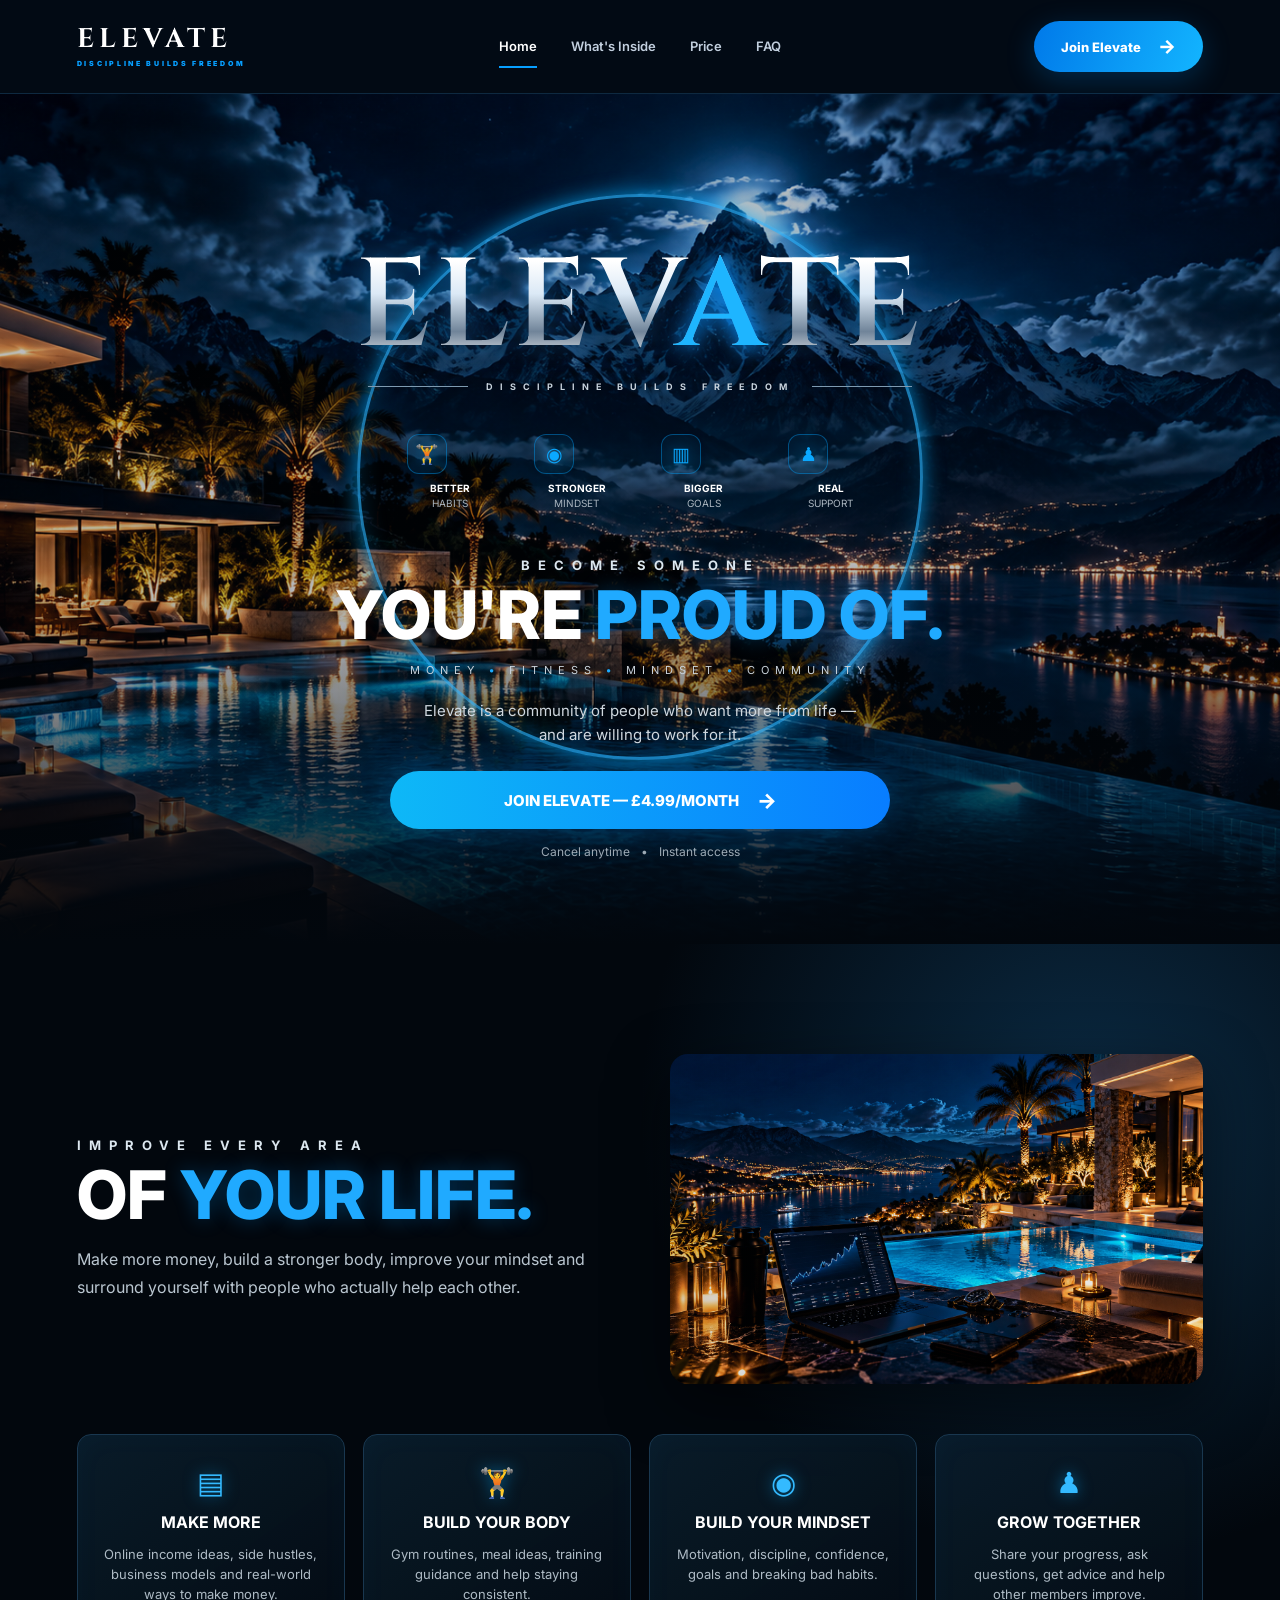
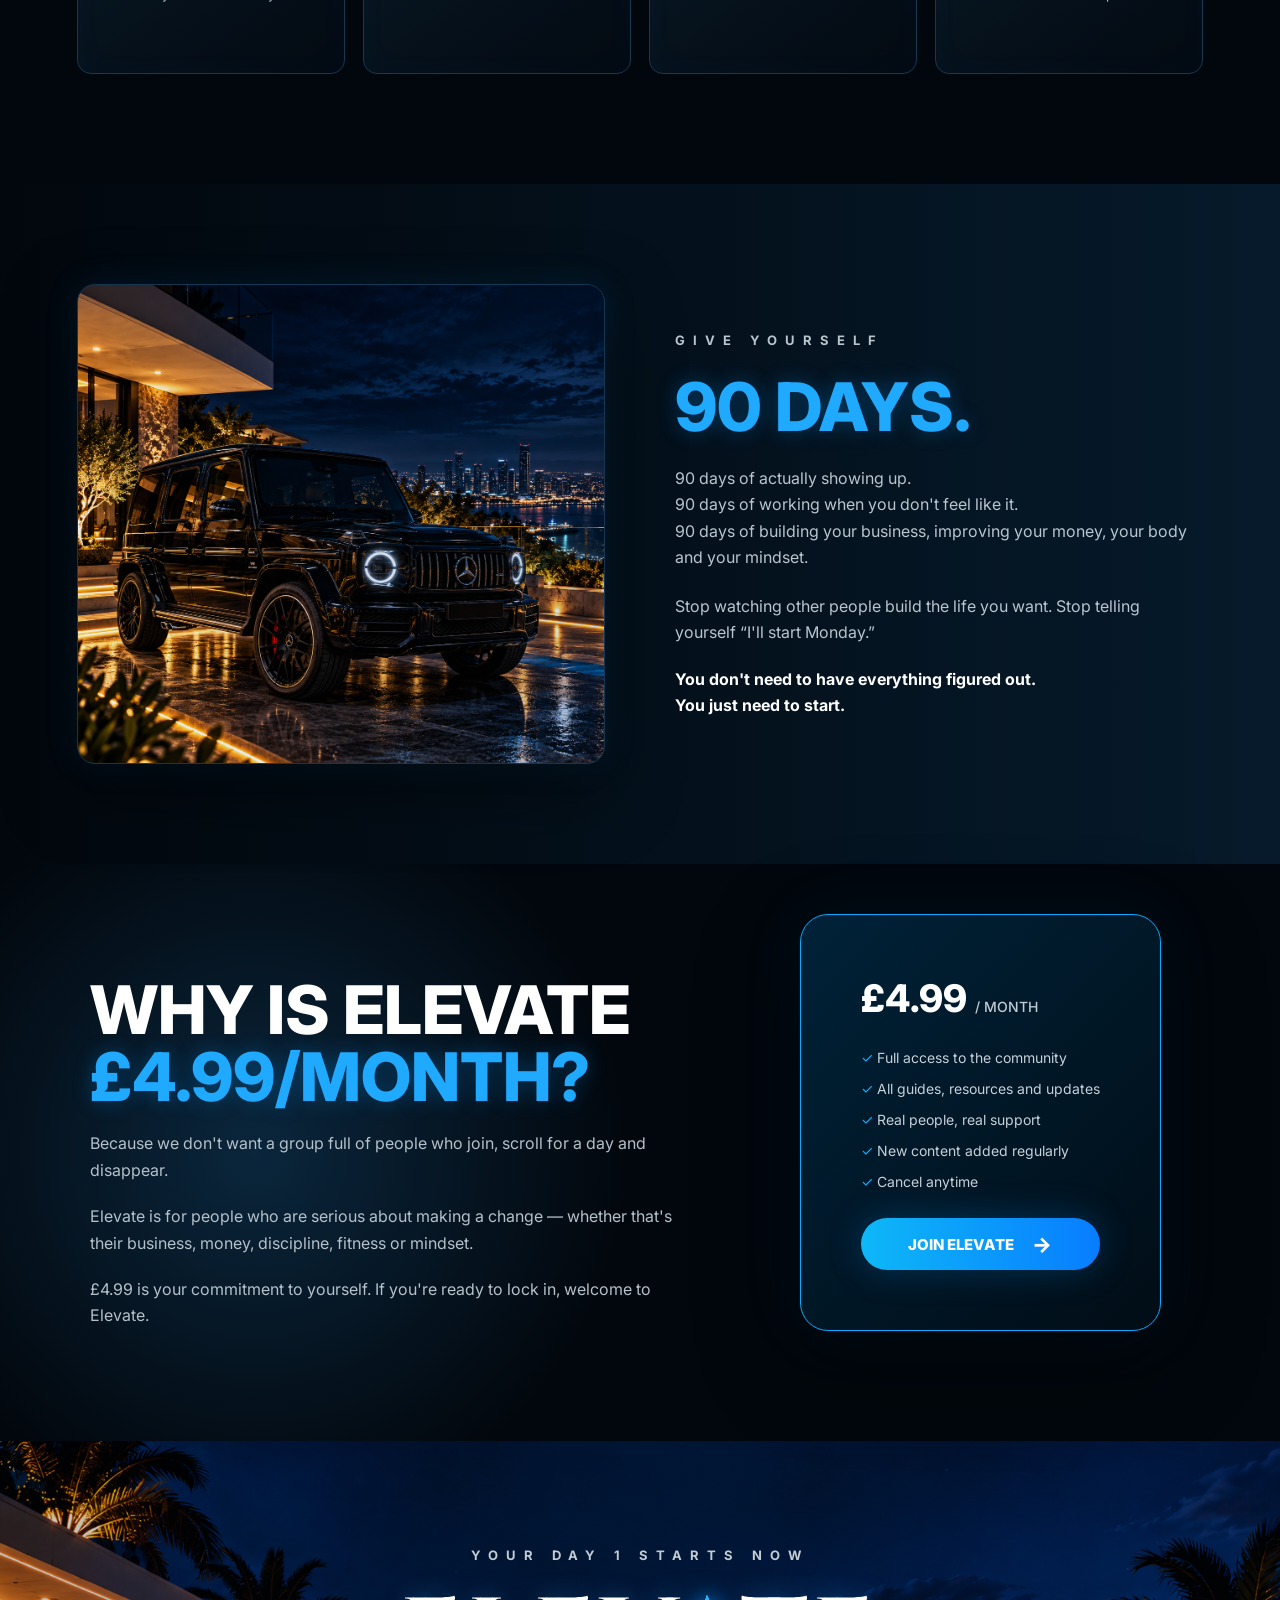
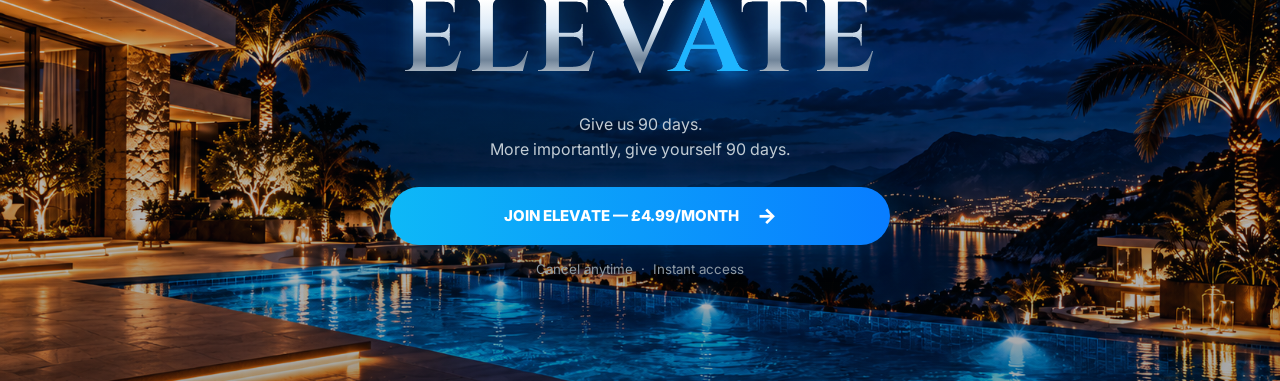
<file: index.html>
<!DOCTYPE html>
<html lang="en">
<head>
  <meta charset="UTF-8">
  <meta name="viewport" content="width=device-width, initial-scale=1.0">

  <title>Elevate | Discipline Builds Freedom</title>

  <link rel="preconnect" href="https://fonts.googleapis.com">
  <link rel="preconnect" href="https://fonts.gstatic.com" crossorigin>

  <link
    href="https://fonts.googleapis.com/css2?family=Inter:wght@400;500;600;700;800&family=Cinzel:wght@500;600;700&display=swap"
    rel="stylesheet"
  >

 <link rel="stylesheet" href="style.css">
 <link rel="stylesheet" href="whats-inside-new.css">
</head>

<body class="home-page"></body>

  <!-- NAVBAR -->
 
<header class="inside-new-nav">
  <a href="index.html" class="inside-new-brand">
    <strong>ELEVATE</strong>
    <small>DISCIPLINE BUILDS FREEDOM</small>
  </a>

  <nav class="inside-new-links" aria-label="Main navigation">
    <a href="index.html" class="active" aria-current="page">Home</a>
    <a href="whats-inside.html">What's Inside</a>
    <a href="price.html">Price</a>
    <a href="faq.html">FAQ</a>
  </nav>

  <a href="price.html" class="inside-new-button">
    Join Elevate <span aria-hidden="true">→</span>
  </a>
</header>



  <!-- HERO -->
  <main>

    <section class="hero" id="home">

      <div class="hero-overlay"></div>

      <div class="hero-content">

        <div class="hero-brand">
          ELEV<span>A</span>TE
        </div>

        <div class="brand-line">
          <span></span>
          DISCIPLINE BUILDS FREEDOM
          <span></span>
        </div>


        <div class="hero-features">

          <div class="mini-feature">
            <div class="feature-icon">🏋️</div>
            <strong>BETTER</strong>
            <small>HABITS</small>
          </div>

          <div class="mini-feature">
            <div class="feature-icon">◉</div>
            <strong>STRONGER</strong>
            <small>MINDSET</small>
          </div>

          <div class="mini-feature">
            <div class="feature-icon">▥</div>
            <strong>BIGGER</strong>
            <small>GOALS</small>
          </div>

          <div class="mini-feature">
            <div class="feature-icon">♟</div>
            <strong>REAL</strong>
            <small>SUPPORT</small>
          </div>

        </div>


        <p class="eyebrow">
          BECOME SOMEONE
        </p>

        <h1>
          YOU'RE <span>PROUD OF.</span>
        </h1>

        <p class="categories">
          MONEY <b>•</b> FITNESS <b>•</b> MINDSET <b>•</b> COMMUNITY
        </p>

        <p class="hero-description">
          Elevate is a community of people who want more from life —
          <br>
          and are willing to work for it.
        </p>

        <a href="#price" class="main-cta">
          JOIN ELEVATE — £4.99/MONTH
          <span>→</span>
        </a>

        <p class="cta-note">
          Cancel anytime <span>•</span> Instant access
        </p>

      </div>

    </section>


    <!-- WHAT'S INSIDE -->
    <section class="inside" id="inside">

      <div class="section-inner">
        <div class="inside-top">
  <div class="inside-copy">

        <p class="section-eyebrow">
          IMPROVE EVERY AREA
        </p>

        <h2>
          OF <span>YOUR LIFE.</span>
        </h2>

        <p class="section-description">
          Make more money, build a stronger body, improve your mindset
          and surround yourself with people who actually help each other.
        </p>
        </div>

<div class="inside-image"></div>

</div>

        <div class="benefit-grid">

          <article class="benefit-card">
            <div class="card-icon">▤</div>
            <h3>MAKE MORE</h3>
            <p>
              Online income ideas, side hustles, business models and
              real-world ways to make money.
            </p>
          </article>


          <article class="benefit-card">
            <div class="card-icon">🏋️</div>
            <h3>BUILD YOUR BODY</h3>
            <p>
              Gym routines, meal ideas, training guidance and help
              staying consistent.
            </p>
          </article>


          <article class="benefit-card">
            <div class="card-icon">◉</div>
            <h3>BUILD YOUR MINDSET</h3>
            <p>
              Motivation, discipline, confidence, goals and breaking
              bad habits.
            </p>
          </article>


          <article class="benefit-card">
            <div class="card-icon">♟</div>
            <h3>GROW TOGETHER</h3>
            <p>
              Share your progress, ask questions, get advice and help
              other members improve.
            </p>
          </article>

        </div>

      </div>

    </section>


    <!-- 90 DAYS -->
    <section class="challenge">

      <div class="challenge-inner">

        <div class="challenge-image"></div>

        <div class="challenge-content">

          <p class="section-eyebrow">
            GIVE YOURSELF
          </p>

          <h2>
            <span>90 DAYS.</span>
          </h2>

          <p>
            90 days of actually showing up.<br>
            90 days of working when you don't feel like it.<br>
            90 days of building your business, improving your money,
            your body and your mindset.
          </p>

          <p>
            Stop watching other people build the life you want.
            Stop telling yourself “I'll start Monday.”
          </p>

          <strong>
            You don't need to have everything figured out.<br>
            You just need to start.
          </strong>

        </div>

      </div>

    </section>


    <!-- PRICE -->
    <section class="pricing" id="price">

      <div class="pricing-inner">

        <div class="pricing-copy">

          <h2>
            WHY IS ELEVATE
            <span>£4.99/MONTH?</span>
          </h2>

          <p>
            Because we don't want a group full of people who join,
            scroll for a day and disappear.
          </p>

          <p>
            Elevate is for people who are serious about making a change —
            whether that's their business, money, discipline, fitness
            or mindset.
          </p>

          <p>
            £4.99 is your commitment to yourself.
            If you're ready to lock in, welcome to Elevate.
          </p>

        </div>


        <div class="price-card">

          <div class="price">
            £4.99 <span>/ MONTH</span>
          </div>

          <ul>
            <li>✓ Full access to the community</li>
            <li>✓ All guides, resources and updates</li>
            <li>✓ Real people, real support</li>
            <li>✓ New content added regularly</li>
            <li>✓ Cancel anytime</li>
          </ul>

          <a href="#" class="main-cta">
            JOIN ELEVATE
            <span>→</span>
          </a>

        </div>

      </div>

    </section>
  </div>

</section>
    <!-- FINAL CTA -->
    <section class="final-cta">

      <div class="final-content">

        <p class="section-eyebrow">
          YOUR DAY 1 STARTS NOW
        </p>

        <div class="final-logo">
          ELEV<span>A</span>TE
        </div>

        <p>
          Give us 90 days.<br>
          More importantly, give yourself 90 days.
        </p>

        <a href="#price" class="main-cta">
          JOIN ELEVATE — £4.99/MONTH
          <span>→</span>
        </a>

       
<small class="final-cta-note">
    Cancel anytime &nbsp;·&nbsp; Instant access
</small>


      </div>

    </section>

  </main>

</body>
</html>
</file>
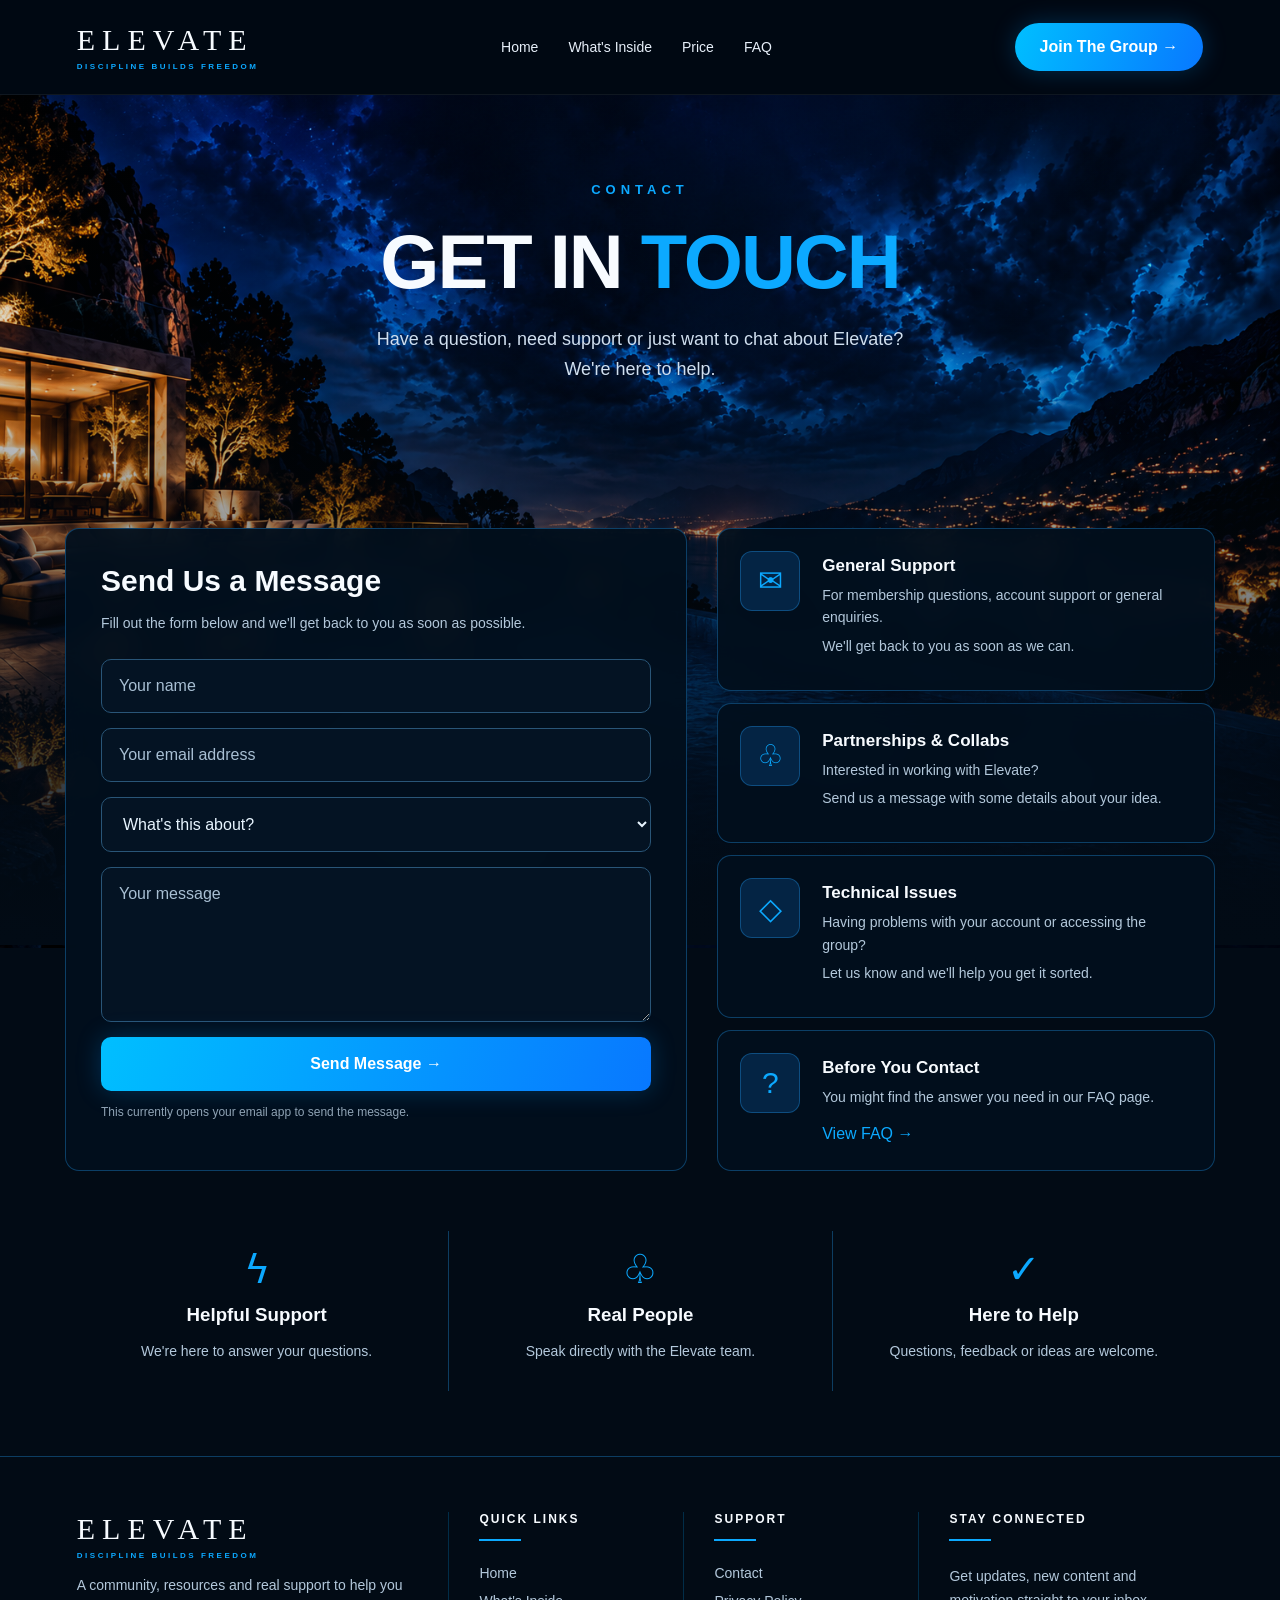
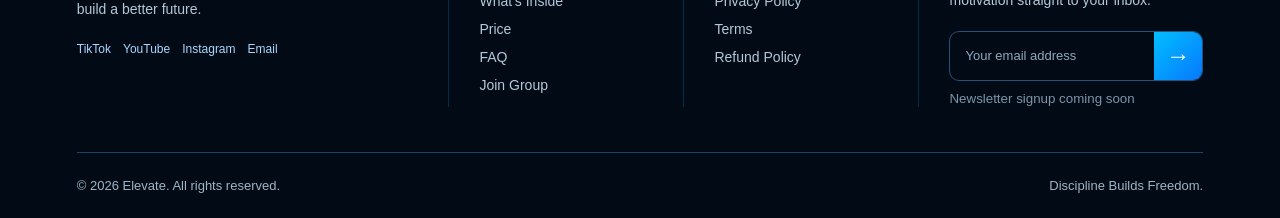
<file: contact.html>
<!DOCTYPE html>
<html lang="en">
<head>
  <meta charset="UTF-8">
  <meta name="viewport" content="width=device-width, initial-scale=1.0">
  <title>Contact Us | ELEVATE</title>
  <link rel="stylesheet" href="contact.css">
</head>

<body>
  <header class="site-header">
    <a class="logo" href="index.html">
      <span>ELEVATE</span>
      <small>DISCIPLINE BUILDS FREEDOM</small>
    </a>

    <nav class="main-nav" aria-label="Main navigation">
      <a href="index.html">Home</a>
      <a href="whats-inside.html">What's Inside</a>
      <a href="price.html">Price</a>
      <a href="faq.html">FAQ</a>
    </nav>

    <a class="nav-button" href="price.html">Join The Group →</a>
  </header>

  <main>
    <section class="contact-background">
      <div class="contact-hero">
        <span class="eyebrow">CONTACT</span>
        <h1>GET IN <span>TOUCH</span></h1>
        <p>Have a question, need support or just want to chat about Elevate?<br>
          We're here to help.</p>
      </div>

      <div class="contact-layout">
        <div class="contact-form-card">
          <h2>Send Us a Message</h2>
          <p>Fill out the form below and we'll get back to you as soon as possible.</p>

          <form id="contact-form">
            <label class="sr-only" for="contact-name">Your name</label>
            <input id="contact-name" name="name" type="text"
                   placeholder="Your name" required>

            <label class="sr-only" for="contact-email">Your email address</label>
            <input id="contact-email" name="email" type="email"
                   placeholder="Your email address" required>

            <label class="sr-only" for="contact-topic">What's this about?</label>
            <select id="contact-topic" name="topic" required>
              <option value="" disabled selected>What's this about?</option>
              <option>General Support</option>
              <option>Membership Question</option>
              <option>Technical Issue</option>
              <option>Partnership or Collaboration</option>
              <option>Other</option>
            </select>

            <label class="sr-only" for="contact-message">Your message</label>
            <textarea id="contact-message" name="message"
                      placeholder="Your message" rows="6" required></textarea>

            <button class="send-button" type="submit">
              Send Message →
            </button>
          </form>

          <p class="form-note">
            This currently opens your email app to send the message.
          </p>
        </div>

        <div class="support-cards">
          <article class="support-card">
            <div class="support-icon">✉</div>
            <div>
              <h3>General Support</h3>
              <p>For membership questions, account support or general enquiries.</p>
              <p>We'll get back to you as soon as we can.</p>
            </div>
          </article>

          <article class="support-card">
            <div class="support-icon">♧</div>
            <div>
              <h3>Partnerships &amp; Collabs</h3>
              <p>Interested in working with Elevate?</p>
              <p>Send us a message with some details about your idea.</p>
            </div>
          </article>

          <article class="support-card">
            <div class="support-icon">◇</div>
            <div>
              <h3>Technical Issues</h3>
              <p>Having problems with your account or accessing the group?</p>
              <p>Let us know and we'll help you get it sorted.</p>
            </div>
          </article>

          <article class="support-card">
            <div class="support-icon">?</div>
            <div>
              <h3>Before You Contact</h3>
              <p>You might find the answer you need in our FAQ page.</p>
              <a href="faq.html">View FAQ →</a>
            </div>
          </article>
        </div>
      </div>

      <div class="contact-highlights">
        <div>
          <span>ϟ</span>
          <h3>Helpful Support</h3>
          <p>We're here to answer your questions.</p>
        </div>
        <div>
          <span>♧</span>
          <h3>Real People</h3>
          <p>Speak directly with the Elevate team.</p>
        </div>
        <div>
          <span>✓</span>
          <h3>Here to Help</h3>
          <p>Questions, feedback or ideas are welcome.</p>
        </div>
      </div>
    </section>
  </main>

  <footer class="elevate-premium-footer">
    <div class="footer-grid">
      <div class="footer-brand">
        <a class="logo" href="index.html">
          <span>ELEVATE</span>
          <small>DISCIPLINE BUILDS FREEDOM</small>
        </a>
        <p>A community, resources and real support to help you build a better future.</p>
        <div class="footer-socials">
          <span>TikTok</span>
          <span>YouTube</span>
          <span>Instagram</span>
          <span>Email</span>
        </div>
      </div>

      <div class="footer-column">
        <h3>QUICK LINKS</h3>
        <a href="index.html">Home</a>
        <a href="whats-inside.html">What's Inside</a>
        <a href="price.html">Price</a>
        <a href="faq.html">FAQ</a>
        <a href="price.html">Join Group</a>
      </div>

      <div class="footer-column">
        <h3>SUPPORT</h3>
        <a href="contact.html">Contact</a>
        <a href="privacy.html">Privacy Policy</a>
        <a href="terms.html">Terms</a>
        <a href="refunds.html">Refund Policy</a>
      </div>

      <div class="footer-column">
        <h3>STAY CONNECTED</h3>
        <p>Get updates, new content and motivation straight to your inbox.</p>
        <div class="footer-email-preview">
          <span>Your email address</span>
          <span class="footer-arrow">→</span>
        </div>
        <small>Newsletter signup coming soon</small>
      </div>
    </div>

    <div class="footer-bottom">
      <span>© 2026 Elevate. All rights reserved.</span>
      <span>Discipline Builds Freedom.</span>
    </div>
  </footer>

 
<script>
document.getElementById("contact-form").addEventListener("submit", async function(event) {
    event.preventDefault();

    const form = this;
    const button = form.querySelector('[type="submit"]');
    const originalText = button ? button.textContent : "";

    if (button) {
        button.disabled = true;
        button.textContent = "Sending...";
    }

    try {
        const response = await fetch("https://formspree.io/f/mqpedggp", {
            method: "POST",
            body: new FormData(form),
            headers: {
                "Accept": "application/json"
            }
        });

        if (!response.ok) {
            throw new Error("Failed to send");
        }

        alert("Your message has been sent successfully! Elevate Support will be in touch shortly.");
        form.reset();

    } catch (error) {
        alert("Something went wrong. Please try again.");
    } finally {
        if (button) {
            button.disabled = false;
            button.textContent = originalText;
        }
    }
});
</script>

</body>
</html>
</file>
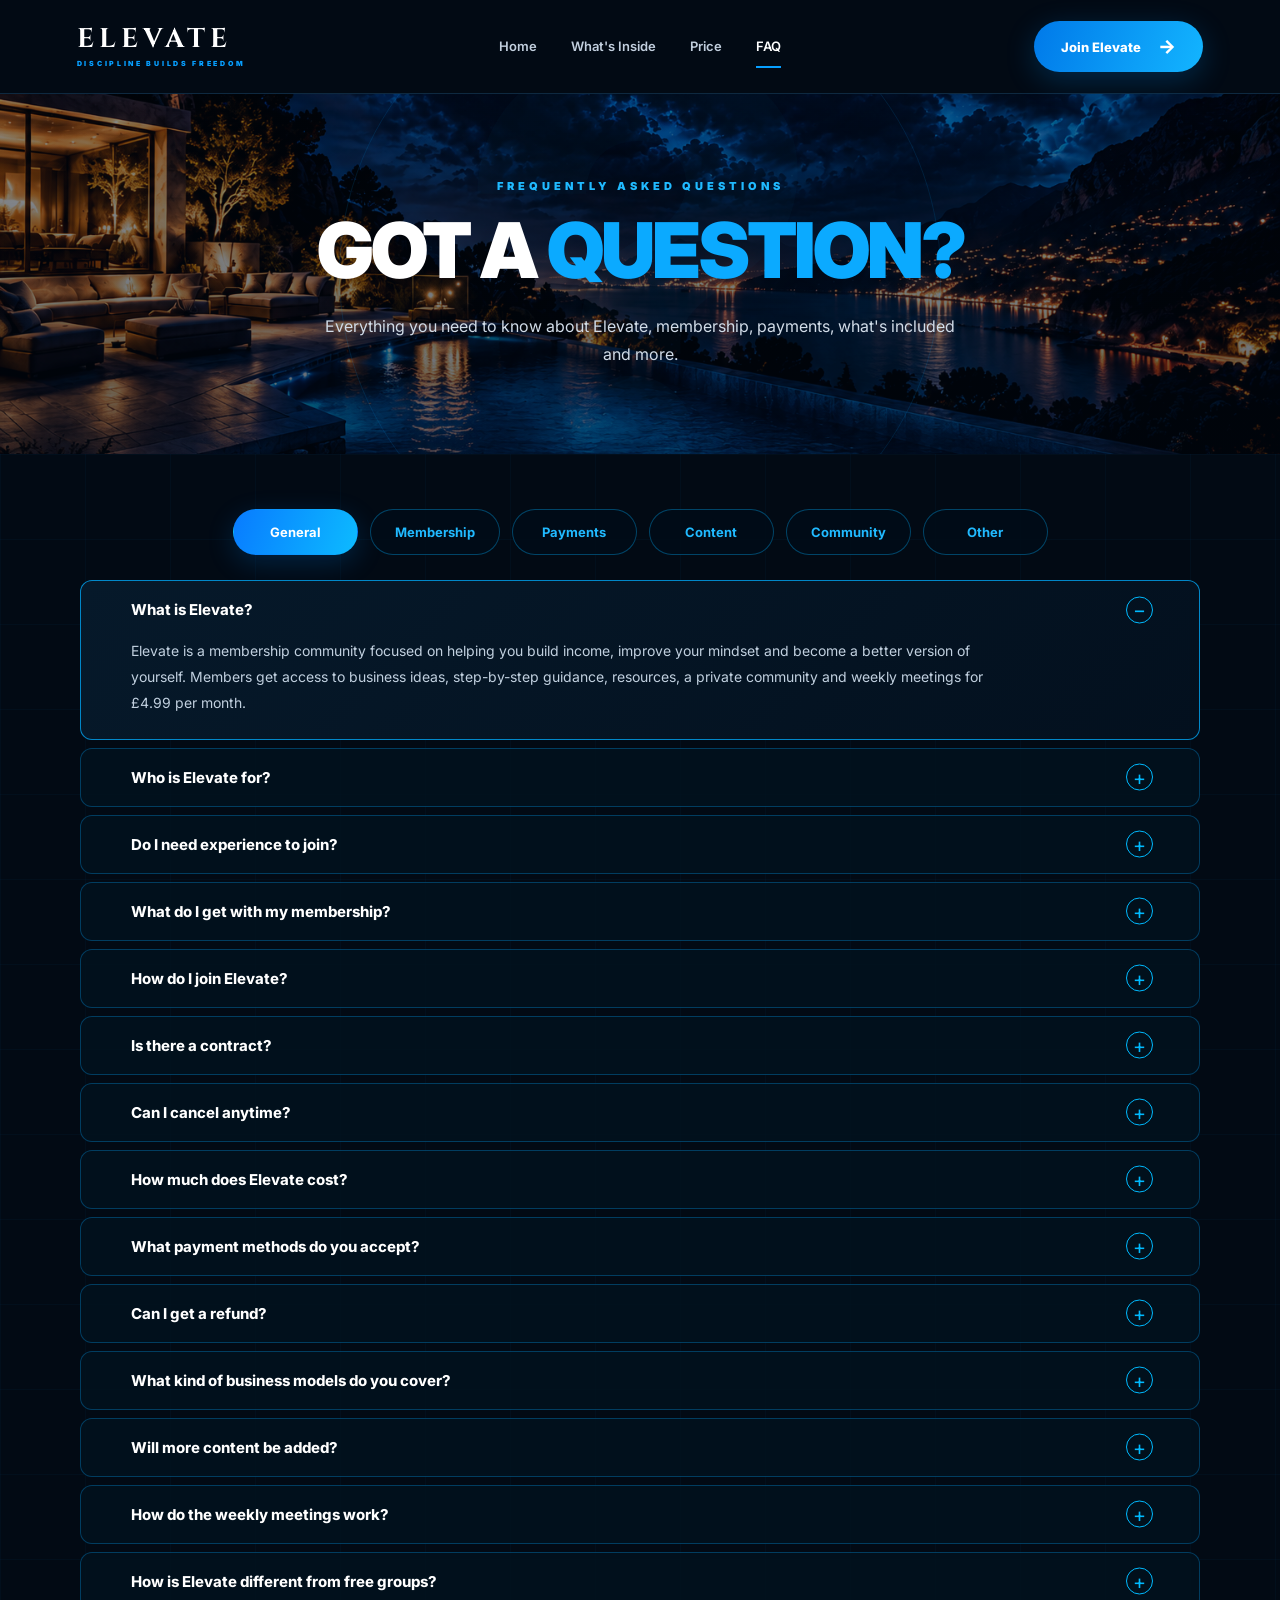
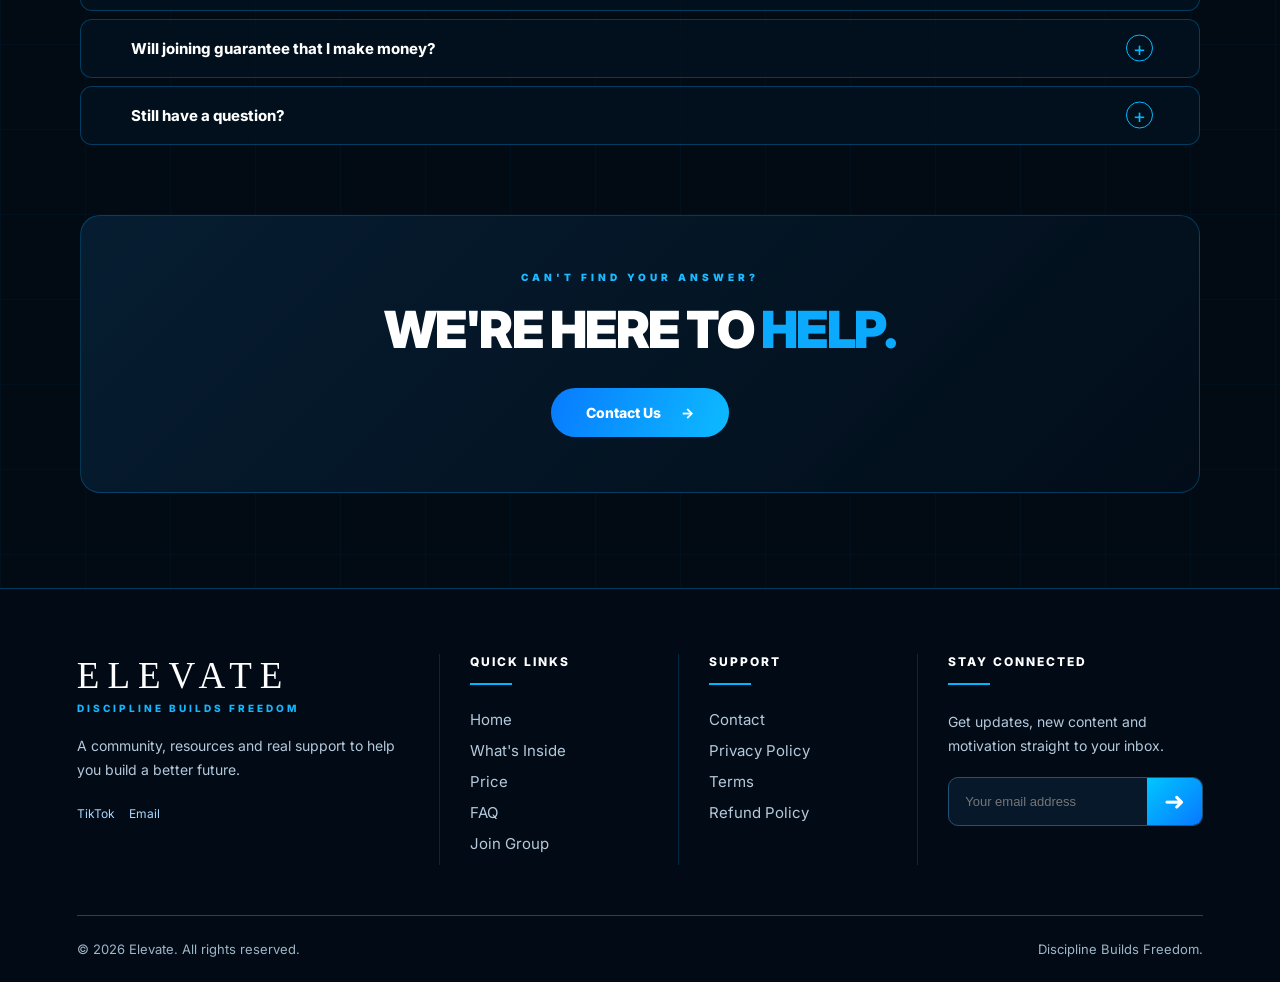
<file: faq.html>
<!DOCTYPE html>
<html lang="en">
<head>
  <meta charset="UTF-8">
  <meta name="viewport" content="width=device-width, initial-scale=1.0">
  <title>FAQ | Elevate</title>

  <link rel="preconnect" href="https://fonts.googleapis.com">
  <link rel="preconnect" href="https://fonts.gstatic.com" crossorigin>
  <link href="https://fonts.googleapis.com/css2?family=Inter:wght@400;500;600;700;800;900&family=Cinzel:wght@500;600;700&display=swap" rel="stylesheet">

  <link rel="stylesheet" href="style.css">
  <link rel="stylesheet" href="whats-inside-new.css">
  <link rel="stylesheet" href="faq.css">
</head>

<body class="faq-page">

 

<header class="inside-new-nav">
  <a href="index.html" class="inside-new-brand">
    <strong>ELEVATE</strong>
    <small>DISCIPLINE BUILDS FREEDOM</small>
  </a>

  <nav class="inside-new-links" aria-label="Main navigation">
    <a href="index.html">Home</a>
    <a href="whats-inside.html">What's Inside</a>
    <a href="price.html">Price</a>
    <a href="faq.html" class="active" aria-current="page">FAQ</a>
  </nav>

  <a href="price.html" class="inside-new-button">
    Join Elevate <span aria-hidden="true">→</span>
  </a>
</header>



  <main>
    <!-- FAQ HERO -->
    <section class="faq-hero">
      <div class="faq-hero-content">
        <p class="faq-kicker">FREQUENTLY ASKED QUESTIONS</p>
        <h1>GOT A <span>QUESTION?</span></h1>
        <p>
          Everything you need to know about Elevate, membership,
          payments, what's included and more.
        </p>
      </div>
    </section>

    <!-- FAQ QUESTIONS -->
    <section class="faq-section" id="questions">
      <div class="faq-container">

        <div class="faq-categories" role="group" aria-label="FAQ categories">
          <button class="faq-category active" type="button" data-category="general">General</button>
          <button class="faq-category" type="button" data-category="membership">Membership</button>
          <button class="faq-category" type="button" data-category="payments">Payments</button>
          <button class="faq-category" type="button" data-category="content">Content</button>
          <button class="faq-category" type="button" data-category="community">Community</button>
          <button class="faq-category" type="button" data-category="other">Other</button>
        </div>

        <div class="faq-list">

          <details class="faq-item" data-category="general" open>
            <summary>What is Elevate?</summary>
            <div class="faq-answer">
              Elevate is a membership community focused on helping you build
              income, improve your mindset and become a better version of
              yourself. Members get access to business ideas, step-by-step
              guidance, resources, a private community and weekly meetings
              for £4.99 per month.
            </div>
          </details>

          <details class="faq-item" data-category="general">
            <summary>Who is Elevate for?</summary>
            <div class="faq-answer">
              Elevate is for people who want to improve themselves, explore
              business opportunities and surround themselves with others
              who are serious about making progress.
            </div>
          </details>

          <details class="faq-item" data-category="general">
            <summary>Do I need experience to join?</summary>
            <div class="faq-answer">
              No. Elevate is designed to be approachable for beginners,
              while also offering useful ideas and discussions for people
              who have already started building something.
            </div>
          </details>

          <details class="faq-item" data-category="membership">
            <summary>What do I get with my membership?</summary>
            <div class="faq-answer">
              You'll get access to business models and opportunities,
              practical guides, content creation information, personal
              development resources, the Elevate community and weekly meetings.
            </div>
          </details>

          <details class="faq-item" data-category="membership">
            <summary>How do I join Elevate?</summary>
            <div class="faq-answer">
              Visit our Price page, choose to join and follow the
              membership sign-up instructions.
            </div>
          </details>

          <details class="faq-item" data-category="membership">
            <summary>Is there a contract?</summary>
            <div class="faq-answer">
              No long-term commitment. Elevate is a monthly membership
              that you can cancel whenever you choose.
            </div>
          </details>

          <details class="faq-item" data-category="membership">
            <summary>Can I cancel anytime?</summary>
            <div class="faq-answer">
              Yes. You can cancel your subscription at any time.
              See our Terms and Refund Policy for more information.
            </div>
          </details>

          <details class="faq-item" data-category="payments">
            <summary>How much does Elevate cost?</summary>
            <div class="faq-answer">
              Elevate costs £4.99 per month, equivalent to approximately
              £1.15 per week.
            </div>
          </details>

          <details class="faq-item" data-category="payments">
            <summary>What payment methods do you accept?</summary>
            <div class="faq-answer">
              Available payment methods will be displayed securely
              during checkout.
            </div>
          </details>

          <details class="faq-item" data-category="payments">
            <summary>Can I get a refund?</summary>
            <div class="faq-answer">
              Please read our <a href="refunds.html">Refund Policy</a>
              for information about eligibility and how to contact us.
            </div>
          </details>

          <details class="faq-item" data-category="content">
            <summary>What kind of business models do you cover?</summary>
            <div class="faq-answer">
              We explore low-cost business ideas, TikTok Shop,
              content creation, service-based businesses and other
              online and offline opportunities.
            </div>
          </details>

          <details class="faq-item" data-category="content">
            <summary>Will more content be added?</summary>
            <div class="faq-answer">
              Yes. We aim to keep expanding Elevate with new resources,
              ideas and practical guidance as the community grows.
            </div>
          </details>

          <details class="faq-item" data-category="community">
            <summary>How do the weekly meetings work?</summary>
            <div class="faq-answer">
              Weekly group meetings are designed for questions,
              business discussions, sharing progress and learning
              alongside other Elevate members.
            </div>
          </details>

          <details class="faq-item" data-category="community">
            <summary>How is Elevate different from free groups?</summary>
            <div class="faq-answer">
              Elevate is built around practical learning, ongoing
              resources, structured support and a community that
              encourages members to take action.
            </div>
          </details>

          <details class="faq-item" data-category="other">
            <summary>Will joining guarantee that I make money?</summary>
            <div class="faq-answer">
              No. Elevate provides information, ideas and community
              support, but your results depend on your circumstances,
              decisions and effort. Earnings are never guaranteed.
            </div>
          </details>

          <details class="faq-item" data-category="other">
            <summary>Still have a question?</summary>
            <div class="faq-answer">
              We're happy to help. Visit our
              <a href="contact.html">Contact page</a>
              and send us your question.
            </div>
          </details>

        </div>

        <div class="faq-contact">
          <p>CAN'T FIND YOUR ANSWER?</p>
          <h2>WE'RE HERE TO <span>HELP.</span></h2>
          <a href="contact.html" class="faq-contact-button">
            Contact Us <span>→</span>
          </a>
        </div>

      </div>
    </section>
  </main>

  <!-- YOUR ORIGINAL PREMIUM FOOTER -->
  <footer class="elevate-premium-footer">
    <div class="elevate-footer-grid">

      <div class="elevate-footer-brand">
        <h2>ELEVATE</h2>
        <span class="elevate-footer-tagline">DISCIPLINE BUILDS FREEDOM</span>
        <p>A community, resources and real support to help you build a better future.</p>

        <div class="elevate-footer-socials">
          <a href="#" aria-label="TikTok">TikTok</a>
          <a href="contact.html" aria-label="Contact">Email</a>
        </div>
      </div>

      <div class="elevate-footer-column">
        <h3>QUICK LINKS</h3>
        <a href="index.html">Home</a>
        <a href="whats-inside.html">What's Inside</a>
        <a href="price.html">Price</a>
        <a href="faq.html">FAQ</a>
        <a href="price.html">Join Group</a>
      </div>

      <div class="elevate-footer-column">
        <h3>SUPPORT</h3>
        <a href="contact.html">Contact</a>
        <a href="privacy.html">Privacy Policy</a>
        <a href="terms.html">Terms</a>
        <a href="refunds.html">Refund Policy</a>
      </div>

      <div class="elevate-footer-column elevate-footer-connect">
        <h3>STAY CONNECTED</h3>
        <p>Get updates, new content and motivation straight to your inbox.</p>

        <form class="elevate-footer-signup" id="faq-newsletter">
          <input type="email" placeholder="Your email address" aria-label="Your email address" required>
          <button type="submit" aria-label="Subscribe">➜</button>
        </form>
      </div>

    </div>

    <div class="elevate-footer-bottom">
      <span>© 2026 Elevate. All rights reserved.</span>
      <span>Discipline Builds Freedom.</span>
    </div>
  </footer>

  <script>
    const categoryButtons = document.querySelectorAll(".faq-category");
    const faqItems = document.querySelectorAll(".faq-item");

    categoryButtons.forEach(button => {
      button.addEventListener("click", () => {
        const category = button.dataset.category;

        categoryButtons.forEach(btn => {
          btn.classList.toggle("active", btn === button);
        });

        faqItems.forEach(item => {
          item.hidden = item.dataset.category !== category;
          item.open = false;
        });

        const firstVisible = document.querySelector(
          '.faq-item[data-category="' + category + '"]'
        );

        if (firstVisible) firstVisible.open = true;
      });
    });

    document.getElementById("faq-newsletter").addEventListener("submit", event => {
      event.preventDefault();
      alert("Newsletter sign-up is not connected yet.");
    });
  </script>

</body>
</html>
</file>
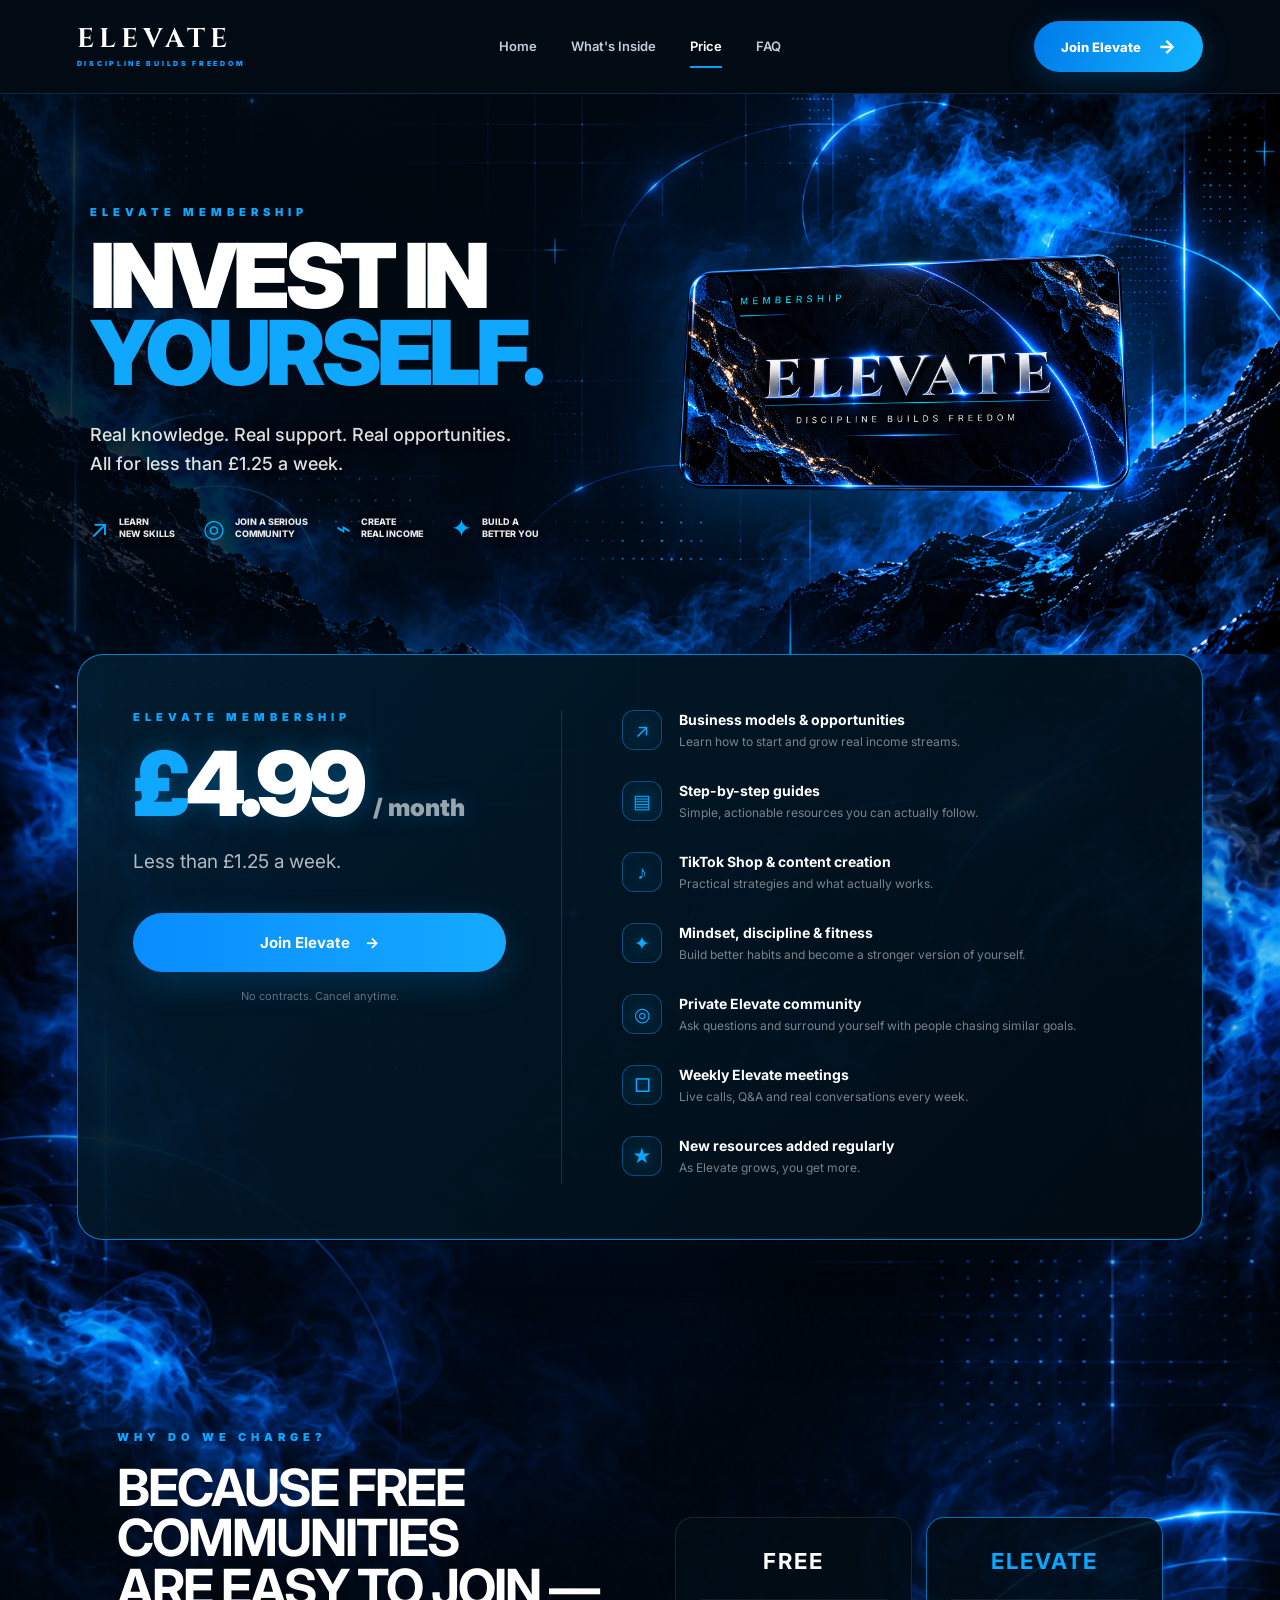
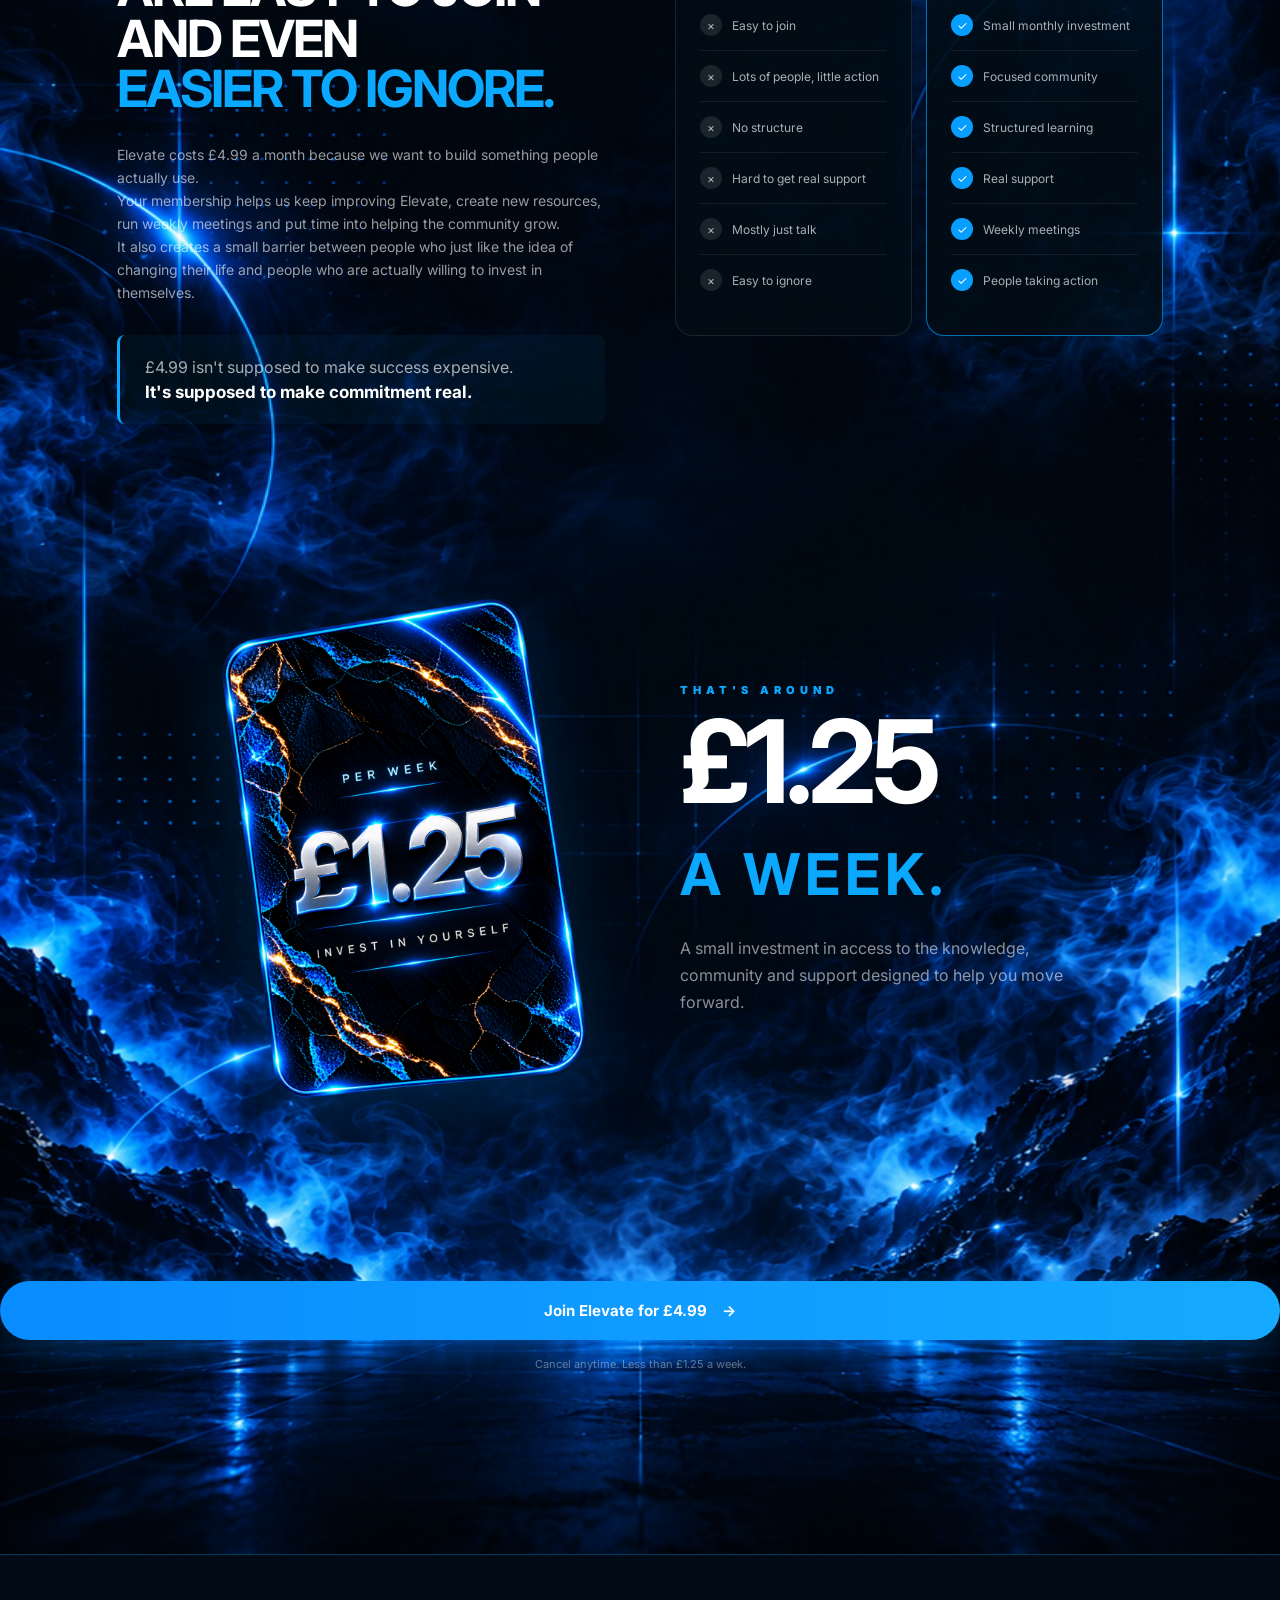
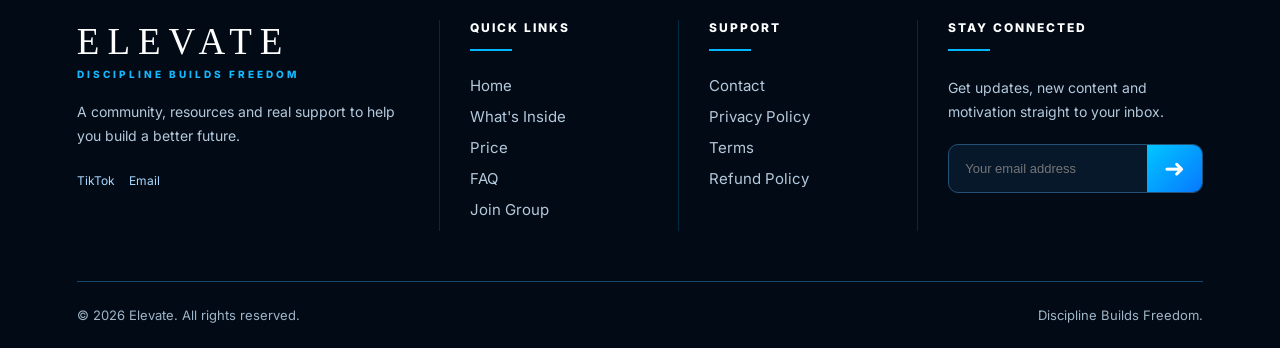
<file: price.html>
<!DOCTYPE html>
<html lang="en">
<head>
  <meta charset="UTF-8">
  <meta name="viewport" content="width=device-width, initial-scale=1.0">

  <title>Price | Elevate</title>

  <link rel="preconnect" href="https://fonts.googleapis.com">
  <link rel="preconnect" href="https://fonts.gstatic.com" crossorigin>
  <link href="https://fonts.googleapis.com/css2?family=Inter:wght@400;500;600;700;800;900&family=Cinzel:wght@500;600;700&display=swap" rel="stylesheet">

  <link rel="stylesheet" href="style.css">
  <link rel="stylesheet" href="whats-inside-new.css">
</head>

<body class="price-page">

  <!-- NAV -->
  
<header class="inside-new-nav">
  <a href="index.html" class="inside-new-brand">
    <strong>ELEVATE</strong>
    <small>DISCIPLINE BUILDS FREEDOM</small>
  </a>

  <nav class="inside-new-links" aria-label="Main navigation">
    <a href="index.html">Home</a>
    <a href="whats-inside.html">What's Inside</a>
    <a href="price.html" class="active" aria-current="page">Price</a>
    <a href="faq.html">FAQ</a>
  </nav>

 
<a href="https://buy.stripe.com/eVq00l92Adl63z00Ro9IQ00" class="inside-new-button">
    Join Elevate <span aria-hidden="true">→</span>
</a>

</header>



  <main>

    <!-- HERO -->
    <section class="new-price-hero">

      <div class="new-price-hero-copy">

        <p class="blue-label">ELEVATE MEMBERSHIP</p>

        <h1>
          INVEST IN<br>
          <span>YOURSELF.</span>
        </h1>

        <p class="new-price-subtitle">
          Real knowledge. Real support. Real opportunities.<br>
          All for less than £1.25 a week.
        </p>

        <div class="hero-mini-features">

          <div>
            <span class="mini-icon">↗</span>
            <p>LEARN<br>NEW SKILLS</p>
          </div>

          <div>
            <span class="mini-icon">◎</span>
            <p>JOIN A SERIOUS<br>COMMUNITY</p>
          </div>

          <div>
            <span class="mini-icon">⌁</span>
            <p>CREATE<br>REAL INCOME</p>
          </div>

          <div>
            <span class="mini-icon">✦</span>
            <p>BUILD A<br>BETTER YOU</p>
          </div>

        </div>

      </div>

   
<div class="membership-visual">
    <img
        src="images/elevate-membership-card.png"
        alt="ELEVATE Premium Membership Card"
        class="elevate-card-image"
    >
</div>


    </section>
<div class="price-content-background">

    <!-- MAIN MEMBERSHIP PRICE -->
    <section class="membership-wrap" id="membership">

      <div class="membership-box">

        <div class="membership-price-side">

          <p class="blue-label">ELEVATE MEMBERSHIP</p>

          <div class="big-price">
            <span>£</span>4.99
            <small>/ month</small>
          </div>

          <p class="weekly-line">
            Less than £1.25 a week.
          </p>

          <a href="#" class="main-join-button">
            Join Elevate <span>→</span>
          </a>

          <p class="cancel-text">
            No contracts. Cancel anytime.
          </p>

        </div>


        <div class="membership-features">

          <div class="membership-feature">
            <div class="feature-icon">↗</div>
            <div>
              <h3>Business models & opportunities</h3>
              <p>Learn how to start and grow real income streams.</p>
            </div>
          </div>

          <div class="membership-feature">
            <div class="feature-icon">▤</div>
            <div>
              <h3>Step-by-step guides</h3>
              <p>Simple, actionable resources you can actually follow.</p>
            </div>
          </div>

          <div class="membership-feature">
            <div class="feature-icon">♪</div>
            <div>
              <h3>TikTok Shop & content creation</h3>
              <p>Practical strategies and what actually works.</p>
            </div>
          </div>

          <div class="membership-feature">
            <div class="feature-icon">✦</div>
            <div>
              <h3>Mindset, discipline & fitness</h3>
              <p>Build better habits and become a stronger version of yourself.</p>
            </div>
          </div>

          <div class="membership-feature">
            <div class="feature-icon">◎</div>
            <div>
              <h3>Private Elevate community</h3>
              <p>Ask questions and surround yourself with people chasing similar goals.</p>
            </div>
          </div>

          <div class="membership-feature">
            <div class="feature-icon">□</div>
            <div>
              <h3>Weekly Elevate meetings</h3>
              <p>Live calls, Q&amp;A and real conversations every week.</p>
            </div>
          </div>

          <div class="membership-feature">
            <div class="feature-icon">★</div>
            <div>
              <h3>New resources added regularly</h3>
              <p>As Elevate grows, you get more.</p>
            </div>
          </div>

        </div>

      </div>

    </section>


    <!-- WHY WE CHARGE -->
    <section class="charge-section">

      <div class="charge-copy">

        <p class="blue-label">WHY DO WE CHARGE?</p>

        <h2>
          BECAUSE FREE COMMUNITIES<br>
          ARE EASY TO JOIN — AND EVEN<br>
          <span>EASIER TO IGNORE.</span>
        </h2>

        <p>
          Elevate costs £4.99 a month because we want to build
          something people actually use.
        </p>

        <p>
          Your membership helps us keep improving Elevate,
          create new resources, run weekly meetings and put
          time into helping the community grow.
        </p>

        <p>
          It also creates a small barrier between people who
          just like the idea of changing their life and people
          who are actually willing to invest in themselves.
        </p>

        <div class="charge-statement">
          <span>£4.99 isn't supposed to make success expensive.</span>
          <strong>It's supposed to make commitment real.</strong>
        </div>

      </div>


      <!-- FREE VS ELEVATE -->
      <div class="compare-wrap">

        <div class="compare-card free-card">

          <h3>FREE</h3>

          <ul>
            <li><span>×</span> Easy to join</li>
            <li><span>×</span> Lots of people, little action</li>
            <li><span>×</span> No structure</li>
            <li><span>×</span> Hard to get real support</li>
            <li><span>×</span> Mostly just talk</li>
            <li><span>×</span> Easy to ignore</li>
          </ul>

        </div>


        <div class="compare-card elevate-card">

          <h3>ELEVATE</h3>

          <ul>
            <li><span>✓</span> Small monthly investment</li>
            <li><span>✓</span> Focused community</li>
            <li><span>✓</span> Structured learning</li>
            <li><span>✓</span> Real support</li>
            <li><span>✓</span> Weekly meetings</li>
            <li><span>✓</span> People taking action</li>
          </ul>

        </div>

      </div>

    </section>


    <!-- £1.15 SECTION -->
    <section class="weekly-value">

     
<div class="weekly-visual">
    <img
        src="images/elevate-weekly-card.png"
        alt="£1.25 per week — Invest in Yourself"
        class="elevate-weekly-card-image"
    >
</div>



      <div class="weekly-copy">

        <p class="blue-label">THAT'S AROUND</p>

        <h2>
          £1.25<br>
          <span>A WEEK.</span>
        </h2>

        <p>
          A small investment in access to the knowledge,
          community and support designed to help you move forward.
        </p>

      </div>

    </section>


   


      <a href="#membership" class="bottom-join-button">
        Join Elevate for £4.99 <span>→</span>
      </a>

      <p class="bottom-cancel">
        Cancel anytime. Less than £1.25 a week.
      </p>

    </section>
</div>
  </main>

<!-- ELEVATE PREMIUM FOOTER -->
<footer class="elevate-premium-footer">

  <div class="elevate-footer-grid">

    <!-- BRAND -->
    <div class="elevate-footer-brand">
      <h2>ELEVATE</h2>
      <span class="elevate-footer-tagline">
        DISCIPLINE BUILDS FREEDOM
      </span>

      <p>
        A community, resources and real support
        to help you build a better future.
      </p>

      <div class="elevate-footer-socials">
       
<a href="https://www.tiktok.com/@elevate_motivation0" target="_blank" rel="noopener noreferrer">TikTok</a>

        <a href="contact.html">Email</a>
      </div>
    </div>

    <!-- QUICK LINKS -->
    <div class="elevate-footer-column">
      <h3>QUICK LINKS</h3>

      <a href="index.html">Home</a>
      <a href="whats-inside.html">What's Inside</a>
      <a href="price.html">Price</a>
      <a href="faq.html">FAQ</a>
    
<a href="https://buy.stripe.com/eVq00l92Adl63z00Ro9IQ00">Join Group</a>

    </div>

    <!-- SUPPORT -->
    <div class="elevate-footer-column">
      <h3>SUPPORT</h3>

      <a href="contact.html">Contact</a>
      <a href="privacy.html">Privacy Policy</a>
      <a href="terms.html">Terms</a>
      <a href="refunds.html">Refund Policy</a>
    </div>

    <!-- STAY CONNECTED -->
    <div class="elevate-footer-column elevate-footer-connect">
      <h3>STAY CONNECTED</h3>

      <p>
        Get updates, new content and motivation
        straight to your inbox.
      </p>

      <form class="elevate-footer-signup" id="price-newsletter">
        <input
          type="email"
          placeholder="Your email address"
          aria-label="Your email address"
          required
        >
        <button type="submit" aria-label="Subscribe">➜</button>
      </form>
    </div>

  </div>

  <div class="elevate-footer-bottom">
    <span>© 2026 Elevate. All rights reserved.</span>
    <span>Discipline Builds Freedom.</span>
  </div>

</footer>

<script>
  document.getElementById("price-newsletter")
    .addEventListener("submit", function(event) {
      event.preventDefault();
      alert("Newsletter sign-up is not connected yet.");
    });
</script>

</body>
</html>
</file>
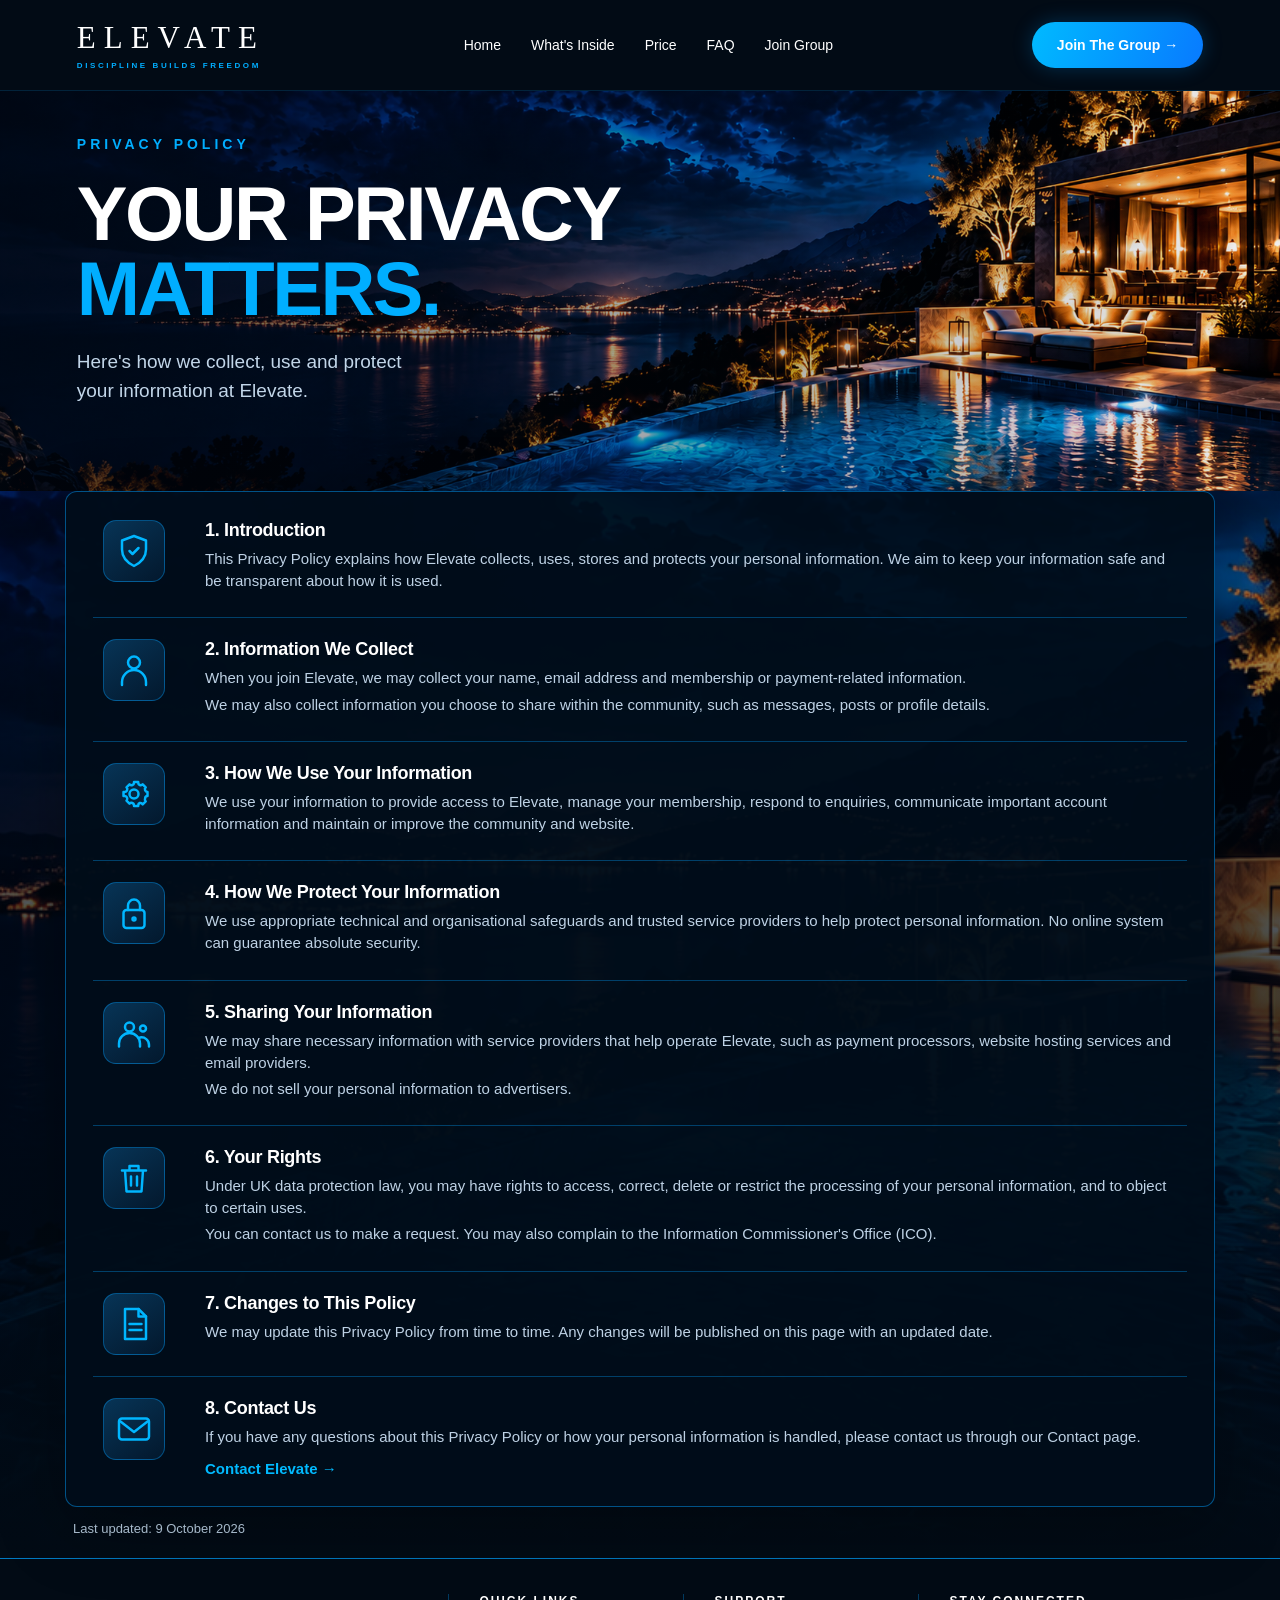
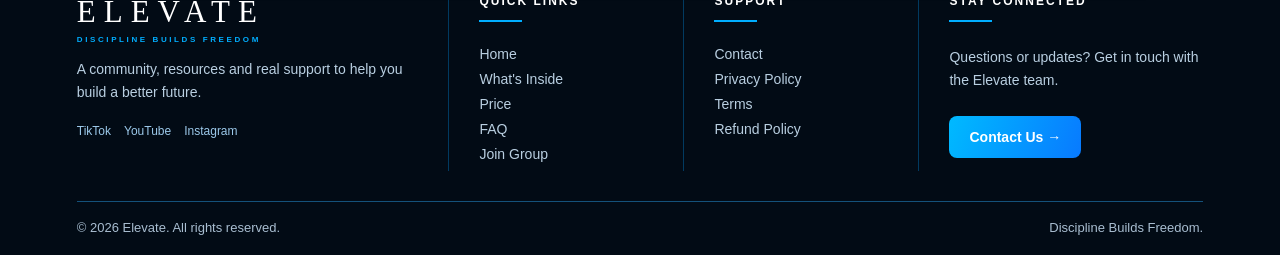
<file: privacy.html>
<!DOCTYPE html>
<html lang="en">
<head>
  <meta charset="UTF-8">
  <meta name="viewport" content="width=device-width, initial-scale=1.0">
  <title>Privacy Policy | ELEVATE</title>
  <link rel="stylesheet" href="privacy.css">
</head>

<body>

<header class="site-header">
  <a href="index.html" class="logo">
    <span>ELEVATE</span>
    <small>DISCIPLINE BUILDS FREEDOM</small>
  </a>

  <nav class="main-nav">
    <a href="index.html">Home</a>
    <a href="whats-inside.html">What's Inside</a>
    <a href="price.html">Price</a>
    <a href="faq.html">FAQ</a>
    <a href="price.html">Join Group</a>
  </nav>

  <a href="price.html" class="join-btn">
    Join The Group <span>→</span>
  </a>
</header>

<main class="privacy-page">

  <section class="privacy-hero">
    <div class="hero-inner">
      <p class="eyebrow">PRIVACY POLICY</p>
      <h1>YOUR PRIVACY<br><span>MATTERS.</span></h1>
      <p class="hero-description">
        Here's how we collect, use and protect<br>
        your information at Elevate.
      </p>
    </div>
  </section>

  <section class="privacy-main">

    <div class="policy-panel">

      <article class="policy-row">
        <div class="policy-icon">
          <svg viewBox="0 0 24 24"><path d="M12 2 4 5v6c0 5 3.4 8.7 8 11 4.6-2.3 8-6 8-11V5l-8-3Z"/><path d="m9 12 2 2 4-4"/></svg>
        </div>
        <div>
          <h2>1. Introduction</h2>
          <p>This Privacy Policy explains how Elevate collects, uses, stores and protects your personal information. We aim to keep your information safe and be transparent about how it is used.</p>
        </div>
      </article>

      <article class="policy-row">
        <div class="policy-icon">
          <svg viewBox="0 0 24 24"><circle cx="12" cy="7" r="4"/><path d="M4 22v-2a8 8 0 0 1 16 0v2"/></svg>
        </div>
        <div>
          <h2>2. Information We Collect</h2>
          <p>When you join Elevate, we may collect your name, email address and membership or payment-related information.</p>
          <p>We may also collect information you choose to share within the community, such as messages, posts or profile details.</p>
        </div>
      </article>

      <article class="policy-row">
        <div class="policy-icon">
          <svg viewBox="0 0 24 24"><circle cx="12" cy="12" r="3"/><path d="M19.4 15a1.7 1.7 0 0 0 .34 1.88l.06.06-2 2-.06-.06A1.7 1.7 0 0 0 15.86 18a1.7 1.7 0 0 0-1.06 1.57V20h-2.8v-.43A1.7 1.7 0 0 0 10.94 18a1.7 1.7 0 0 0-1.88.34L9 18.4l-2-2 .06-.06A1.7 1.7 0 0 0 7.4 14.5 1.7 1.7 0 0 0 5.83 13.4H5v-2.8h.83A1.7 1.7 0 0 0 7.4 9.5a1.7 1.7 0 0 0-.34-1.88L7 7.56l2-2 .06.06A1.7 1.7 0 0 0 10.94 6a1.7 1.7 0 0 0 1.06-1.57V4h2.8v.43A1.7 1.7 0 0 0 15.86 6a1.7 1.7 0 0 0 1.88-.34l.06-.06 2 2-.06.06A1.7 1.7 0 0 0 19.4 9.5a1.7 1.7 0 0 0 1.57 1.1H21v2.8h-.03A1.7 1.7 0 0 0 19.4 15Z"/></svg>
        </div>
        <div>
          <h2>3. How We Use Your Information</h2>
          <p>We use your information to provide access to Elevate, manage your membership, respond to enquiries, communicate important account information and maintain or improve the community and website.</p>
        </div>
      </article>

      <article class="policy-row">
        <div class="policy-icon">
          <svg viewBox="0 0 24 24"><rect x="5" y="10" width="14" height="12" rx="2"/><path d="M8 10V7a4 4 0 0 1 8 0v3"/><circle cx="12" cy="16" r="1"/></svg>
        </div>
        <div>
          <h2>4. How We Protect Your Information</h2>
          <p>We use appropriate technical and organisational safeguards and trusted service providers to help protect personal information. No online system can guarantee absolute security.</p>
        </div>
      </article>

      <article class="policy-row">
        <div class="policy-icon">
          <svg viewBox="0 0 24 24"><circle cx="9" cy="8" r="3"/><circle cx="18" cy="9" r="2"/><path d="M2 21v-2a7 7 0 0 1 14 0v2M16 15a5 5 0 0 1 6 5v1"/></svg>
        </div>
        <div>
          <h2>5. Sharing Your Information</h2>
          <p>We may share necessary information with service providers that help operate Elevate, such as payment processors, website hosting services and email providers.</p>
          <p>We do not sell your personal information to advertisers.</p>
        </div>
      </article>

      <article class="policy-row">
        <div class="policy-icon">
          <svg viewBox="0 0 24 24"><path d="M4 7h16M9 7V4h6v3M6 7l1 14h10l1-14M10 11v6M14 11v6"/></svg>
        </div>
        <div>
          <h2>6. Your Rights</h2>
          <p>Under UK data protection law, you may have rights to access, correct, delete or restrict the processing of your personal information, and to object to certain uses.</p>
          <p>You can contact us to make a request. You may also complain to the Information Commissioner's Office (ICO).</p>
        </div>
      </article>

      <article class="policy-row">
        <div class="policy-icon">
          <svg viewBox="0 0 24 24"><path d="M6 2h9l5 5v15H6z"/><path d="M15 2v5h5M9 12h8M9 16h8"/></svg>
        </div>
        <div>
          <h2>7. Changes to This Policy</h2>
          <p>We may update this Privacy Policy from time to time. Any changes will be published on this page with an updated date.</p>
        </div>
      </article>

      <article class="policy-row">
        <div class="policy-icon">
          <svg viewBox="0 0 24 24"><rect x="2" y="5" width="20" height="14" rx="2"/><path d="m3 7 9 7 9-7"/></svg>
        </div>
        <div>
          <h2>8. Contact Us</h2>
          <p>If you have any questions about this Privacy Policy or how your personal information is handled, please contact us through our Contact page.</p>
          <a class="policy-contact" href="contact.html">Contact Elevate →</a>
        </div>
      </article>

    </div>

    <p class="last-updated">Last updated: 9 October 2026</p>

  </section>

</main>

<footer class="premium-footer">
  <div class="footer-grid">

    <div class="footer-brand">
      <a href="index.html" class="logo">
        <span>ELEVATE</span>
        <small>DISCIPLINE BUILDS FREEDOM</small>
      </a>
      <p>A community, resources and real support to help you build a better future.</p>

      <div class="social-links">
        <span>TikTok</span>
        <span>YouTube</span>
        <span>Instagram</span>
      </div>
    </div>

    <div class="footer-column">
      <h3>QUICK LINKS</h3>
      <a href="index.html">Home</a>
      <a href="whats-inside.html">What's Inside</a>
      <a href="price.html">Price</a>
      <a href="faq.html">FAQ</a>
      <a href="price.html">Join Group</a>
    </div>

    <div class="footer-column">
      <h3>SUPPORT</h3>
      <a href="contact.html">Contact</a>
      <a href="privacy.html">Privacy Policy</a>
      <a href="terms.html">Terms</a>
      <a href="refunds.html">Refund Policy</a>
    </div>

    <div class="footer-column">
      <h3>STAY CONNECTED</h3>
      <p>Questions or updates? Get in touch with the Elevate team.</p>
      <a class="footer-contact" href="contact.html">Contact Us →</a>
    </div>

  </div>

  <div class="footer-bottom">
    <span>© 2026 Elevate. All rights reserved.</span>
    <span>Discipline Builds Freedom.</span>
  </div>
</footer>

</body>
</html>
</file>
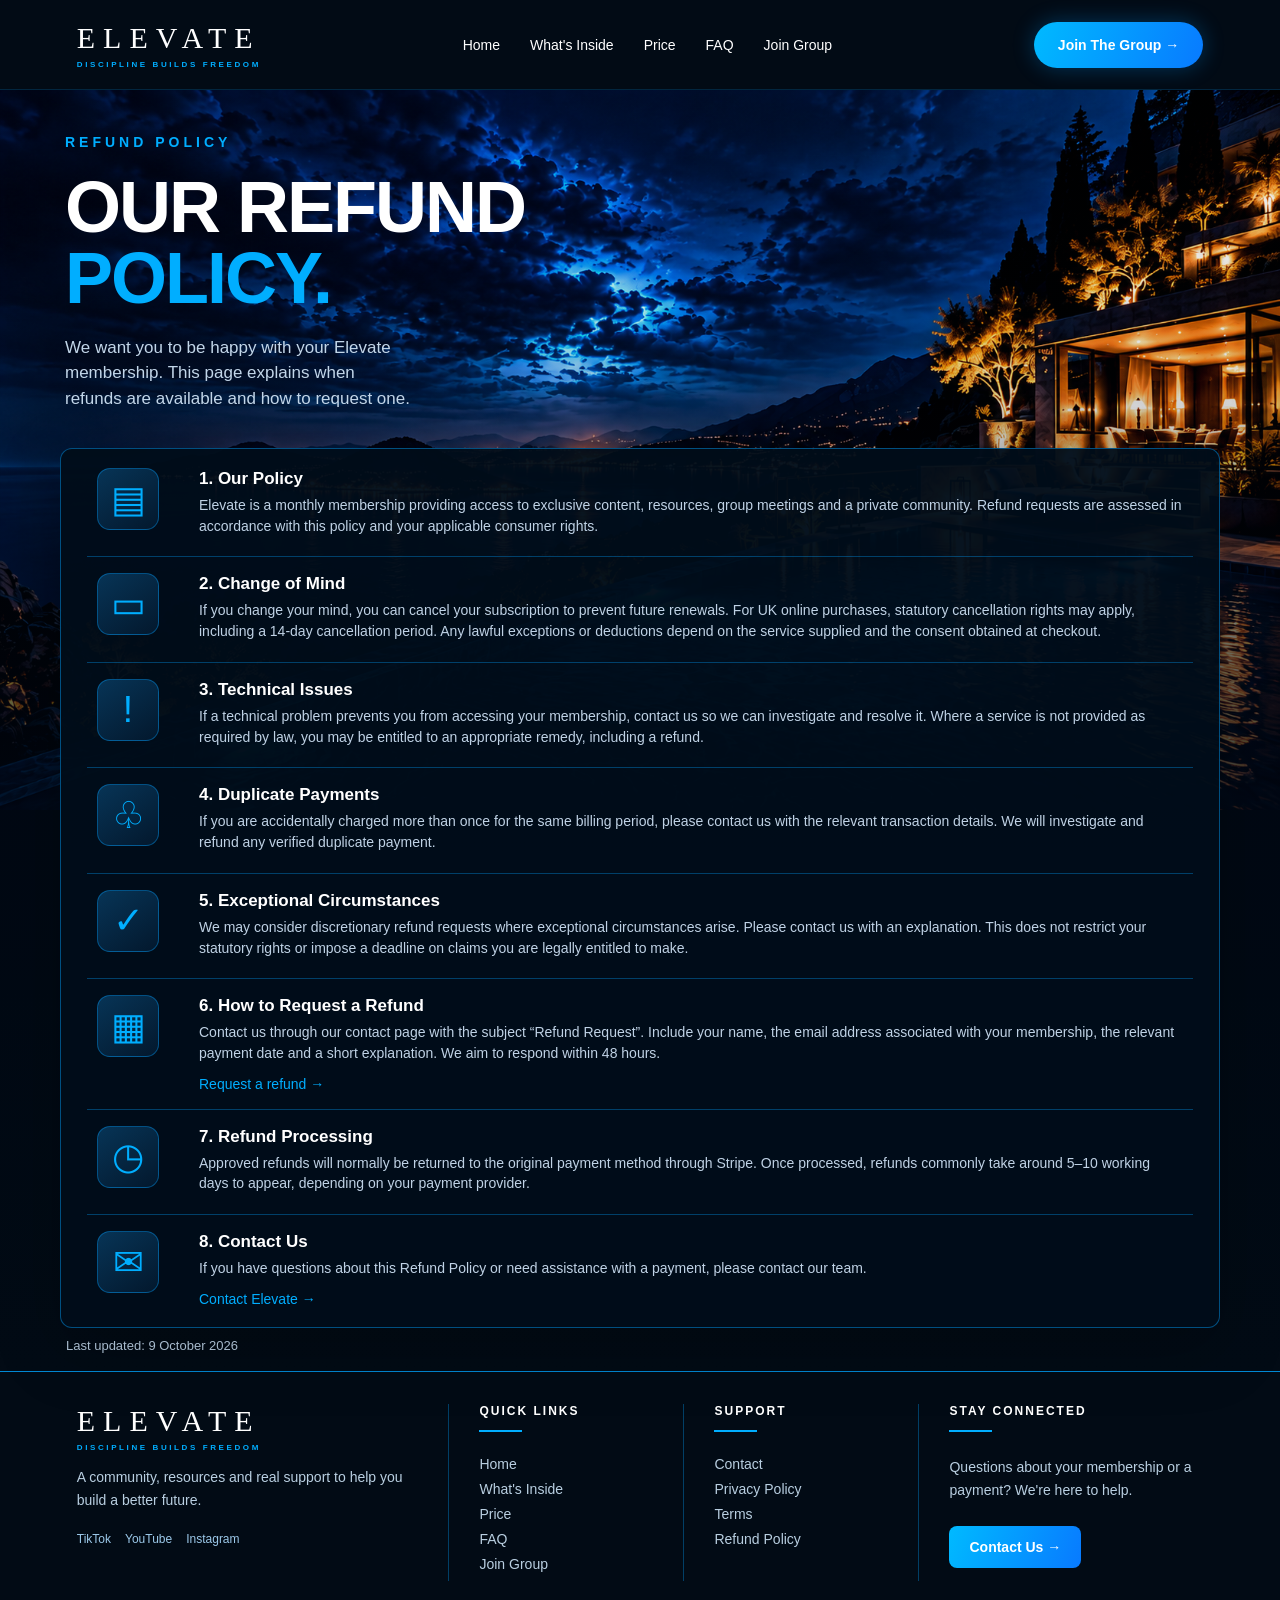
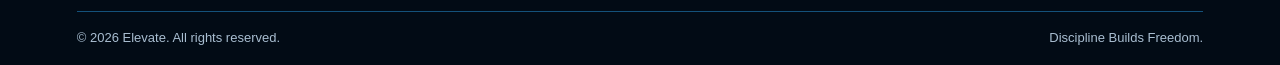
<file: refunds.html>
<!DOCTYPE html>
<html lang="en">
<head>
  <meta charset="UTF-8">
  <meta name="viewport" content="width=device-width, initial-scale=1.0">
  <title>Refund Policy | ELEVATE</title>
  <link rel="stylesheet" href="refunds.css">
</head>
<body>

<header class="site-header">
  <a href="index.html" class="logo">
    <span>ELEVATE</span>
    <small>DISCIPLINE BUILDS FREEDOM</small>
  </a>

  <nav class="main-nav">
    <a href="index.html">Home</a>
    <a href="whats-inside.html">What's Inside</a>
    <a href="price.html">Price</a>
    <a href="faq.html">FAQ</a>
    <a href="price.html">Join Group</a>
  </nav>

  <a href="price.html" class="join-btn">Join The Group →</a>
</header>

<main class="refund-page">

  <section class="refund-hero">
    <p class="eyebrow">REFUND POLICY</p>
    <h1>OUR REFUND<br><span>POLICY.</span></h1>
    <p class="hero-description">
      We want you to be happy with your Elevate<br>
      membership. This page explains when<br>
      refunds are available and how to request one.
    </p>
  </section>

  <section class="refund-content">
    <div class="refund-panel">

      <article class="refund-row">
        <div class="refund-icon">▤</div>
        <div>
          <h2>1. Our Policy</h2>
          <p>Elevate is a monthly membership providing access to exclusive content, resources, group meetings and a private community. Refund requests are assessed in accordance with this policy and your applicable consumer rights.</p>
        </div>
      </article>

      <article class="refund-row">
        <div class="refund-icon">▭</div>
        <div>
          <h2>2. Change of Mind</h2>
          <p>If you change your mind, you can cancel your subscription to prevent future renewals. For UK online purchases, statutory cancellation rights may apply, including a 14-day cancellation period. Any lawful exceptions or deductions depend on the service supplied and the consent obtained at checkout.</p>
        </div>
      </article>

      <article class="refund-row">
        <div class="refund-icon">!</div>
        <div>
          <h2>3. Technical Issues</h2>
          <p>If a technical problem prevents you from accessing your membership, contact us so we can investigate and resolve it. Where a service is not provided as required by law, you may be entitled to an appropriate remedy, including a refund.</p>
        </div>
      </article>

      <article class="refund-row">
        <div class="refund-icon">♧</div>
        <div>
          <h2>4. Duplicate Payments</h2>
          <p>If you are accidentally charged more than once for the same billing period, please contact us with the relevant transaction details. We will investigate and refund any verified duplicate payment.</p>
        </div>
      </article>

      <article class="refund-row">
        <div class="refund-icon">✓</div>
        <div>
          <h2>5. Exceptional Circumstances</h2>
          <p>We may consider discretionary refund requests where exceptional circumstances arise. Please contact us with an explanation. This does not restrict your statutory rights or impose a deadline on claims you are legally entitled to make.</p>
        </div>
      </article>

      <article class="refund-row">
        <div class="refund-icon">▦</div>
        <div>
          <h2>6. How to Request a Refund</h2>
          <p>Contact us through our contact page with the subject “Refund Request”. Include your name, the email address associated with your membership, the relevant payment date and a short explanation. We aim to respond within 48 hours.</p>
          <a href="contact.html" class="contact-link">Request a refund →</a>
        </div>
      </article>

      <article class="refund-row">
        <div class="refund-icon">◷</div>
        <div>
          <h2>7. Refund Processing</h2>
          <p>Approved refunds will normally be returned to the original payment method through Stripe. Once processed, refunds commonly take around 5–10 working days to appear, depending on your payment provider.</p>
        </div>
      </article>

      <article class="refund-row">
        <div class="refund-icon">✉</div>
        <div>
          <h2>8. Contact Us</h2>
          <p>If you have questions about this Refund Policy or need assistance with a payment, please contact our team.</p>
          <a href="contact.html" class="contact-link">Contact Elevate →</a>
        </div>
      </article>

    </div>

    <p class="updated">Last updated: 9 October 2026</p>
  </section>

</main>

<footer class="premium-footer">
  <div class="footer-grid">

    <div class="footer-brand">
      <a href="index.html" class="logo">
        <span>ELEVATE</span>
        <small>DISCIPLINE BUILDS FREEDOM</small>
      </a>
      <p>A community, resources and real support to help you build a better future.</p>
      <div class="social-links">
        <span>TikTok</span>
        <span>YouTube</span>
        <span>Instagram</span>
      </div>
    </div>

    <div class="footer-column">
      <h3>QUICK LINKS</h3>
      <a href="index.html">Home</a>
      <a href="whats-inside.html">What's Inside</a>
      <a href="price.html">Price</a>
      <a href="faq.html">FAQ</a>
      <a href="price.html">Join Group</a>
    </div>

    <div class="footer-column">
      <h3>SUPPORT</h3>
      <a href="contact.html">Contact</a>
      <a href="privacy.html">Privacy Policy</a>
      <a href="terms.html">Terms</a>
      <a href="refunds.html">Refund Policy</a>
    </div>

    <div class="footer-column">
      <h3>STAY CONNECTED</h3>
      <p>Questions about your membership or a payment? We're here to help.</p>
      <a href="contact.html" class="footer-contact">Contact Us →</a>
    </div>

  </div>

  <div class="footer-bottom">
    <span>© 2026 Elevate. All rights reserved.</span>
    <span>Discipline Builds Freedom.</span>
  </div>
</footer>

</body>
</html>
</file>
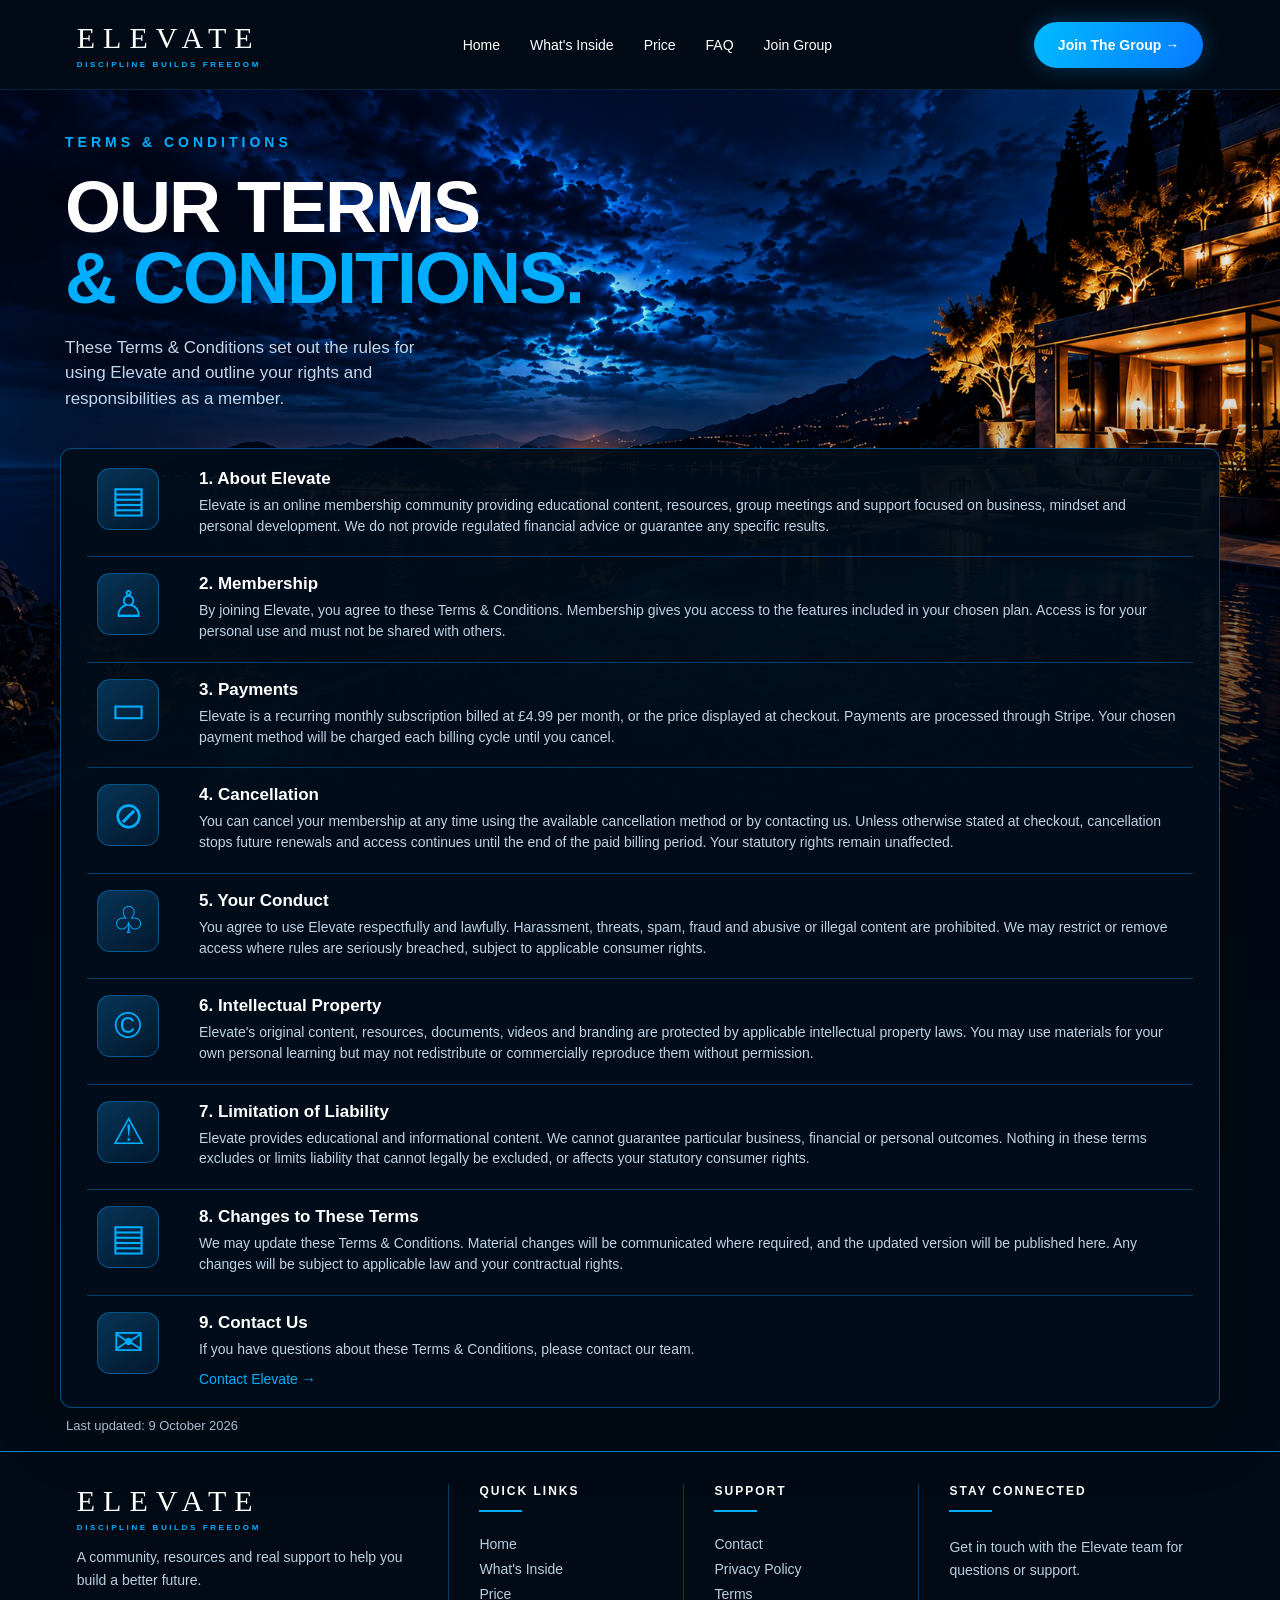
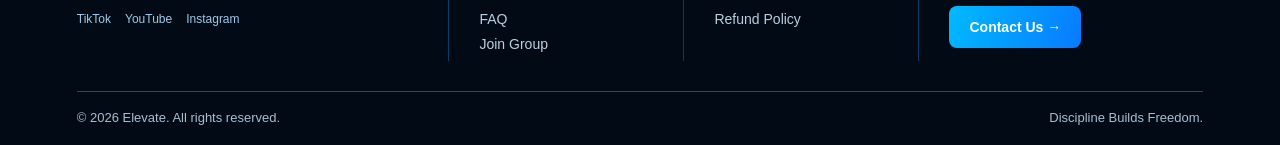
<file: terms.html>
<!DOCTYPE html>
<html lang="en">
<head>
  <meta charset="UTF-8">
  <meta name="viewport" content="width=device-width, initial-scale=1.0">
  <title>Terms & Conditions | ELEVATE</title>
  <link rel="stylesheet" href="terms.css">
</head>
<body>

<header class="site-header">
  <a href="index.html" class="logo">
    <span>ELEVATE</span>
    <small>DISCIPLINE BUILDS FREEDOM</small>
  </a>

  <nav class="main-nav">
    <a href="index.html">Home</a>
    <a href="whats-inside.html">What's Inside</a>
    <a href="price.html">Price</a>
    <a href="faq.html">FAQ</a>
    <a href="price.html">Join Group</a>
  </nav>

  <a href="price.html" class="join-btn">Join The Group →</a>
</header>

<main class="terms-page">
  <section class="terms-hero">
    <p class="eyebrow">TERMS & CONDITIONS</p>
    <h1>OUR TERMS<br><span>& CONDITIONS.</span></h1>
    <p class="hero-description">
      These Terms & Conditions set out the rules for<br>
      using Elevate and outline your rights and<br>
      responsibilities as a member.
    </p>
  </section>

  <section class="terms-content">
    <div class="terms-panel">

      <article class="terms-row">
        <div class="terms-icon">▤</div>
        <div>
          <h2>1. About Elevate</h2>
          <p>Elevate is an online membership community providing educational content, resources, group meetings and support focused on business, mindset and personal development. We do not provide regulated financial advice or guarantee any specific results.</p>
        </div>
      </article>

      <article class="terms-row">
        <div class="terms-icon">♙</div>
        <div>
          <h2>2. Membership</h2>
          <p>By joining Elevate, you agree to these Terms & Conditions. Membership gives you access to the features included in your chosen plan. Access is for your personal use and must not be shared with others.</p>
        </div>
      </article>

      <article class="terms-row">
        <div class="terms-icon">▭</div>
        <div>
          <h2>3. Payments</h2>
          <p>Elevate is a recurring monthly subscription billed at £4.99 per month, or the price displayed at checkout. Payments are processed through Stripe. Your chosen payment method will be charged each billing cycle until you cancel.</p>
        </div>
      </article>

      <article class="terms-row">
        <div class="terms-icon">⊘</div>
        <div>
          <h2>4. Cancellation</h2>
          <p>You can cancel your membership at any time using the available cancellation method or by contacting us. Unless otherwise stated at checkout, cancellation stops future renewals and access continues until the end of the paid billing period. Your statutory rights remain unaffected.</p>
        </div>
      </article>

      <article class="terms-row">
        <div class="terms-icon">♧</div>
        <div>
          <h2>5. Your Conduct</h2>
          <p>You agree to use Elevate respectfully and lawfully. Harassment, threats, spam, fraud and abusive or illegal content are prohibited. We may restrict or remove access where rules are seriously breached, subject to applicable consumer rights.</p>
        </div>
      </article>

      <article class="terms-row">
        <div class="terms-icon">©</div>
        <div>
          <h2>6. Intellectual Property</h2>
          <p>Elevate's original content, resources, documents, videos and branding are protected by applicable intellectual property laws. You may use materials for your own personal learning but may not redistribute or commercially reproduce them without permission.</p>
        </div>
      </article>

      <article class="terms-row">
        <div class="terms-icon">⚠</div>
        <div>
          <h2>7. Limitation of Liability</h2>
          <p>Elevate provides educational and informational content. We cannot guarantee particular business, financial or personal outcomes. Nothing in these terms excludes or limits liability that cannot legally be excluded, or affects your statutory consumer rights.</p>
        </div>
      </article>

      <article class="terms-row">
        <div class="terms-icon">▤</div>
        <div>
          <h2>8. Changes to These Terms</h2>
          <p>We may update these Terms & Conditions. Material changes will be communicated where required, and the updated version will be published here. Any changes will be subject to applicable law and your contractual rights.</p>
        </div>
      </article>

      <article class="terms-row">
        <div class="terms-icon">✉</div>
        <div>
          <h2>9. Contact Us</h2>
          <p>If you have questions about these Terms & Conditions, please contact our team.</p>
          <a class="contact-link" href="contact.html">Contact Elevate →</a>
        </div>
      </article>

    </div>

    <p class="updated">Last updated: 9 October 2026</p>
  </section>
</main>

<footer class="premium-footer">
  <div class="footer-grid">

    <div class="footer-brand">
      <a href="index.html" class="logo">
        <span>ELEVATE</span>
        <small>DISCIPLINE BUILDS FREEDOM</small>
      </a>
      <p>A community, resources and real support to help you build a better future.</p>
      <div class="social-links">
        <span>TikTok</span>
        <span>YouTube</span>
        <span>Instagram</span>
      </div>
    </div>

    <div class="footer-column">
      <h3>QUICK LINKS</h3>
      <a href="index.html">Home</a>
      <a href="whats-inside.html">What's Inside</a>
      <a href="price.html">Price</a>
      <a href="faq.html">FAQ</a>
      <a href="price.html">Join Group</a>
    </div>

    <div class="footer-column">
      <h3>SUPPORT</h3>
      <a href="contact.html">Contact</a>
      <a href="privacy.html">Privacy Policy</a>
      <a href="terms.html">Terms</a>
      <a href="refunds.html">Refund Policy</a>
    </div>

    <div class="footer-column">
      <h3>STAY CONNECTED</h3>
      <p>Get in touch with the Elevate team for questions or support.</p>
      <a class="footer-contact" href="contact.html">Contact Us →</a>
    </div>

  </div>

  <div class="footer-bottom">
    <span>© 2026 Elevate. All rights reserved.</span>
    <span>Discipline Builds Freedom.</span>
  </div>
</footer>

</body>
</html>
</file>
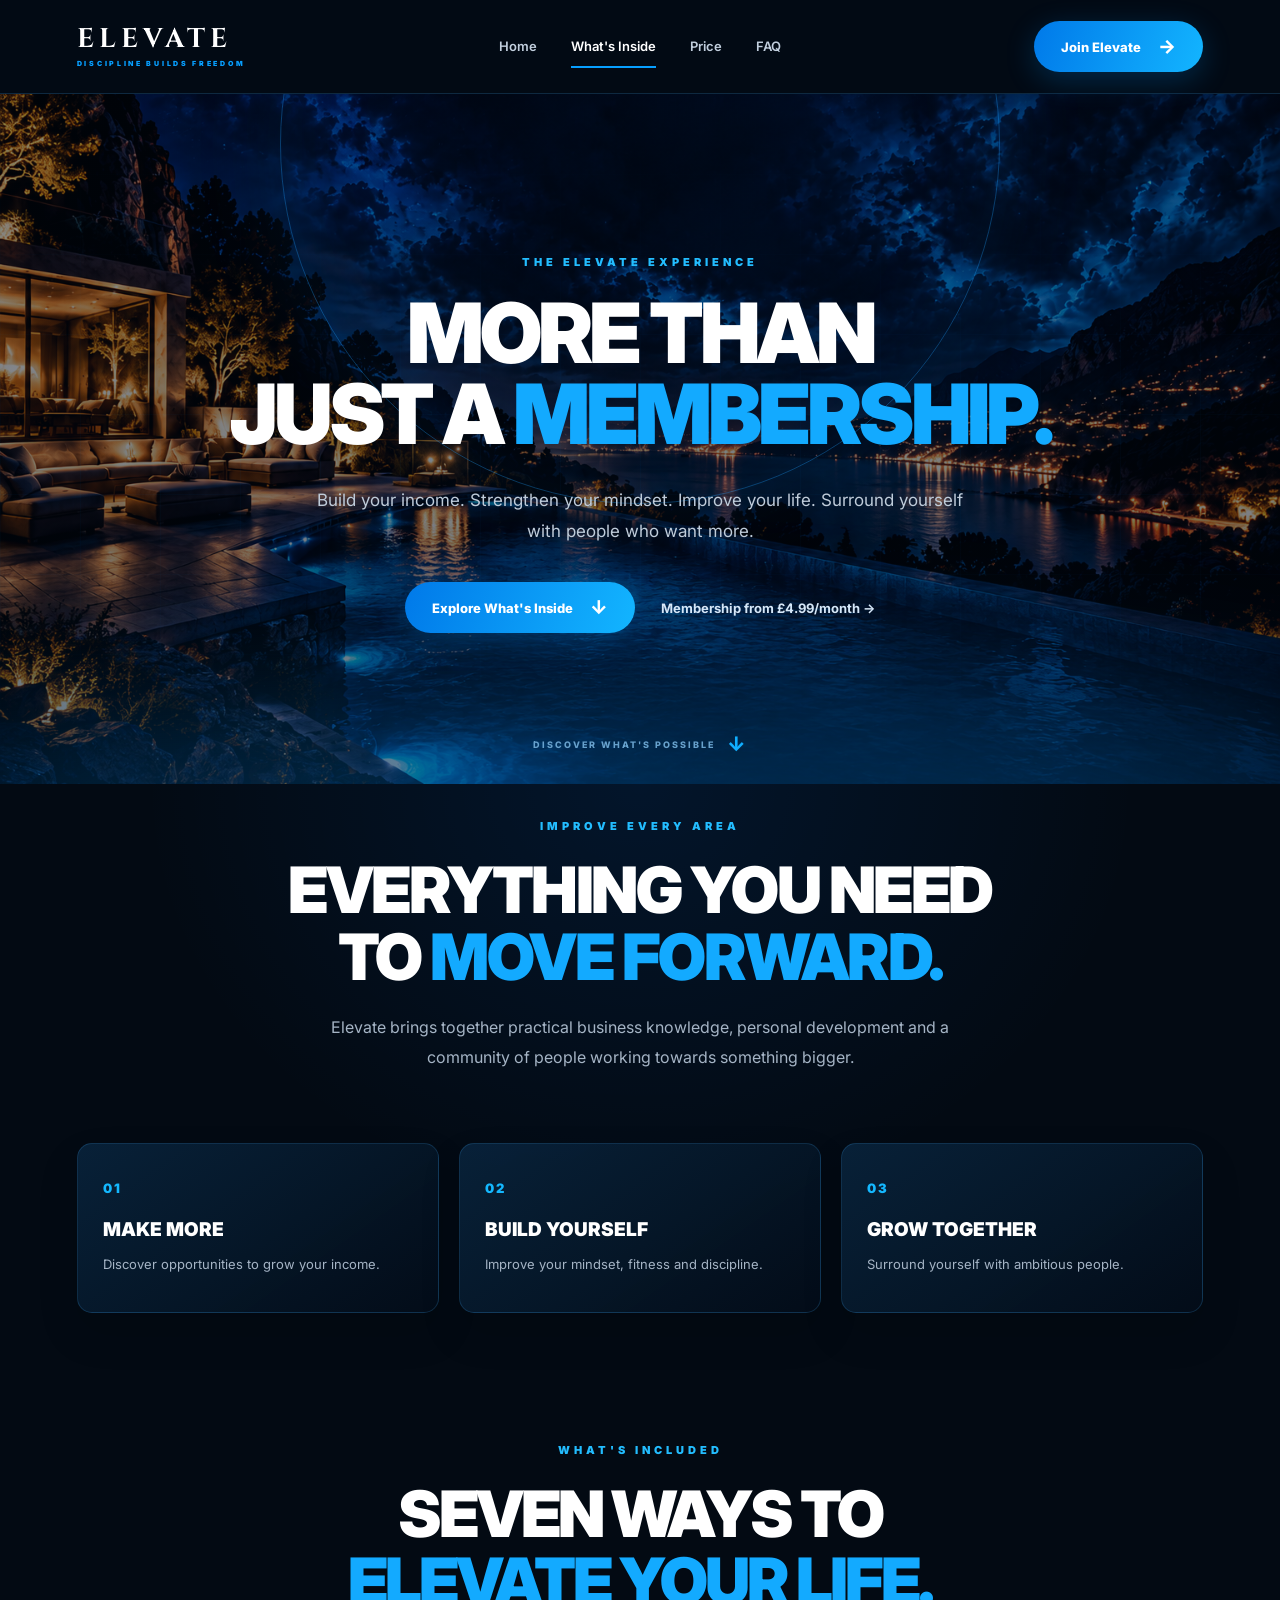
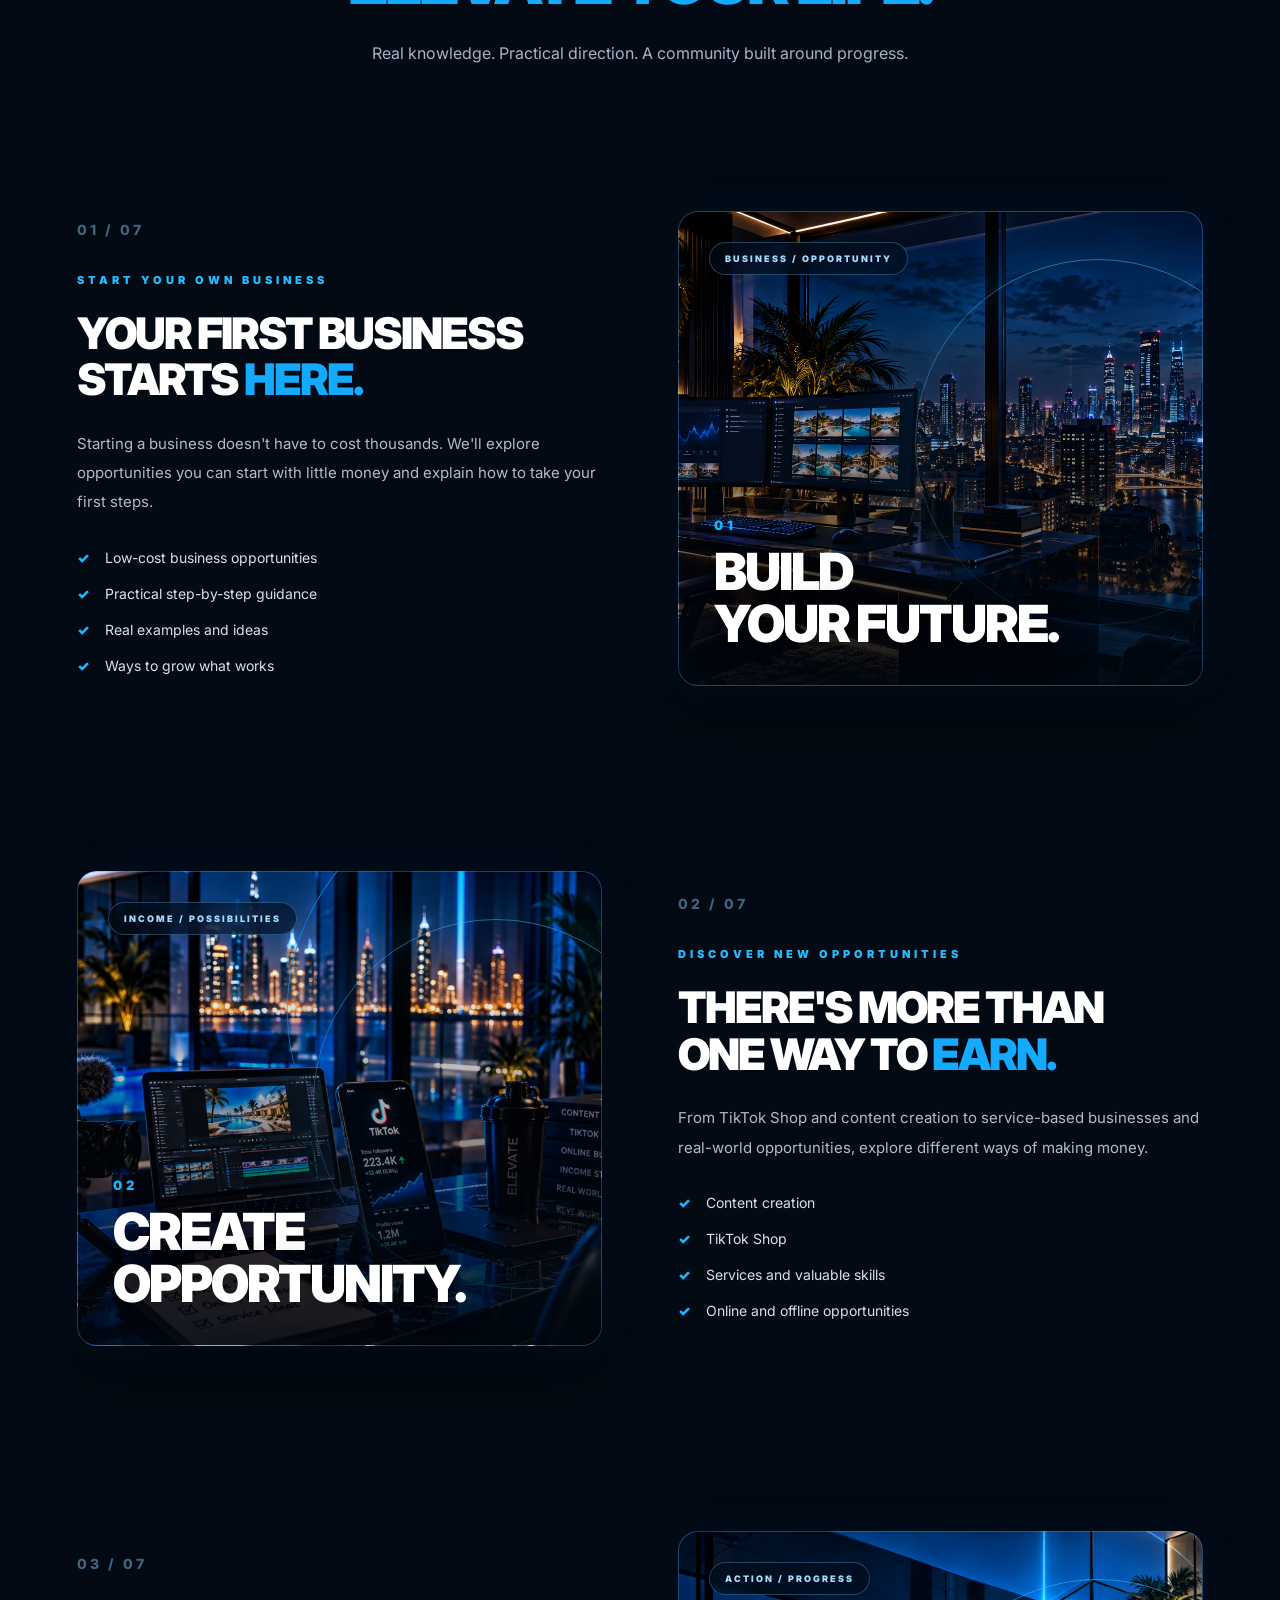
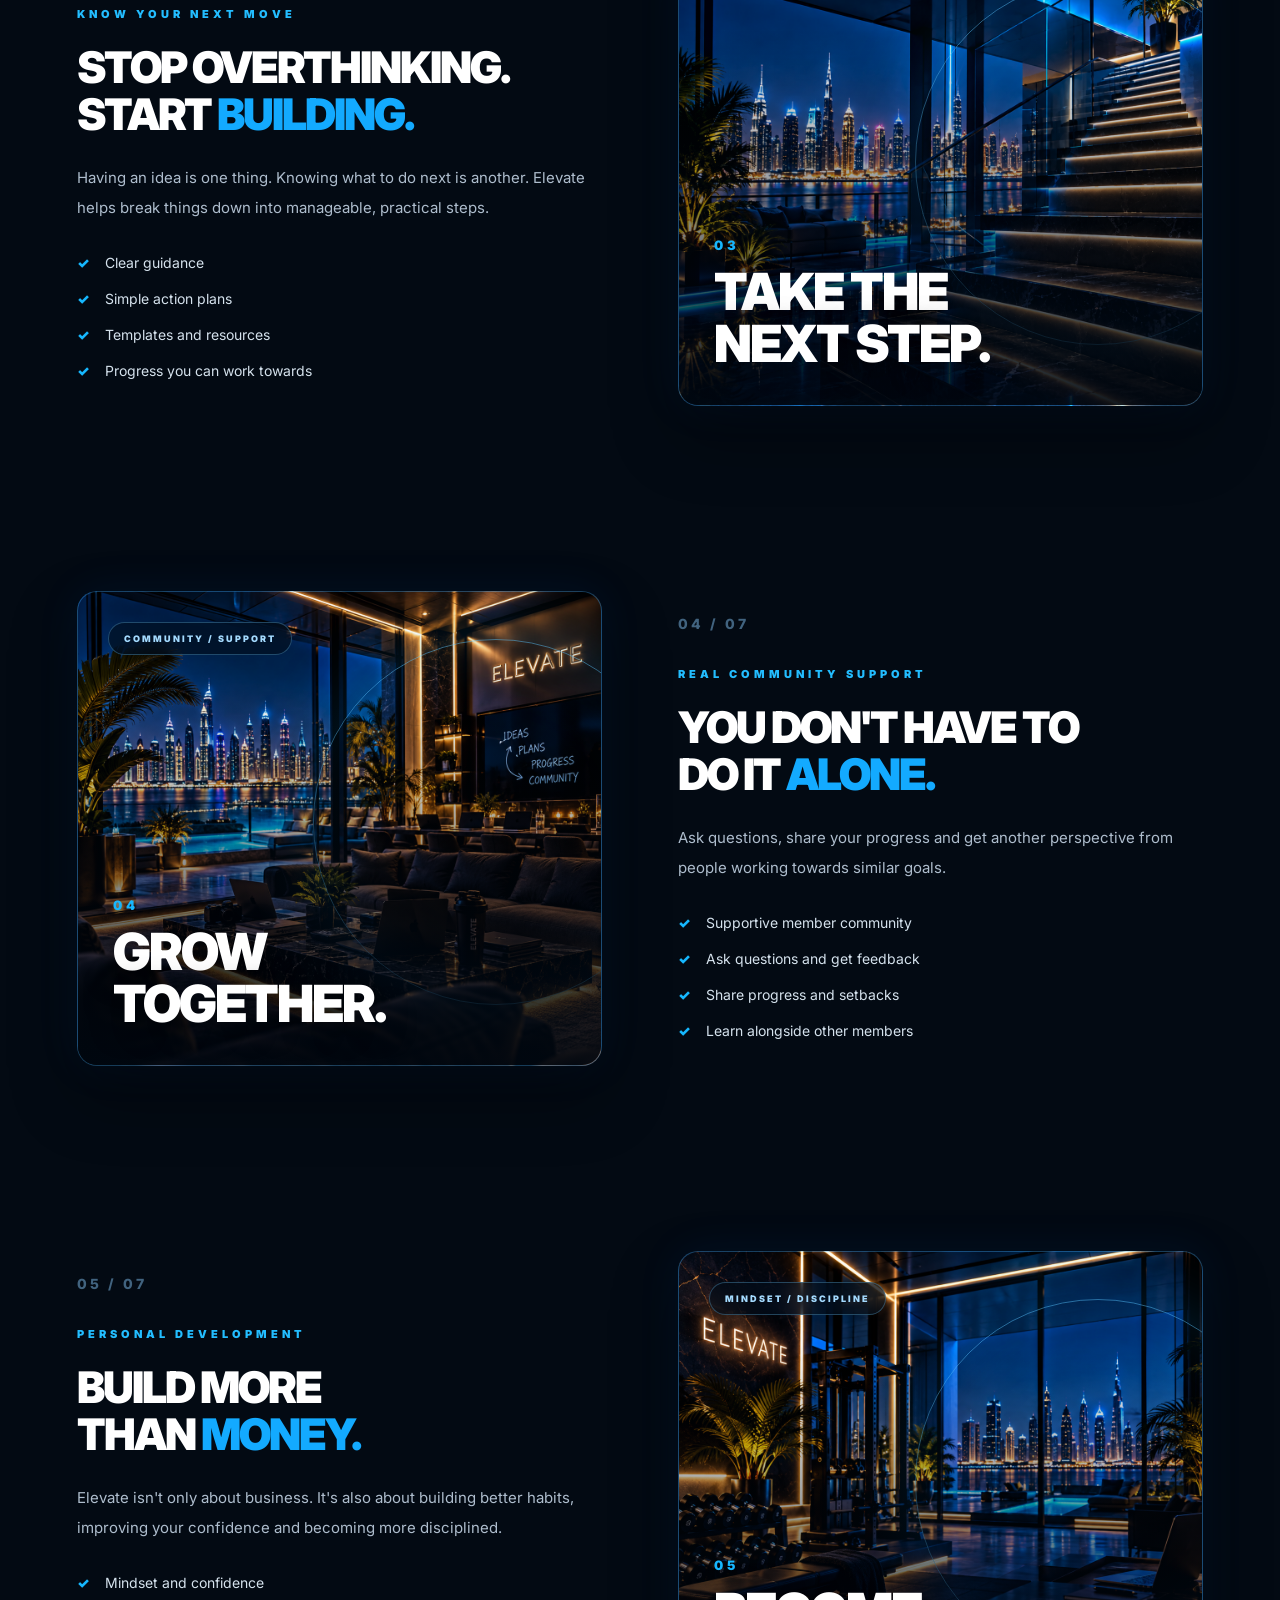
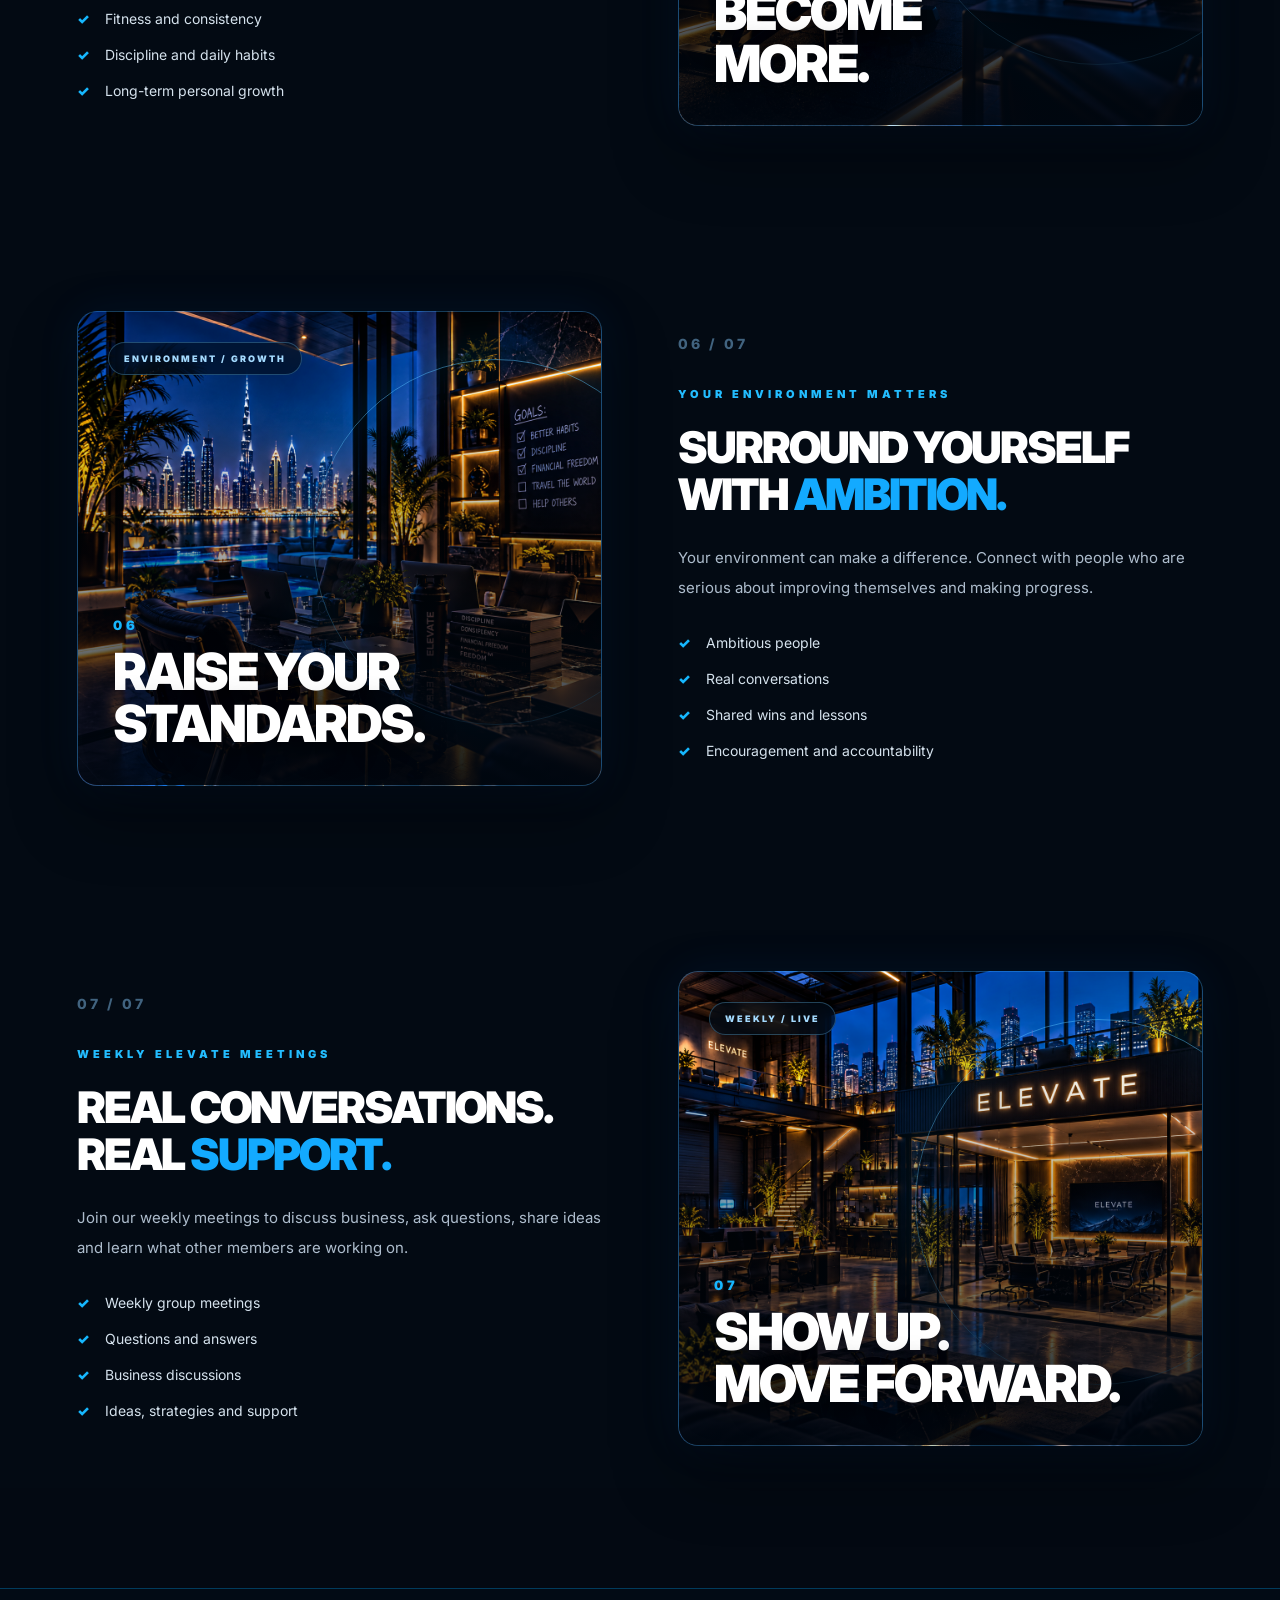
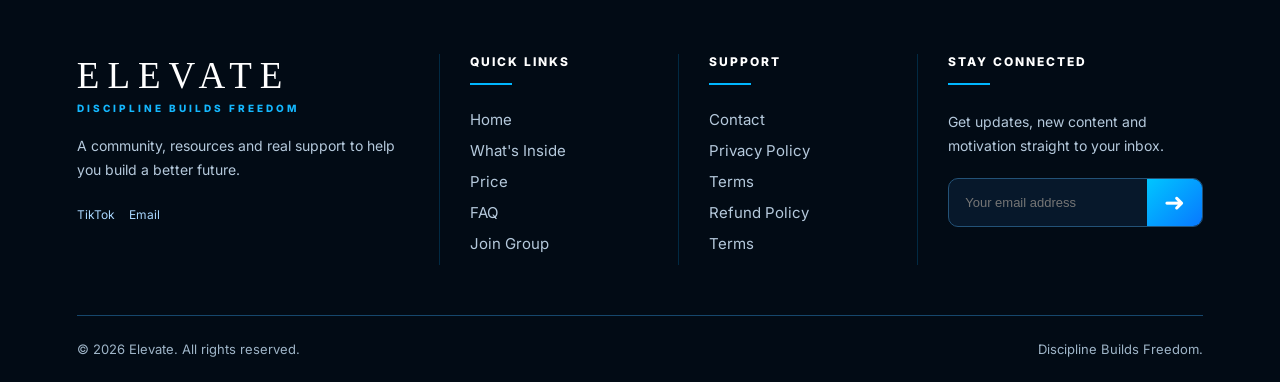
<file: whats-inside.html>
<!DOCTYPE html>
<html lang="en">
<head>
  <meta charset="UTF-8">
  <meta name="viewport" content="width=device-width, initial-scale=1.0">

  <title>What's Inside | Elevate</title>
  <meta name="description" content="Discover what's inside Elevate: business ideas, practical guides, self-improvement, community support and weekly meetings for £4.99 per month.">

  <link rel="preconnect" href="https://fonts.googleapis.com">
  <link rel="preconnect" href="https://fonts.gstatic.com" crossorigin>
  <link href="https://fonts.googleapis.com/css2?family=Inter:wght@400;500;600;700;800;900&family=Cinzel:wght@500;600;700&display=swap" rel="stylesheet">

  <link rel="stylesheet" href="style.css">
  <link rel="stylesheet" href="whats-inside-new.css">
</head>

<body class="inside-redesign">

  <!-- NAVIGATION -->
  <header class="inside-new-nav">
    <a href="index.html" class="inside-new-brand">
      <strong>ELEVATE</strong>
      <small>DISCIPLINE BUILDS FREEDOM</small>
    </a>

    <nav class="inside-new-links" aria-label="Main navigation">
      <a href="index.html">Home</a>
      <a href="whats-inside.html" class="active" aria-current="page">What's Inside</a>
      <a href="price.html">Price</a>
      <a href="faq.html">FAQ</a>
    </nav>

    <a href="price.html" class="inside-new-button">
      Join Elevate <span aria-hidden="true">→</span>
    </a>
  </header>

  <main>

    <!-- HERO -->
    <section class="inside-new-hero">
      <div class="inside-new-hero-overlay"></div>

      <div class="inside-new-hero-content">
        <p class="inside-new-kicker">THE ELEVATE EXPERIENCE</p>

        <h1>
          MORE THAN<br>
          JUST A <span>MEMBERSHIP.</span>
        </h1>

        <p class="inside-new-intro">
          Build your income. Strengthen your mindset.
          Improve your life. Surround yourself with
          people who want more.
        </p>

        <div class="inside-new-hero-actions">
          <a href="#inside-benefits" class="inside-new-button">
            Explore What's Inside <span aria-hidden="true">↓</span>
          </a>

          <a href="price.html" class="inside-new-text-link">
            Membership from £4.99/month →
          </a>
        </div>
      </div>

      <div class="inside-new-scroll">
        <span>DISCOVER WHAT'S POSSIBLE</span>
        <span aria-hidden="true">↓</span>
      </div>
    </section>


    <!-- INTRODUCTION -->
    <section class="inside-new-introduction">
      <p class="inside-new-kicker">IMPROVE EVERY AREA</p>

      <h2>
        EVERYTHING YOU NEED<br>
        TO <span>MOVE FORWARD.</span>
      </h2>

      <p>
        Elevate brings together practical business knowledge,
        personal development and a community of people
        working towards something bigger.
      </p>

      <div class="inside-new-pillars">
        <div>
          <span>01</span>
          <h3>MAKE MORE</h3>
          <p>Discover opportunities to grow your income.</p>
        </div>

        <div>
          <span>02</span>
          <h3>BUILD YOURSELF</h3>
          <p>Improve your mindset, fitness and discipline.</p>
        </div>

        <div>
          <span>03</span>
          <h3>GROW TOGETHER</h3>
          <p>Surround yourself with ambitious people.</p>
        </div>
      </div>
    </section>


    <!-- SEVEN MEMBERSHIP BENEFITS -->
    <section class="inside-new-benefits" id="inside-benefits">

      <div class="inside-new-section-heading">
        <p class="inside-new-kicker">WHAT'S INCLUDED</p>

        <h2>
          SEVEN WAYS TO<br>
          <span>ELEVATE YOUR LIFE.</span>
        </h2>

        <p>
          Real knowledge. Practical direction.
          A community built around progress.
        </p>
      </div>


      <!-- BENEFIT 01 -->
      <article class="inside-new-feature">
        <div class="inside-new-feature-copy">
          <span class="inside-new-feature-number">01 / 07</span>

          <p class="inside-new-kicker">START YOUR OWN BUSINESS</p>

          <h3>
            YOUR FIRST BUSINESS<br>
            STARTS <span>HERE.</span>
          </h3>

          <p>
            Starting a business doesn't have to cost thousands.
            We'll explore opportunities you can start with little
            money and explain how to take your first steps.
          </p>

          <ul>
            <li>Low-cost business opportunities</li>
            <li>Practical step-by-step guidance</li>
            <li>Real examples and ideas</li>
            <li>Ways to grow what works</li>
          </ul>
        </div>

        <div class="inside-new-feature-visual visual-business">
          <div class="inside-new-visual-label">
            BUSINESS / OPPORTUNITY
          </div>
          <div class="inside-new-visual-center">
            <span>01</span>
            <strong>BUILD<br>YOUR FUTURE.</strong>
          </div>
        </div>
      </article>


      <!-- BENEFIT 02 -->
      <article class="inside-new-feature reverse">
        <div class="inside-new-feature-copy">
          <span class="inside-new-feature-number">02 / 07</span>

          <p class="inside-new-kicker">DISCOVER NEW OPPORTUNITIES</p>

          <h3>
            THERE'S MORE THAN<br>
            ONE WAY TO <span>EARN.</span>
          </h3>

          <p>
            From TikTok Shop and content creation to
            service-based businesses and real-world opportunities,
            explore different ways of making money.
          </p>

          <ul>
            <li>Content creation</li>
            <li>TikTok Shop</li>
            <li>Services and valuable skills</li>
            <li>Online and offline opportunities</li>
          </ul>
        </div>

        <div class="inside-new-feature-visual visual-opportunity">
          <div class="inside-new-visual-label">
            INCOME / POSSIBILITIES
          </div>
          <div class="inside-new-visual-center">
            <span>02</span>
            <strong>CREATE<br>OPPORTUNITY.</strong>
          </div>
        </div>
      </article>


      <!-- BENEFIT 03 -->
      <article class="inside-new-feature">
        <div class="inside-new-feature-copy">
          <span class="inside-new-feature-number">03 / 07</span>

          <p class="inside-new-kicker">KNOW YOUR NEXT MOVE</p>

          <h3>
            STOP OVERTHINKING.<br>
            START <span>BUILDING.</span>
          </h3>

          <p>
            Having an idea is one thing. Knowing what to
            do next is another. Elevate helps break things
            down into manageable, practical steps.
          </p>

          <ul>
            <li>Clear guidance</li>
            <li>Simple action plans</li>
            <li>Templates and resources</li>
            <li>Progress you can work towards</li>
          </ul>
        </div>

        <div class="inside-new-feature-visual visual-progress">
          <div class="inside-new-visual-label">
            ACTION / PROGRESS
          </div>
          <div class="inside-new-visual-center">
            <span>03</span>
            <strong>TAKE THE<br>NEXT STEP.</strong>
          </div>
        </div>
      </article>


      <!-- BENEFIT 04 -->
      <article class="inside-new-feature reverse">
        <div class="inside-new-feature-copy">
          <span class="inside-new-feature-number">04 / 07</span>

          <p class="inside-new-kicker">REAL COMMUNITY SUPPORT</p>

          <h3>
            YOU DON'T HAVE TO<br>
            DO IT <span>ALONE.</span>
          </h3>

          <p>
            Ask questions, share your progress and get
            another perspective from people working
            towards similar goals.
          </p>

          <ul>
            <li>Supportive member community</li>
            <li>Ask questions and get feedback</li>
            <li>Share progress and setbacks</li>
            <li>Learn alongside other members</li>
          </ul>
        </div>

        <div class="inside-new-feature-visual visual-community">
          <div class="inside-new-visual-label">
            COMMUNITY / SUPPORT
          </div>
          <div class="inside-new-visual-center">
            <span>04</span>
            <strong>GROW<br>TOGETHER.</strong>
          </div>
        </div>
      </article>


      <!-- BENEFIT 05 -->
      <article class="inside-new-feature">
        <div class="inside-new-feature-copy">
          <span class="inside-new-feature-number">05 / 07</span>

          <p class="inside-new-kicker">PERSONAL DEVELOPMENT</p>

          <h3>
            BUILD MORE<br>
            THAN <span>MONEY.</span>
          </h3>

          <p>
            Elevate isn't only about business. It's also
            about building better habits, improving your
            confidence and becoming more disciplined.
          </p>

          <ul>
            <li>Mindset and confidence</li>
            <li>Fitness and consistency</li>
            <li>Discipline and daily habits</li>
            <li>Long-term personal growth</li>
          </ul>
        </div>

        <div class="inside-new-feature-visual visual-mindset">
          <div class="inside-new-visual-label">
            MINDSET / DISCIPLINE
          </div>
          <div class="inside-new-visual-center">
            <span>05</span>
            <strong>BECOME<br>MORE.</strong>
          </div>
        </div>
      </article>


      <!-- BENEFIT 06 -->
      <article class="inside-new-feature reverse">
        <div class="inside-new-feature-copy">
          <span class="inside-new-feature-number">06 / 07</span>

          <p class="inside-new-kicker">YOUR ENVIRONMENT MATTERS</p>

          <h3>
            SURROUND YOURSELF<br>
            WITH <span>AMBITION.</span>
          </h3>

          <p>
            Your environment can make a difference.
            Connect with people who are serious about
            improving themselves and making progress.
          </p>

          <ul>
            <li>Ambitious people</li>
            <li>Real conversations</li>
            <li>Shared wins and lessons</li>
            <li>Encouragement and accountability</li>
          </ul>
        </div>

        <div class="inside-new-feature-visual visual-environment">
          <div class="inside-new-visual-label">
            ENVIRONMENT / GROWTH
          </div>
          <div class="inside-new-visual-center">
            <span>06</span>
            <strong>RAISE YOUR<br>STANDARDS.</strong>
          </div>
        </div>
      </article>


      <!-- BENEFIT 07 -->
      <article class="inside-new-feature">
        <div class="inside-new-feature-copy">
          <span class="inside-new-feature-number">07 / 07</span>

          <p class="inside-new-kicker">WEEKLY ELEVATE MEETINGS</p>

          <h3>
            REAL CONVERSATIONS.<br>
            REAL <span>SUPPORT.</span>
          </h3>

          <p>
            Join our weekly meetings to discuss business,
            ask questions, share ideas and learn what
            other members are working on.
          </p>

          <ul>
            <li>Weekly group meetings</li>
            <li>Questions and answers</li>
            <li>Business discussions</li>
            <li>Ideas, strategies and support</li>
          </ul>
        </div>

        <div class="inside-new-feature-visual visual-meetings">
          <div class="inside-new-visual-label">
            WEEKLY / LIVE
          </div>
          <div class="inside-new-visual-center">
            <span>07</span>
            <strong>SHOW UP.<br>MOVE FORWARD.</strong>
          </div>
        </div>
      </article>

    </section>

  </main>


  <!-- FOOTER -->
 
<footer class="elevate-premium-footer">
  <div class="elevate-footer-grid">

    <div class="elevate-footer-brand">
      <h2>ELEVATE</h2>
      <span class="elevate-footer-tagline">DISCIPLINE BUILDS FREEDOM</span>
      <p>A community, resources and real support to help you build a better future.</p>

      <div class="elevate-footer-socials">
        <a href="#" aria-label="TikTok">TikTok</a>
        <a href="contact.html" aria-label="Contact">Email</a>
      </div>
    </div>

    <div class="elevate-footer-column">
      <h3>QUICK LINKS</h3>
      <a href="index.html">Home</a>
      <a href="whats-inside.html">What's Inside</a>
      <a href="price.html">Price</a>
      <a href="faq.html">FAQ</a>
      <a href="price.html">Join Group</a>
    </div>

    <div class="elevate-footer-column">
      <h3>SUPPORT</h3>
      <a href="contact.html">Contact</a>
      <a href="privacy.html">Privacy Policy</a>
      <a href="terms.html">Terms</a>
      <a href="refunds.html">Refund Policy</a>
      <a href="terms.html">Terms</a>
    </div>

    <div class="elevate-footer-column elevate-footer-connect">
      <h3>STAY CONNECTED</h3>
      <p>Get updates, new content and motivation straight to your inbox.</p>

      <form class="elevate-footer-signup">
        <input type="email" placeholder="Your email address" aria-label="Your email address" required>
        <button type="submit" aria-label="Subscribe">➜</button>
      </form>
    </div>

  </div>

  <div class="elevate-footer-bottom">
    <span>© 2026 Elevate. All rights reserved.</span>
    <span>Discipline Builds Freedom.</span>
  </div>
</footer>


</body>
</html>
</file>
<file: style.css>
* {
  margin: 0;
  padding: 0;
  box-sizing: border-box;
}

html {
  scroll-behavior: smooth;
}

body {
  background: #02070d;
  color: #fff;
  font-family: "Inter", sans-serif;
  overflow-x: hidden;
}

a {
  color: inherit;
  text-decoration: none;
}

/* NAVBAR */

.navbar {
  position: absolute;
  top: 0;
  left: 0;
  width: 100%;
  z-index: 100;
  padding: 22px 6%;
}

.nav-inner {
  max-width: 1200px;
  margin: auto;
  display: flex;
  align-items: center;
  justify-content: space-between;
}

.logo {
  font-family: "Cinzel", serif;
  font-size: 25px;
  font-weight: 700;
  letter-spacing: 3px;
}

.logo span {
  display: block;
  margin-top: 3px;
  font-family: "Inter", sans-serif;
  font-size: 6px;
  letter-spacing: 2px;
  color: #91cfff;
}

.nav-links {
  display: flex;
  gap: 42px;
}

.nav-links a {
  font-size: 14px;
  color: #d8e2ec;
  transition: 0.25s;
}

.nav-links a:hover,
.nav-links .active {
  color: #fff;
  text-shadow: 0 0 14px #16a9ff;
}

.nav-button {
  border: 1px solid #18aaff;
  padding: 11px 26px;
  border-radius: 30px;
  color: #56c2ff;
  font-weight: 600;
  font-size: 13px;
}

/* HERO */

.hero {
  position: relative;
  min-height: 850px;
  display: flex;
  justify-content: center;
  align-items: center;
  padding: 150px 20px 80px;

  background:
  linear-gradient(
    to bottom,
    rgba(0, 5, 12, 0.25) 0%,
    rgba(0, 7, 15, 0.28) 60%,
    #02070d 100%
  ),
  url("images/hero-bg.png") center center / cover no-repeat;
}

.hero::before {
  content: "";
  position: absolute;
  width: 560px;
  height: 560px;
  top: 100px;
  left: 50%;
  transform: translateX(-50%);
  border: 3px solid rgba(40, 180, 255, 0.65);
  border-radius: 50%;
  box-shadow:
    0 0 20px rgba(0, 174, 255, 0.7),
    inset 0 0 25px rgba(0, 174, 255, 0.2);
}

.hero-content {
  position: relative;
  z-index: 3;
  max-width: 850px;
  width: 100%;
  text-align: center;
}

.hero-brand,
.final-logo {
  font-family: "Cinzel", serif;
  font-size: clamp(65px, 10vw, 125px);
  line-height: 0.95;
  letter-spacing: 4px;
  font-weight: 600;

  background: linear-gradient(
    180deg,
    #ffffff 10%,
    #dbe9f6 38%,
    #708499 70%,
    #ffffff 100%
  );

  -webkit-background-clip: text;
  -webkit-text-fill-color: transparent;

  filter: drop-shadow(0 0 12px rgba(40, 170, 255, 0.35));
}

.hero-brand span,
.final-logo span {
  color: #1eb5ff;
  -webkit-text-fill-color: #1eb5ff;
  text-shadow: 0 0 20px #008cff;
}

.brand-line {
  display: flex;
  align-items: center;
  justify-content: center;
  gap: 18px;
  margin-top: 14px;
  font-size: 9px;
  font-weight: 700;
  letter-spacing: 7px;
  color: #c8d3dd;
}

.brand-line span {
  width: 100px;
  height: 1px;
  background: #7e9ab0;
}

.hero-features {
  display: flex;
  justify-content: center;
  gap: 42px;
  margin: 42px 0 48px;
}

.mini-feature {
  min-width: 85px;
}

.feature-icon,
.card-icon {
  color: #34baff;
  font-size: 29px;
  margin-bottom: 8px;
  text-shadow: 0 0 15px rgba(0, 174, 255, 0.5);
}

.mini-feature strong,
.mini-feature small {
  display: block;
  font-size: 10px;
}

.mini-feature small {
  margin-top: 3px;
  color: #a9b4be;
}

.eyebrow,
.section-eyebrow {
  font-size: 13px;
  font-weight: 700;
  letter-spacing: 8px;
  color: #dce7ef;
}

.hero h1,
.inside h2,
.challenge h2,
.pricing h2 {
  font-size: clamp(38px, 6vw, 67px);
  line-height: 1;
  font-weight: 800;
}

.hero h1 {
  margin-top: 8px;
}

.hero h1 span,
.inside h2 span,
.challenge h2 span,
.pricing h2 span {
  color: #20aaff;
  text-shadow: 0 0 20px rgba(0, 153, 255, 0.3);
}

.categories {
  margin-top: 15px;
  font-size: 11px;
  letter-spacing: 6px;
  color: #c9d2da;
}

.categories b {
  color: #1cabff;
}

.hero-description {
  margin: 22px auto 24px;
  color: #d0d8df;
  line-height: 1.6;
  font-size: 15px;
}

.main-cta {
  width: min(100%, 500px);
  min-height: 58px;
  margin: 0 auto;
  padding: 0 30px;

  display: flex;
  align-items: center;
  justify-content: center;
  gap: 18px;

  background: linear-gradient(90deg, #0eb8f7, #087dff);
  border-radius: 40px;

  font-weight: 800;
  font-size: 15px;

  box-shadow: 0 0 35px rgba(0, 149, 255, 0.25);
  transition: 0.25s ease;
}

.main-cta:hover {
  transform: translateY(-2px);
  box-shadow: 0 0 45px rgba(0, 170, 255, 0.45);
}

.main-cta span {
  font-size: 21px;
}

.cta-note {
  margin-top: 15px;
  color: #9daab5;
  font-size: 12px;
}

.cta-note span {
  margin: 0 8px;
}

/* WHAT'S INSIDE */

.inside {
  padding: 110px 6%;
  background:
    radial-gradient(circle at 85% 20%, #0b2b44 0%, transparent 35%),
    #02070d;
}

.section-inner {
  max-width: 1200px;
  margin: auto;
}
.inside-top {
  display: grid;
  grid-template-columns: 1fr 1fr;
  gap: 60px;
  align-items: center;
  margin-bottom: 50px;
}

.inside-copy {
  min-width: 0;
}

.inside-image {
  width: 100%;
  height: 330px;
  border-radius: 18px;

  background:
    linear-gradient(
      to right,
      rgba(2, 7, 13, 0.15),
      rgba(2, 7, 13, 0.05)
    ),
    url("images/challenge-bg.png");

  background-size: cover;
  background-position: center;
  background-repeat: no-repeat;

  box-shadow: 0 20px 60px rgba(0, 0, 0, 0.5);
}
.inside h2 {
  margin: 8px 0 18px;
}

.section-description {
  max-width: 620px;
  color: #bac6d0;
  line-height: 1.7;
  font-size: 16px;
}

.benefit-grid {
  display: grid;
  grid-template-columns: repeat(4, 1fr);
  gap: 18px;
  margin-top: 50px;
}

.benefit-card {
  min-height: 240px;
  padding: 30px 22px;
  text-align: center;

  border: 1px solid #19374f;
  border-radius: 14px;

  background: linear-gradient(
    145deg,
    rgba(10, 29, 44, 0.9),
    rgba(3, 10, 17, 0.95)
  );

  box-shadow: inset 0 0 30px rgba(0, 153, 255, 0.03);
}

.benefit-card h3 {
  font-size: 16px;
  margin: 12px 0;
}

.benefit-card p {
  color: #aebbc5;
  line-height: 1.55;
  font-size: 13px;
}

/* 90 DAY SECTION */

.challenge {
  padding: 100px 6%;
  background:
    linear-gradient(90deg, #02070d 0%, #04121e 60%, #061a2b 100%);
}

.challenge-inner {
  max-width: 1200px;
  margin: auto;
  display: grid;
  grid-template-columns: 1fr 1fr;
  gap: 70px;
  align-items: center;
}

.challenge-image {
  height: 480px;
  border-radius: 18px;
  border: 1px solid #153650;

  background:
    linear-gradient(
      to right,
      rgba(2, 7, 13, 0.05),
      rgba(2, 7, 13, 0.15)
    ),
   url("images/g-wagon.png");

  background-size: cover;
  background-position: center;
  background-repeat: no-repeat;

  box-shadow:
    0 25px 70px rgba(0, 0, 0, 0.5),
    0 0 35px rgba(0, 153, 255, 0.12);
}

.challenge-content h2 {
  margin: 8px 0 25px;
}

.challenge-content p {
  margin-bottom: 22px;
  color: #b9c5ce;
  line-height: 1.65;
}

.challenge-content strong {
  line-height: 1.6;
}

/* PRICING */

.pricing {
  padding: 110px 6%;
  background:
    radial-gradient(circle at 20% 50%, #0a263c 0%, transparent 35%),
    #02070d;
}

.pricing-inner {
  max-width: 1100px;
  margin: auto;
  display: grid;
  grid-template-columns: 1fr 420px;
  gap: 80px;
  align-items: center;
}

.pricing-copy h2 span {
  display: block;
}

.pricing-copy p {
  margin-top: 20px;
  color: #b5c0c9;
  line-height: 1.65;
}

.price-card {
  padding: 38px;
  border: 1px solid #1d5275;
  border-radius: 18px;
  background: linear-gradient(145deg, #071827, #020910);
  box-shadow: 0 20px 70px rgba(0, 0, 0, 0.45);
}

.price {
  font-size: 38px;
  font-weight: 800;
}

.price span {
  font-size: 14px;
  color: #c1cbd3;
  font-weight: 500;
}

.price-card ul {
  list-style: none;
  margin: 28px 0;
}

.price-card li {
  margin: 14px 0;
  color: #c5d0d8;
  font-size: 14px;
}

.price-card li::first-letter {
  color: #1aaeff;
}

.price-card .main-cta {
  min-height: 52px;
}

/* FINAL CTA */

.final-cta {
  min-height: 540px;
  padding: 90px 20px;

  display: flex;
  align-items: center;
  justify-content: center;

  text-align: center;

  background:
  linear-gradient(
    rgba(2, 7, 13, 0.20),
    rgba(2, 7, 13, 0.35)
  ),
  url("images/final-bg.png");

background-size: cover;
background-position: center;
background-repeat: no-repeat;
}

.final-content {
  width: 100%;
  max-width: 760px;
}

.final-logo {
  margin: 15px 0 22px;
  font-size: clamp(60px, 9vw, 105px);
}

.final-content p {
  color: #c2ccd4;
  line-height: 1.6;
  margin-bottom: 24px;
}

.final-content small {
  display: block;
  margin-top: 16px;
  color: #8e9ba5;
}

/* MOBILE */

@media (max-width: 850px) {

  .navbar {
    padding: 18px 20px;
  }

  .nav-links {
    display: none;
  }

  .logo {
    font-size: 19px;
  }

  .nav-button {
    padding: 9px 17px;
    font-size: 11px;
  }

  .hero {
    min-height: 780px;
    padding-top: 125px;
  }

  .hero::before {
    width: 340px;
    height: 340px;
    top: 125px;
  }

  .hero-features {
    gap: 12px;
    margin: 38px 0;
  }

  .mini-feature {
    min-width: 65px;
  }

  .feature-icon {
    font-size: 22px;
  }

  .mini-feature strong,
  .mini-feature small {
    font-size: 8px;
  }

  .brand-line {
    font-size: 6px;
    letter-spacing: 3px;
  }

  .brand-line span {
    width: 45px;
  }

  .eyebrow,
  .section-eyebrow {
    font-size: 10px;
    letter-spacing: 5px;
  }

  .categories {
    font-size: 8px;
    letter-spacing: 3px;
  }

  .hero-description br {
    display: none;
  }

  .benefit-grid {
    grid-template-columns: 1fr 1fr;
  }

  .challenge-inner,
  .pricing-inner {
    grid-template-columns: 1fr;
    gap: 45px;
  }

  .challenge-image {
    height: 350px;
  }

  .pricing-inner {
    max-width: 600px;
  }

  .price-card {
    width: 100%;
  }
}

@media (max-width: 520px) {

  .hero {
    min-height: 720px;
  }

  .hero-brand {
    font-size: 57px;
  }

  .hero h1 {
    font-size: 39px;
  }

  .hero-features {
    gap: 5px;
  }

  .main-cta {
    font-size: 12px;
    min-height: 54px;
  }

  .inside,
  .challenge,
  .pricing {
    padding: 80px 20px;
  }

  .benefit-grid {
    grid-template-columns: 1fr;
  }

  .benefit-card {
    min-height: auto;
  }

  .price-card {
    padding: 27px 22px;
  }
}
/* =========================================
   WHAT'S INSIDE PAGE
========================================= */

.inside-page {
  background: #02070d;
  color: #ffffff;
}

/* NAV */

.inside-nav {
  height: 95px;
  padding: 0 6%;
  display: flex;
  align-items: center;
  justify-content: space-between;

  background: #02070d;
  border-bottom: 1px solid rgba(30, 181, 255, 0.08);
}

.inside-logo {
  font-family: "Inter", sans-serif;
  font-size: 30px;
  font-weight: 700;
  letter-spacing: 7px;
  color: #ffffff;
}

.inside-join {
  min-width: 175px;
  height: 52px;
  padding: 0 25px;

  display: flex;
  align-items: center;
  justify-content: center;
  gap: 15px;

  border-radius: 30px;
  background: linear-gradient(90deg, #13b9f4, #087cff);

  color: #ffffff;
  font-size: 14px;
  font-weight: 600;

  box-shadow: 0 0 30px rgba(0, 153, 255, 0.15);
}

/* HERO */

.inside-hero {
  position: relative;
  min-height: 600px;
  padding: 120px 6% 100px;

  display: flex;
  align-items: center;

  overflow: hidden;

  background:
    radial-gradient(
      circle at 78% 45%,
      rgba(0, 153, 255, 0.16),
      transparent 34%
    ),
    linear-gradient(
      120deg,
      #02070d 0%,
      #03101b 55%,
      #061b2c 100%
    );
}

.inside-hero::before {
  content: "";
  position: absolute;

  width: 550px;
  height: 550px;

  right: 4%;
  top: 50%;
  transform: translateY(-50%);

  border-radius: 50%;

  border: 1px solid rgba(23, 174, 255, 0.15);

  box-shadow:
    0 0 100px rgba(0, 153, 255, 0.08),
    inset 0 0 100px rgba(0, 153, 255, 0.04);
}

.inside-hero-content {
  position: relative;
  z-index: 2;

  width: 100%;
  max-width: 1100px;
  margin: 0 auto;
}

.inside-kicker {
  margin-bottom: 18px;

  color: #1eb5ff;

  font-size: 14px;
  font-weight: 800;
  letter-spacing: 9px;
}

.inside-hero h1 {
  max-width: 900px;

  font-size: clamp(55px, 7vw, 100px);
  line-height: 0.92;

  font-weight: 900;
  letter-spacing: -4px;
}

.inside-hero h1 span {
  color: #18aaff;

  text-shadow:
    0 0 30px rgba(0, 153, 255, 0.25);
}

.inside-hero-text {
  max-width: 650px;

  margin-top: 30px;

  color: #c2d0dc;

  font-size: 20px;
  line-height: 1.5;
}

/* MOBILE */

@media (max-width: 650px) {

  .inside-nav {
    height: 78px;
    padding: 0 20px;
  }

  .inside-logo {
    font-size: 20px;
    letter-spacing: 4px;
  }

  .inside-join {
    min-width: 130px;
    height: 43px;
    padding: 0 17px;
    font-size: 12px;
  }

  .inside-hero {
    min-height: 520px;
    padding: 90px 22px 70px;
  }

  .inside-kicker {
    font-size: 10px;
    letter-spacing: 6px;
  }

  .inside-hero h1 {
    font-size: 48px;
    letter-spacing: -2px;
  }

  .inside-hero-text {
    font-size: 16px;
  }
}
/* WHAT'S INSIDE - NUMBERED SECTIONS */

.inside-items {
  padding: 30px 6% 100px;
  background: #02070d;
}

.inside-item {
  max-width: 1200px;
  margin: 0 auto 22px;
  padding: 42px;

  display: flex;
  align-items: flex-start;
  gap: 35px;

  background:
    linear-gradient(
      135deg,
      rgba(5, 25, 40, 0.96),
      rgba(2, 9, 16, 0.98)
    );

  border: 1px solid #087fc2;
  border-radius: 20px;

  box-shadow:
    inset 0 0 45px rgba(0, 153, 255, 0.04),
    0 15px 45px rgba(0, 0, 0, 0.25);
}

.inside-number {
  flex-shrink: 0;

  font-size: 88px;
  line-height: 0.85;
  font-weight: 900;

  color: transparent;
  -webkit-text-stroke: 2px #18aaff;

  text-shadow: 0 0 20px rgba(0, 170, 255, 0.25);
}

.inside-item-content {
  max-width: 650px;
}

.inside-label {
  margin-bottom: 8px;

  color: #1eb5ff !important;
  font-size: 11px !important;
  font-weight: 800;
  letter-spacing: 4px;
}

.inside-item-content h2 {
  margin-bottom: 18px;

  color: #fff;
  font-size: 34px;
  line-height: 1.05;
}

.inside-item-content > p:not(.inside-label) {
  color: #bdc9d3;
  font-size: 15px;
  line-height: 1.55;
}

.inside-tags {
  display: flex;
  flex-wrap: wrap;
  gap: 10px;
  margin-top: 28px;
}

.inside-tags span {
  padding: 11px 16px;

  border: 1px solid #174968;
  border-radius: 30px;

  background: rgba(4, 20, 32, 0.8);

  color: #e7f5ff;
  font-size: 12px;
  font-weight: 600;
}
/* ===== WHAT'S INSIDE HERO ===== */

.inside-hero {
  min-height: 600px;

  display: flex;
  align-items: center;

  background-image:
    linear-gradient(
      90deg,
      rgba(1, 8, 15, 0.98) 0%,
      rgba(1, 8, 15, 0.90) 32%,
      rgba(1, 8, 15, 0.55) 55%,
      rgba(1, 8, 15, 0.15) 100%
    ),
    url("images/elevate-hero-bg.png");

  background-size: 100% auto;
background-position: center top;
  background-repeat: no-repeat;
}

.inside-hero-content {
  width: min(1200px, calc(100% - 48px));
  margin: -150 auto;
  padding: 100px 0;
  position: relative;
  z-index: 2;
  transform: translateX(-300px);
}
/* ========================================
   ELEVATE FOOTER
======================================== */

.elevate-footer {
  width: 100%;
  background:
    radial-gradient(
      circle at 50% 0%,
      rgba(0, 153, 255, 0.10),
      transparent 45%
    ),
    #020910;

  border-top: 1px solid rgba(0, 153, 255, 0.20);
  padding: 65px 6% 25px;
  box-sizing: border-box;
}

.footer-inner {
  width: 100%;
  max-width: 1400px;
  margin: 0 auto;
  padding-bottom: 50px;

  display: flex;
  align-items: center;
  justify-content: space-between;
  gap: 40px;
}

/* LOGO */

.footer-brand {
  display: flex;
  flex-direction: column;
  gap: 8px;
}

.footer-logo {
  font-family: "Cinzel", serif;
  font-size: 27px;
  font-weight: 700;
  letter-spacing: 5px;
  color: #fff;
  text-decoration: none;
}

.footer-brand p {
  margin: 0;
  font-size: 7px;
  font-weight: 800;
  letter-spacing: 3.5px;
  color: #159cff;
}


/* LINKS */

.footer-links {
  display: flex;
  align-items: center;
  gap: 38px;
}

.footer-links a {
  color: rgba(255,255,255,0.65);
  font-size: 14px;
  font-weight: 500;
  text-decoration: none;
  transition: 0.25s ease;
}

.footer-links a:hover {
  color: #159cff;
}


/* JOIN BUTTON */

.footer-join {
  display: inline-flex;
  align-items: center;
  justify-content: center;
  gap: 14px;

  padding: 17px 30px;

  background: #159cff;
  border: 1px solid #159cff;
  border-radius: 100px;

  color: #fff;
  font-size: 14px;
  font-weight: 700;
  text-decoration: none;

  transition: 0.25s ease;
}

.footer-join:hover {
  transform: translateY(-2px);
  box-shadow: 0 10px 35px rgba(21, 156, 255, 0.25);
}


/* BOTTOM */

.footer-bottom {
  width: 100%;
  max-width: 1400px;
  margin: 0 auto;

  padding-top: 22px;

  border-top: 1px solid rgba(255,255,255,0.08);

  display: flex;
  align-items: center;
  justify-content: space-between;
}

.footer-bottom p {
  margin: 0;
  color: rgba(255,255,255,0.35);
  font-size: 12px;
}

.footer-bottom div {
  display: flex;
  gap: 25px;
}

.footer-bottom a {
  color: rgba(255,255,255,0.4);
  font-size: 12px;
  text-decoration: none;
  transition: 0.2s ease;
}

.footer-bottom a:hover {
  color: #159cff;
}


/* ========================================
   MOBILE FOOTER
======================================== */

@media (max-width: 768px) {

  .elevate-footer {
    padding: 50px 24px 25px;
  }

  .footer-inner {
    flex-direction: column;
    align-items: flex-start;
    gap: 32px;
    padding-bottom: 35px;
  }

  .footer-links {
    width: 100%;
    flex-wrap: wrap;
    gap: 18px 28px;
  }

  .footer-join {
    width: 100%;
    box-sizing: border-box;
  }

  .footer-bottom {
    flex-direction: column;
    align-items: flex-start;
    gap: 15px;
  }
}
.elevate-top-nav {
  width: 100%;
  min-height: 130px;
  padding: 0 6%;

  display: flex;
  align-items: center;
  justify-content: space-between;
  gap: 40px;

  background: #020910;
  border-bottom: 1px solid rgba(0, 153, 255, 0.12);

  box-sizing: border-box;
}

@media (max-width: 768px) {
  .elevate-top-nav {
    min-height: 90px;
    padding: 0 24px;
  }

  .elevate-top-nav .footer-links {
    display: none;
  }
}
/* =========================================================
   ELEVATE PRICE PAGE
========================================================= */

.price-page {
  margin: 0;
  background: #020a11;
  color: #ffffff;
  font-family: "Inter", sans-serif;
}


/* =========================================================
   HERO
========================================================= */

.price-hero {
  min-height: 620px;

  display: flex;
  align-items: center;
  justify-content: center;

  text-align: center;

  padding: 100px 25px;

  background:
    radial-gradient(
      circle at 50% 45%,
      rgba(0, 153, 255, 0.16),
      transparent 35%
    ),
    linear-gradient(
      180deg,
      #020a11 0%,
      #03111d 55%,
      #020a11 100%
    );

  position: relative;
  overflow: hidden;
}

.price-hero::before {
  content: "";

  position: absolute;

  width: 650px;
  height: 650px;

  border: 1px solid rgba(0, 166, 255, 0.16);
  border-radius: 50%;

  left: 50%;
  top: 50%;

  transform: translate(-50%, -50%);
}

.price-hero-content {
  position: relative;
  z-index: 2;
  max-width: 900px;
}

.price-kicker {
  color: #10a7ff;

  font-size: 12px;
  font-weight: 800;

  letter-spacing: 5px;

  margin: 0 0 22px;
}

.price-hero h1 {
  margin: 0;

  font-size: clamp(65px, 9vw, 125px);
  line-height: 0.88;

  font-weight: 900;
  letter-spacing: -5px;
}

.price-hero h1 span {
  color: #10a7ff;
}

.price-intro {
  max-width: 600px;

  margin: 35px auto 0;

  color: rgba(255,255,255,0.7);

  font-size: 18px;
  line-height: 1.7;
}


/* =========================================================
   PRICING CARD
========================================================= */

.price-section {
  padding: 0 6% 120px;
}

.price-card {
  max-width: 1050px;

  margin: -60px auto 0;

  position: relative;
  z-index: 5;

  padding: 60px;

  background:
    linear-gradient(
      135deg,
      rgba(0, 35, 58, 0.96),
      rgba(1, 13, 22, 0.98)
    );

  border: 1px solid #0da8ff;
  border-radius: 28px;

  box-shadow:
    0 30px 100px rgba(0,0,0,0.45),
    0 0 70px rgba(0,153,255,0.07);
}

.price-card-top {
  display: flex;

  justify-content: space-between;
  align-items: flex-end;

  gap: 40px;
}

.price-small-title {
  margin: 0 0 12px;

  color: #10a7ff;

  font-size: 11px;
  font-weight: 800;

  letter-spacing: 4px;
}

.price-card h2 {
  margin: 0;

  font-size: 35px;
  line-height: 1.15;
}

.price-amount {
  display: flex;
  align-items: flex-end;
  white-space: nowrap;
}

.currency {
  color: #10a7ff;

  font-size: 35px;
  font-weight: 800;

  margin: 0 4px 9px 0;
}

.amount {
  font-size: 82px;
  font-weight: 900;

  line-height: 0.8;
  letter-spacing: -5px;
}

.month {
  margin-left: 10px;

  color: rgba(255,255,255,0.5);

  font-size: 14px;
}

.price-divider {
  width: 100%;
  height: 1px;

  background: rgba(255,255,255,0.09);

  margin: 45px 0;
}


/* BENEFITS */

.price-benefits {
  display: grid;

  grid-template-columns:
    repeat(2, minmax(0, 1fr));

  gap: 20px 35px;

  margin-bottom: 45px;
}

.price-benefit {
  display: flex;
  align-items: center;

  gap: 13px;
}

.price-benefit span {
  width: 27px;
  height: 27px;

  flex-shrink: 0;

  display: flex;
  align-items: center;
  justify-content: center;

  border-radius: 50%;

  background: rgba(0, 166, 255, 0.12);
  border: 1px solid rgba(0, 166, 255, 0.4);

  color: #10a7ff;

  font-size: 12px;
  font-weight: 900;
}

.price-benefit p {
  margin: 0;

  color: rgba(255,255,255,0.82);

  font-size: 15px;
}


/* BUTTON */

.price-main-button,
.price-final-button {
  display: flex;

  align-items: center;
  justify-content: center;

  gap: 20px;

  width: 100%;

  box-sizing: border-box;

  padding: 21px 30px;

  border-radius: 100px;

  background: #109cff;

  color: #ffffff;

  text-decoration: none;

  font-size: 14px;
  font-weight: 800;

  letter-spacing: 1px;

  transition: 0.25s ease;
}

.price-main-button:hover,
.price-final-button:hover {
  transform: translateY(-3px);

  box-shadow:
    0 15px 45px rgba(0, 153, 255, 0.28);
}

.price-cancel {
  margin: 17px 0 0;

  text-align: center;

  color: rgba(255,255,255,0.4);

  font-size: 12px;
}


/* =========================================================
   WEEKLY PRICE
========================================================= */

.weekly-price {
  padding: 100px 25px 140px;

  text-align: center;
}

.weekly-price > p:first-child {
  color: #10a7ff;

  font-size: 11px;
  font-weight: 800;

  letter-spacing: 5px;
}

.weekly-price h2 {
  margin: 10px 0 0;

  font-size: clamp(90px, 12vw, 160px);

  line-height: 0.85;

  font-weight: 900;

  color: #ffffff;
}

.weekly-price h3 {
  margin: 10px 0 30px;

  color: #10a7ff;

  font-size: 30px;

  letter-spacing: 5px;
}

.weekly-description {
  max-width: 600px;

  margin: auto;

  color: rgba(255,255,255,0.58);

  line-height: 1.7;
}


/* =========================================================
   WHY WE CHARGE
========================================================= */

.why-charge {
  max-width: 1100px;

  margin: 0 auto 35px;

  padding: 70px;

  display: grid;

  grid-template-columns: 150px 1fr;

  gap: 45px;

  border: 1px solid rgba(0,166,255,0.5);
  border-radius: 28px;

  background:
    linear-gradient(
      135deg,
      rgba(0, 31, 52, 0.9),
      rgba(1, 12, 20, 0.96)
    );
}

.why-charge-number {
  color: transparent;

  -webkit-text-stroke: 2px #10a7ff;

  font-size: 105px;
  font-weight: 700;

  line-height: 0.9;
}

.why-charge h2 {
  max-width: 750px;

  margin: 0 0 30px;

  font-size: 42px;
  line-height: 1.1;
}

.why-charge h2 span {
  color: #10a7ff;
}

.why-charge-content > p:not(.price-kicker) {
  color: rgba(255,255,255,0.68);

  line-height: 1.7;

  font-size: 16px;

  max-width: 720px;
}


/* =========================================================
   COMMITMENT
========================================================= */

.commitment-section {
  padding: 0 6% 130px;
}

.commitment-card {
  max-width: 960px;

  margin: auto;

  padding: 90px 60px;

  text-align: center;
}

.commitment-card h2 {
  max-width: 850px;

  margin: 0 auto 30px;

  font-size: 48px;
  line-height: 1.08;
}

.commitment-card h2 span {
  color: #10a7ff;
}

.commitment-card > p:not(.price-kicker) {
  max-width: 700px;

  margin: auto;

  color: rgba(255,255,255,0.62);

  font-size: 16px;
  line-height: 1.8;
}

.commitment-quote {
  max-width: 700px;

  margin: 65px auto 0;

  padding: 35px;

  border-left: 3px solid #10a7ff;

  background: rgba(0, 166, 255, 0.05);

  text-align: left;
}

.commitment-quote p {
  margin: 0 0 8px;

  color: rgba(255,255,255,0.6);
}

.commitment-quote strong {
  color: #ffffff;

  font-size: 22px;
}


/* =========================================================
   FINAL CTA
========================================================= */

.price-final {
  padding: 140px 25px;

  text-align: center;

  background:
    radial-gradient(
      circle at 50% 100%,
      rgba(0,153,255,0.16),
      transparent 40%
    );
}

.price-final h2 {
  margin: 0;

  font-size: clamp(48px, 7vw, 90px);

  line-height: 0.95;

  font-weight: 900;

  letter-spacing: -3px;
}

.price-final h2 span {
  color: #10a7ff;
}

.price-final > p:not(.price-kicker) {
  margin: 25px 0 35px;

  color: rgba(255,255,255,0.6);

  font-size: 18px;
}

.price-final-button {
  max-width: 420px;

  margin: auto;
}

.price-final small {
  display: block;

  margin-top: 15px;

  color: rgba(255,255,255,0.35);
}


/* =========================================================
   MOBILE
========================================================= */

@media (max-width: 768px) {

  .price-hero {
    min-height: 500px;
    padding: 80px 20px;
  }

  .price-hero h1 {
    letter-spacing: -2px;
  }

  .price-card {
    margin-top: -40px;

    padding: 35px 25px;

    border-radius: 22px;
  }

  .price-card-top {
    flex-direction: column;
    align-items: flex-start;
  }

  .amount {
    font-size: 65px;
  }

  .price-benefits {
    grid-template-columns: 1fr;
  }

  .why-charge {
    margin: 0 20px 30px;

    padding: 40px 25px;

    grid-template-columns: 1fr;
  }

  .why-charge-number {
    font-size: 75px;
  }

  .why-charge h2 {
    font-size: 32px;
  }

  .commitment-card {
    padding: 70px 20px;
  }

  .commitment-card h2 {
    font-size: 34px;
  }

  .weekly-price {
    padding: 80px 20px 100px;
  }

  .price-final {
    padding: 100px 20px;
  }

}
/* =========================================================
   NEW ELEVATE PRICE PAGE
========================================================= */

.price-page {
  margin: 0;
  background:
    radial-gradient(circle at 70% 8%, rgba(0, 145, 255, .10), transparent 24%),
    radial-gradient(circle at 10% 55%, rgba(0, 145, 255, .06), transparent 25%),
    #010810;

  color: #fff;
  font-family: "Inter", sans-serif;
}


/* NAVIGATION */

.price-nav {
  width: 100%;
  min-height: 105px;

  padding: 0 7%;

  box-sizing: border-box;

  display: grid;
  grid-template-columns: 1fr auto 1fr;

  align-items: center;
  gap: 40px;

  background: rgba(1, 8, 16, .95);

  border-bottom: 1px solid rgba(0, 166, 255, .10);

  position: relative;
  z-index: 20;
}

.price-brand {
  display: flex;
  flex-direction: column;
  align-items: flex-start;
}

.price-brand a {
  color: #fff;

  font-family: "Cinzel", serif;
  font-size: 25px;
  font-weight: 700;

  letter-spacing: 5px;

  text-decoration: none;
}

.price-brand span {
  margin-top: 5px;

  color: #00a8ff;

  font-size: 6px;
  font-weight: 900;

  letter-spacing: 3px;
}

.price-nav-links {
  display: flex;
  align-items: center;
  gap: 42px;
}

.price-nav-links a {
  position: relative;

  color: rgba(255,255,255,.72);

  font-size: 14px;
  font-weight: 500;

  text-decoration: none;

  padding: 42px 0;
}

.price-nav-links a:hover,
.price-nav-links a.active {
  color: #fff;
}

.price-nav-links a.active::after {
  content: "";

  position: absolute;

  height: 2px;
  width: 100%;

  left: 0;
  bottom: 25px;

  background: #00a8ff;
}

.price-nav-button {
  justify-self: end;

  display: flex;
  align-items: center;
  gap: 14px;

  padding: 15px 28px;

  border-radius: 100px;

  background: #119dff;

  color: #fff;

  text-decoration: none;

  font-size: 13px;
  font-weight: 700;
}


/* =========================================================
   HERO
========================================================= */

.new-price-hero {
  max-width: 1450px;

  min-height: 590px;

  margin: auto;

  padding: 90px 7% 70px;

  box-sizing: border-box;

  display: grid;
  grid-template-columns: .9fr 1.1fr;

  align-items: center;
  gap: 60px;

  position: relative;
  overflow: hidden;
}

.new-price-hero::before {
  content: "";

  position: absolute;

  width: 700px;
  height: 700px;

  right: -160px;
  top: -200px;

  border: 1px solid rgba(0, 166, 255, .14);

  border-radius: 50%;
}

.blue-label {
  margin: 0 0 18px;

  color: #0ba8ff;

  font-size: 11px;
  font-weight: 900;

  letter-spacing: 5px;
}

.new-price-hero h1 {
  margin: 0;

  font-size: clamp(65px, 7vw, 105px);

  line-height: .86;

  letter-spacing: -5px;

  font-weight: 900;
}

.new-price-hero h1 span {
  color: #10a8ff;
}

.new-price-subtitle {
  margin: 30px 0 35px;

  color: rgba(255,255,255,.68);

  font-size: 18px;
  line-height: 1.6;
}

.hero-mini-features {
  display: flex;
  flex-wrap: wrap;
  gap: 28px;
}

.hero-mini-features > div {
  display: flex;
  align-items: center;
  gap: 10px;
}

.hero-mini-features p {
  margin: 0;

  color: rgba(255,255,255,.75);

  font-size: 9px;
  font-weight: 800;

  line-height: 1.35;
}

.mini-icon {
  color: #00a8ff;

  font-size: 25px;
}


/* =========================================================
   MEMBERSHIP CARD VISUAL
========================================================= */

.membership-visual {
  min-height: 390px;

  display: flex;
  align-items: center;
  justify-content: center;

  perspective: 1200px;

  position: relative;
}

.membership-visual::before {
  content: "";

  position: absolute;

  width: 500px;
  height: 280px;

  background: #007dff;

  filter: blur(120px);

  opacity: .16;
}

.membership-card-3d {
  width: min(520px, 90%);
  aspect-ratio: 1.62;

  padding: 45px;

  box-sizing: border-box;

  position: relative;
  z-index: 2;

  border-radius: 24px;

  background:
    linear-gradient(135deg,
      rgba(25,35,45,.96),
      rgba(3,10,17,.98)
    );

  border: 1px solid rgba(0, 174, 255, .8);

  box-shadow:
    0 45px 80px rgba(0,0,0,.65),
    0 0 50px rgba(0,153,255,.14),
    inset 0 1px 0 rgba(255,255,255,.12);

  transform:
    rotateY(-13deg)
    rotateX(5deg)
    rotateZ(-3deg);

  overflow: hidden;
}

.membership-card-3d::before {
  content: "";

  position: absolute;

  width: 300px;
  height: 700px;

  left: 50px;
  top: -250px;

  background:
    linear-gradient(
      90deg,
      transparent,
      rgba(255,255,255,.08),
      transparent
    );

  transform: rotate(30deg);
}

.membership-card-3d h2 {
  margin: 60px 0 8px;

  font-family: "Cinzel", serif;

  font-size: 45px;

  letter-spacing: 9px;
}

.membership-card-3d p {
  margin: 0;

  color: rgba(255,255,255,.45);

  font-size: 8px;
  font-weight: 800;

  letter-spacing: 5px;
}

.card-small,
.card-bottom {
  color: #0aa8ff;

  font-size: 8px;
  font-weight: 800;

  letter-spacing: 4px;
}

.card-line {
  position: absolute;

  width: calc(100% - 90px);
  height: 1px;

  left: 45px;
  bottom: 62px;

  background: rgba(0,166,255,.3);
}

.card-bottom {
  position: absolute;

  bottom: 35px;
  right: 45px;
}


/* =========================================================
   MEMBERSHIP PRICE
========================================================= */

.membership-wrap {
  padding: 0 6% 110px;
}

.membership-box {
  max-width: 1200px;

  margin: auto;

  padding: 55px;

  box-sizing: border-box;

  display: grid;
  grid-template-columns: .9fr 1.1fr;

  gap: 60px;

  border: 1px solid rgba(0,166,255,.75);
  border-radius: 26px;

  background:
    linear-gradient(
      135deg,
      rgba(2,30,50,.94),
      rgba(1,11,19,.98)
    );

  box-shadow:
    0 30px 100px rgba(0,0,0,.4),
    0 0 80px rgba(0,145,255,.06);
}

.membership-price-side {
  padding-right: 55px;

  border-right: 1px solid rgba(0,166,255,.25);
}

.big-price {
  margin: 20px 0 15px;

  color: #fff;

  font-size: clamp(65px, 7vw, 100px);

  font-weight: 900;

  line-height: .9;

  letter-spacing: -5px;

  text-shadow:
    0 0 25px rgba(0,166,255,.3);
}

.big-price > span {
  color: #10a8ff;
}

.big-price small {
  font-size: 24px;

  color: rgba(255,255,255,.6);

  letter-spacing: 0;
}

.weekly-line {
  margin: 25px 0 40px;

  color: rgba(255,255,255,.7);

  font-size: 19px;
}

.main-join-button,
.bottom-join-button {
  display: flex;
  align-items: center;
  justify-content: center;

  gap: 15px;

  width: 100%;

  box-sizing: border-box;

  padding: 20px 25px;

  border-radius: 100px;

  background:
    linear-gradient(90deg, #098cff, #15aaff);

  color: #fff;

  font-size: 15px;
  font-weight: 700;

  text-decoration: none;

  box-shadow:
    0 10px 35px rgba(0,153,255,.20);

  transition: .25s ease;
}

.main-join-button:hover,
.bottom-join-button:hover {
  transform: translateY(-3px);

  box-shadow:
    0 15px 45px rgba(0,153,255,.32);
}

.cancel-text,
.bottom-cancel {
  margin: 17px 0 0;

  text-align: center;

  color: rgba(255,255,255,.38);

  font-size: 11px;
}


/* FEATURES */

.membership-features {
  display: flex;
  flex-direction: column;

  gap: 23px;
}

.membership-feature {
  display: grid;
  grid-template-columns: 42px 1fr;

  gap: 15px;
  align-items: start;
}

.feature-icon {
  width: 40px;
  height: 40px;

  display: flex;
  align-items: center;
  justify-content: center;

  border: 1px solid rgba(0,166,255,.4);

  border-radius: 12px;

  color: #0aa8ff;

  font-size: 19px;

  background: rgba(0,166,255,.05);
}

.membership-feature h3 {
  margin: 1px 0 5px;

  font-size: 14px;
}

.membership-feature p {
  margin: 0;

  color: rgba(255,255,255,.48);

  font-size: 12px;
  line-height: 1.5;
}


/* =========================================================
   WHY WE CHARGE
========================================================= */

.charge-section {
  max-width: 1200px;

  margin: auto;

  padding: 80px 6% 130px;

  display: grid;
  grid-template-columns: 1fr 1fr;

  gap: 70px;

  align-items: center;
}

.charge-copy h2 {
  margin: 0 0 30px;

  font-size: clamp(35px, 4vw, 55px);

  line-height: .98;

  letter-spacing: -2px;
}

.charge-copy h2 span {
  color: #0aa8ff;
}

.charge-copy > p:not(.blue-label) {
  color: rgba(255,255,255,.6);

  line-height: 1.65;

  font-size: 14px;
}

.charge-statement {
  margin-top: 30px;

  padding: 22px 25px;

  border-left: 3px solid #0aa8ff;

  border-radius: 8px;

  background: rgba(0,166,255,.05);

  display: flex;
  flex-direction: column;

  gap: 5px;
}

.charge-statement span {
  color: rgba(255,255,255,.65);
}

.charge-statement strong {
  font-size: 17px;
}


/* COMPARISON */

.compare-wrap {
  display: grid;
  grid-template-columns: 1fr 1fr;

  gap: 14px;
}

.compare-card {
  padding: 30px 24px;

  border-radius: 18px;

  background: rgba(2,13,22,.88);

  border: 1px solid rgba(255,255,255,.1);
}

.compare-card h3 {
  margin: 0 0 25px;

  text-align: center;

  font-size: 22px;

  letter-spacing: 2px;
}

.elevate-card {
  border-color: rgba(0,166,255,.65);

  box-shadow:
    0 0 50px rgba(0,153,255,.08);
}

.elevate-card h3 {
  color: #0aa8ff;
}

.compare-card ul {
  list-style: none;

  margin: 0;
  padding: 0;
}

.compare-card li {
  display: flex;
  align-items: center;

  gap: 10px;

  padding: 14px 0;

  border-top: 1px solid rgba(255,255,255,.07);

  color: rgba(255,255,255,.67);

  font-size: 12px;
}

.compare-card li span {
  width: 22px;
  height: 22px;

  flex-shrink: 0;

  display: flex;
  align-items: center;
  justify-content: center;

  border-radius: 50%;

  background: rgba(255,255,255,.1);
}

.elevate-card li span {
  background: #079fff;

  color: white;
}


/* =========================================================
   WEEKLY VALUE
========================================================= */

.weekly-value {
  max-width: 1050px;

  margin: auto;

  padding: 30px 6% 130px;

  display: grid;
  grid-template-columns: 1fr 1fr;

  align-items: center;

  gap: 80px;
}

.weekly-visual {
  display: flex;
  justify-content: center;
}

.value-card {
  width: 300px;
  aspect-ratio: .7;

  border-radius: 35px;

  border: 1px solid rgba(0,166,255,.6);

  background:
    linear-gradient(
      145deg,
      #071725,
      #01070c
    );

  box-shadow:
    0 30px 80px rgba(0,0,0,.55),
    0 0 60px rgba(0,153,255,.12);

  display: flex;
  flex-direction: column;

  align-items: center;
  justify-content: center;

  transform: rotate(-7deg);
}

.value-card span,
.value-card small {
  color: #0aa8ff;

  font-size: 8px;
  font-weight: 800;

  letter-spacing: 4px;
}

.value-card strong {
  margin: 20px 0;

  font-size: 75px;

  letter-spacing: -5px;
}

.weekly-copy h2 {
  margin: 0;

  font-size: clamp(70px, 9vw, 125px);

  line-height: .8;

  letter-spacing: -5px;
}

.weekly-copy h2 span {
  color: #0aa8ff;

  font-size: .5em;

  letter-spacing: 5px;
}

.weekly-copy > p:not(.blue-label) {
  max-width: 430px;

  margin-top: 35px;

  color: rgba(255,255,255,.55);

  line-height: 1.7;
}


/* =========================================================
   FAQ
========================================================= */

.price-faq {
  max-width: 800px;

  margin: auto;

  padding: 30px 25px 120px;
}

.faq-list {
  display: flex;
  flex-direction: column;

  gap: 10px;
}

.faq-list details {
  padding: 0 22px;

  border: 1px solid rgba(0,166,255,.3);

  border-radius: 12px;

  background: rgba(2,18,30,.8);
}

.faq-list summary {
  padding: 17px 0;

  display: flex;
  align-items: center;
  justify-content: space-between;

  cursor: pointer;

  list-style: none;

  font-size: 13px;
  font-weight: 600;
}

.faq-list summary::-webkit-details-marker {
  display: none;
}

.faq-list summary span {
  color: #0aa8ff;

  font-size: 20px;
}

.faq-list details p {
  margin: 0;

  padding: 0 0 20px;

  color: rgba(255,255,255,.55);

  font-size: 13px;
  line-height: 1.6;
}

.bottom-join-button {
  margin-top: 35px;
}


/* =========================================================
   MOBILE
========================================================= */

@media (max-width: 850px) {

  .price-nav {
    min-height: 85px;

    padding: 0 22px;

    grid-template-columns: 1fr auto;
  }

  .price-nav-links {
    display: none;
  }

  .price-nav-button {
    padding: 13px 19px;
  }

  .price-brand a {
    font-size: 20px;
  }

  .new-price-hero {
    grid-template-columns: 1fr;

    padding: 70px 24px;
  }

  .new-price-hero h1 {
    letter-spacing: -3px;
  }

  .membership-visual {
    min-height: 300px;
  }

  .membership-card-3d {
    padding: 30px;
  }

  .membership-card-3d h2 {
    margin-top: 40px;

    font-size: 32px;
  }

  .membership-box {
    padding: 35px 25px;

    grid-template-columns: 1fr;

    gap: 45px;
  }

  .membership-price-side {
    padding-right: 0;
    padding-bottom: 40px;

    border-right: none;

    border-bottom:
      1px solid rgba(0,166,255,.25);
  }

  .big-price {
    font-size: 70px;
  }

  .charge-section {
    padding: 50px 22px 100px;

    grid-template-columns: 1fr;
  }

  .compare-wrap {
    grid-template-columns: 1fr;
  }

  .weekly-value {
    padding: 30px 22px 100px;

    grid-template-columns: 1fr;
  }

  .value-card {
    width: 230px;
  }

  .weekly-copy {
    text-align: center;
  }

  .weekly-copy > p:not(.blue-label) {
    margin-left: auto;
    margin-right: auto;
  }

  .hero-mini-features {
    gap: 20px;
  }

}
/* =========================================================
   ELEVATE FAQ PAGE
========================================================= */

.elevate-faq-page {
  margin: 0;
  background: #010910;
  color: #fff;
  font-family: "Inter", sans-serif;
}


/* NAV */

.faq-nav {
  min-height: 105px;
  padding: 0 7%;

  display: grid;
  grid-template-columns: 1fr auto 1fr;
  align-items: center;
  gap: 40px;

  box-sizing: border-box;

  background: #010910;
  border-bottom: 1px solid rgba(0, 166, 255, .12);
}

.faq-brand {
  display: flex;
  flex-direction: column;
  align-items: flex-start;
}

.faq-brand a {
  color: white;
  text-decoration: none;

  font-family: "Cinzel", serif;
  font-size: 25px;
  font-weight: 700;

  letter-spacing: 5px;
}

.faq-brand span {
  margin-top: 5px;

  color: #0aa8ff;

  font-size: 6px;
  font-weight: 900;

  letter-spacing: 3px;
}

.faq-nav-links {
  display: flex;
  gap: 42px;
  align-items: center;
}

.faq-nav-links a {
  position: relative;

  padding: 42px 0;

  color: rgba(255,255,255,.7);
  text-decoration: none;

  font-size: 14px;
}

.faq-nav-links a:hover,
.faq-nav-links a.active {
  color: #fff;
}

.faq-nav-links a.active::after {
  content: "";

  position: absolute;

  left: 0;
  bottom: 25px;

  width: 100%;
  height: 2px;

  background: #0aa8ff;
}

.faq-join {
  justify-self: end;

  padding: 15px 28px;

  display: flex;
  align-items: center;
  gap: 14px;

  border-radius: 100px;

  background: #109fff;

  color: white;
  text-decoration: none;

  font-size: 13px;
  font-weight: 700;
}


/* HERO */

.faq-hero {
  min-height: 520px;

  padding: 100px 25px;

  box-sizing: border-box;

  display: flex;
  flex-direction: column;
  align-items: center;
  justify-content: center;

  text-align: center;

  position: relative;
  overflow: hidden;

  background:
    radial-gradient(
      circle at 50% 50%,
      rgba(0, 157, 255, .15),
      transparent 34%
    ),
    #010910;
}

.faq-hero::before {
  content: "";

  position: absolute;

  width: 600px;
  height: 600px;

  border: 1px solid rgba(0,166,255,.12);
  border-radius: 50%;
}

.faq-hero::after {
  content: "?";

  position: absolute;

  color: rgba(0,166,255,.025);

  font-size: 600px;
  font-weight: 900;

  line-height: 1;

  z-index: 0;
}

.faq-hero > * {
  position: relative;
  z-index: 2;
}

.faq-kicker {
  margin: 0 0 20px;

  color: #0aa8ff;

  font-size: 11px;
  font-weight: 900;

  letter-spacing: 5px;
}

.faq-hero h1 {
  margin: 0;

  font-size: clamp(55px, 8vw, 105px);
  line-height: .9;

  font-weight: 900;
  letter-spacing: -5px;
}

.faq-hero h1 span {
  color: #0aa8ff;
}

.faq-hero-text {
  max-width: 600px;

  margin: 30px auto 0;

  color: rgba(255,255,255,.58);

  font-size: 17px;
  line-height: 1.7;
}


/* FAQ BODY */

.faq-content {
  max-width: 1000px;

  margin: auto;

  padding: 80px 25px 140px;
}

.faq-heading {
  display: flex;
  align-items: center;
  gap: 25px;

  margin-bottom: 30px;
}

.faq-heading-space {
  margin-top: 100px;
}

.faq-heading > span {
  color: transparent;

  -webkit-text-stroke: 1.5px #0aa8ff;

  font-size: 65px;
  font-weight: 800;
  line-height: 1;
}

.faq-heading p {
  margin: 0 0 5px;

  color: #0aa8ff;

  font-size: 9px;
  font-weight: 900;

  letter-spacing: 4px;
}

.faq-heading h2 {
  margin: 0;

  font-size: 28px;
}


/* QUESTIONS */

.faq-questions {
  display: flex;
  flex-direction: column;

  gap: 12px;
}

.faq-questions details {
  border: 1px solid rgba(0,166,255,.25);
  border-radius: 16px;

  background:
    linear-gradient(
      110deg,
      rgba(3,28,46,.9),
      rgba(1,12,20,.95)
    );

  overflow: hidden;

  transition: .25s ease;
}

.faq-questions details:hover {
  border-color: rgba(0,166,255,.6);
}

.faq-questions details[open] {
  border-color: #0aa8ff;

  box-shadow:
    0 10px 40px rgba(0,153,255,.07);
}

.faq-questions summary {
  min-height: 72px;

  padding: 0 25px;

  display: flex;
  align-items: center;
  justify-content: space-between;

  gap: 20px;

  cursor: pointer;
  list-style: none;

  color: #fff;

  font-size: 15px;
  font-weight: 700;
}

.faq-questions summary::-webkit-details-marker {
  display: none;
}

.faq-questions summary span {
  width: 34px;
  height: 34px;

  flex-shrink: 0;

  display: flex;
  align-items: center;
  justify-content: center;

  border: 1px solid rgba(0,166,255,.4);
  border-radius: 50%;

  color: #0aa8ff;

  font-size: 20px;

  transition: .25s ease;
}

.faq-questions details[open] summary span {
  transform: rotate(45deg);

  background: rgba(0,166,255,.1);
}

.faq-questions details > p {
  max-width: 800px;

  margin: 0;

  padding: 0 80px 28px 25px;

  color: rgba(255,255,255,.58);

  font-size: 14px;
  line-height: 1.75;
}


/* FINAL CTA */

.faq-final {
  padding: 130px 25px;

  text-align: center;

  border-top: 1px solid rgba(0,166,255,.1);

  background:
    radial-gradient(
      circle at 50% 100%,
      rgba(0,153,255,.16),
      transparent 40%
    );
}

.faq-final h2 {
  margin: 0;

  font-size: clamp(48px, 7vw, 85px);
  line-height: .95;

  font-weight: 900;
  letter-spacing: -4px;
}

.faq-final h2 span {
  color: #0aa8ff;
}

.faq-final > p:not(.faq-kicker) {
  margin: 25px 0 35px;

  color: rgba(255,255,255,.55);

  font-size: 17px;
}

.faq-final-button {
  max-width: 400px;

  margin: auto;
  padding: 19px 30px;

  box-sizing: border-box;

  display: flex;
  align-items: center;
  justify-content: center;

  gap: 15px;

  border-radius: 100px;

  background: linear-gradient(90deg, #078cff, #13aaff);

  color: #fff;
  text-decoration: none;

  font-size: 14px;
  font-weight: 800;

  box-shadow:
    0 15px 45px rgba(0,153,255,.18);
}

.faq-final small {
  display: block;

  margin-top: 16px;

  color: rgba(255,255,255,.32);
}


/* MOBILE */

@media (max-width: 800px) {

  .faq-nav {
    min-height: 85px;

    padding: 0 22px;

    grid-template-columns: 1fr auto;
  }

  .faq-nav-links {
    display: none;
  }

  .faq-brand a {
    font-size: 20px;
  }

  .faq-join {
    padding: 13px 18px;
  }

  .faq-hero {
    min-height: 450px;

    padding: 70px 20px;
  }

  .faq-hero h1 {
    letter-spacing: -3px;
  }

  .faq-content {
    padding: 60px 20px 100px;
  }

  .faq-heading-space {
    margin-top: 75px;
  }

  .faq-heading > span {
    font-size: 50px;
  }

  .faq-heading h2 {
    font-size: 23px;
  }

  .faq-questions summary {
    min-height: 68px;

    padding: 0 18px;

    font-size: 14px;
  }

  .faq-questions details > p {
    padding: 0 55px 23px 18px;
  }

  .faq-final {
    padding: 100px 20px;
  }

}
/* =========================================================
   ELEVATE 01–07 — DARK BLUE SMOKE DESIGN
========================================================= */

.inside-items {
  position: relative;
  isolation: isolate;

  max-width: none;
  width: 100%;

  padding: 100px 6% 140px;
  box-sizing: border-box;

  overflow: hidden;

  background:
    /* smoke glow top right */
    radial-gradient(
      ellipse at 92% 5%,
      rgba(0, 136, 255, 0.24) 0%,
      rgba(0, 88, 180, 0.10) 22%,
      transparent 48%
    ),

    /* smoke left */
    radial-gradient(
      ellipse at -5% 18%,
      rgba(0, 139, 255, 0.28) 0%,
      rgba(0, 74, 160, 0.11) 22%,
      transparent 48%
    ),

    /* smoke right */
    radial-gradient(
      ellipse at 108% 34%,
      rgba(0, 145, 255, 0.30) 0%,
      rgba(0, 76, 170, 0.12) 20%,
      transparent 46%
    ),

    /* middle left */
    radial-gradient(
      ellipse at -8% 51%,
      rgba(0, 119, 255, 0.25) 0%,
      rgba(0, 68, 155, 0.10) 22%,
      transparent 47%
    ),

    /* middle right */
    radial-gradient(
      ellipse at 105% 65%,
      rgba(0, 153, 255, 0.28) 0%,
      rgba(0, 77, 180, 0.10) 22%,
      transparent 48%
    ),

    /* lower left */
    radial-gradient(
      ellipse at -5% 82%,
      rgba(0, 150, 255, 0.30) 0%,
      rgba(0, 77, 180, 0.11) 23%,
      transparent 48%
    ),

    /* bottom */
    radial-gradient(
      ellipse at 65% 103%,
      rgba(0, 126, 255, 0.24) 0%,
      rgba(0, 70, 160, 0.09) 25%,
      transparent 50%
    ),

    linear-gradient(
      180deg,
      #010811 0%,
      #020c17 35%,
      #010811 70%,
      #00060c 100%
    );
}


/* =========================================================
   SMOKE CLOUD LAYER
========================================================= */

.inside-items::before {
  content: "";

  position: absolute;
  inset: 0;

  z-index: -2;

  pointer-events: none;

  opacity: 0.9;

  background:

    radial-gradient(
      ellipse 18% 7% at 4% 8%,
      rgba(0, 154, 255, .28),
      transparent 72%
    ),

    radial-gradient(
      ellipse 25% 9% at 92% 14%,
      rgba(0, 124, 255, .25),
      transparent 72%
    ),

    radial-gradient(
      ellipse 23% 8% at 8% 29%,
      rgba(0, 145, 255, .20),
      transparent 72%
    ),

    radial-gradient(
      ellipse 20% 8% at 98% 42%,
      rgba(0, 157, 255, .27),
      transparent 72%
    ),

    radial-gradient(
      ellipse 26% 10% at 2% 57%,
      rgba(0, 114, 255, .22),
      transparent 72%
    ),

    radial-gradient(
      ellipse 25% 9% at 96% 72%,
      rgba(0, 151, 255, .25),
      transparent 72%
    ),

    radial-gradient(
      ellipse 28% 10% at 7% 88%,
      rgba(0, 126, 255, .24),
      transparent 72%
    );

  filter: blur(35px);
}


/* =========================================================
   TECH / ENERGY OVERLAY
========================================================= */

.inside-items::after {
  content: "";

  position: absolute;
  inset: 0;

  z-index: -1;

  pointer-events: none;

  opacity: .30;

  background-image:

    linear-gradient(
      rgba(0, 166, 255, .07) 1px,
      transparent 1px
    ),

    linear-gradient(
      90deg,
      rgba(0, 166, 255, .05) 1px,
      transparent 1px
    );

  background-size:
    90px 90px,
    90px 90px;

  mask-image:
    linear-gradient(
      to bottom,
      transparent,
      black 8%,
      black 92%,
      transparent
    );
}


/* =========================================================
   CARDS
========================================================= */

.inside-item {
  position: relative;
  z-index: 3;

  max-width: 1180px;
  width: calc(100% - 110px);

  margin: 0 auto 32px;

  padding: 58px 65px;

  box-sizing: border-box;

  border:
    1px solid rgba(0, 174, 255, .82);

  border-radius: 24px;

  background:

    radial-gradient(
      circle at 15% 10%,
      rgba(0, 137, 255, .08),
      transparent 34%
    ),

    linear-gradient(
      115deg,
      rgba(2, 30, 49, .96),
      rgba(1, 15, 26, .97)
    );

  box-shadow:

    0 25px 60px rgba(0, 0, 0, .40),

    0 0 25px rgba(0, 157, 255, .05),

    inset 0 1px 0 rgba(255,255,255,.025);

  backdrop-filter: blur(7px);
}


/* different glow position on alternating cards */

.inside-item:nth-child(even) {
  background:

    radial-gradient(
      circle at 85% 15%,
      rgba(0, 137, 255, .08),
      transparent 34%
    ),

    linear-gradient(
      115deg,
      rgba(2, 26, 44, .97),
      rgba(1, 13, 23, .97)
    );
}


/* =========================================================
   GLOW BEHIND EVERY CARD
========================================================= */

.inside-item::before {
  content: "";

  position: absolute;

  width: 70%;
  height: 60%;

  left: 15%;
  top: 20%;

  z-index: -1;

  background:
    rgba(0, 136, 255, .11);

  filter: blur(90px);

  border-radius: 50%;

  pointer-events: none;
}


/* =========================================================
   BLUE VERTICAL TIMELINE
========================================================= */

.inside-item::after {
  content: "";

  position: absolute;

  width: 1px;

  height: calc(100% + 34px);

  left: -56px;
  top: 50%;

  background:
    linear-gradient(
      to bottom,
      rgba(0,166,255,.05),
      #00a8ff 25%,
      #5bc7ff 50%,
      #00a8ff 75%,
      rgba(0,166,255,.05)
    );

  box-shadow:
    0 0 8px #00a8ff,
    0 0 18px rgba(0,166,255,.6);

  z-index: 5;
}


/* stop line after section 7 */

.inside-item:last-child::after {
  height: 50%;
}


/* =========================================================
   TIMELINE NODE
========================================================= */

.inside-number {
  position: relative;
}

.inside-number::before {
  content: "";

  position: absolute;

  width: 17px;
  height: 17px;

  left: -91px;
  top: 50%;

  transform: translateY(-50%);

  border-radius: 50%;

  background: #031321;

  border: 2px solid #18adff;

  box-shadow:
    0 0 8px #00a8ff,
    0 0 18px rgba(0,166,255,.9),
    0 0 35px rgba(0,166,255,.55);

  z-index: 10;
}


/* =========================================================
   SECTION NUMBER
========================================================= */

.inside-number {
  color: transparent;

  -webkit-text-stroke:
    2px #0ba9ff;

  font-size: clamp(72px, 8vw, 112px);

  font-weight: 800;

  line-height: .85;

  text-shadow:
    0 0 30px rgba(0,166,255,.12);
}


/* =========================================================
   HEADINGS
========================================================= */

.inside-label {
  color: #12adff !important;

  font-size: 11px !important;

  font-weight: 900 !important;

  letter-spacing: 5px !important;

  text-transform: uppercase;
}

.inside-item-content h2 {
  color: #fff;

  font-size: clamp(28px, 3vw, 43px);

  line-height: 1.08;

  letter-spacing: -1.5px;

  margin-top: 8px;

  text-shadow:
    0 4px 15px rgba(0,0,0,.5);
}

.inside-item-content > p:not(.inside-label) {
  color: rgba(239,247,255,.78);

  line-height: 1.65;
}


/* =========================================================
   TAG BUTTONS
========================================================= */

.inside-tags {
  display: flex;
  flex-wrap: wrap;

  gap: 12px;

  margin-top: 28px;
}

.inside-tags span {
  padding: 12px 20px;

  border:
    1px solid rgba(0,166,255,.45);

  border-radius: 100px;

  background:
    rgba(0, 21, 35, .78);

  color: #fff;

  font-size: 12px;
  font-weight: 700;

  box-shadow:
    inset 0 0 12px rgba(0,166,255,.025);
}


/* =========================================================
   EXTRA BLUE ENERGY GLOWS
========================================================= */

.inside-item:nth-child(1) {
  box-shadow:
    -35px -10px 100px rgba(0,119,255,.08),
    0 25px 60px rgba(0,0,0,.4);
}

.inside-item:nth-child(2) {
  box-shadow:
    40px 10px 110px rgba(0,136,255,.08),
    0 25px 60px rgba(0,0,0,.4);
}

.inside-item:nth-child(3) {
  box-shadow:
    -45px 0 110px rgba(0,119,255,.08),
    0 25px 60px rgba(0,0,0,.4);
}

.inside-item:nth-child(4) {
  box-shadow:
    45px 0 110px rgba(0,145,255,.09),
    0 25px 60px rgba(0,0,0,.4);
}

.inside-item:nth-child(5) {
  box-shadow:
    -45px 0 110px rgba(0,119,255,.08),
    0 25px 60px rgba(0,0,0,.4);
}

.inside-item:nth-child(6) {
  box-shadow:
    45px 0 110px rgba(0,145,255,.09),
    0 25px 60px rgba(0,0,0,.4);
}

.inside-item:nth-child(7) {
  box-shadow:
    0 35px 120px rgba(0,145,255,.10),
    0 25px 60px rgba(0,0,0,.4);
}


/* =========================================================
   MOBILE
========================================================= */

@media (max-width: 800px) {

  .inside-items {
    padding:
      60px 16px
      90px 36px;
  }

  .inside-item {
    width: 100%;

    padding: 34px 22px;

    margin-bottom: 22px;

    border-radius: 18px;
  }

  .inside-item::after {
    left: -19px;

    height:
      calc(100% + 24px);
  }

  .inside-number::before {
    width: 11px;
    height: 11px;

    left: -47px;
  }

  .inside-number {
    font-size: 65px;
  }

  .inside-item-content h2 {
    font-size: 27px;
  }

  .inside-tags span {
    padding: 9px 13px;

    font-size: 10px;
  }

}
/* ==========================================
   ELEVATE 01–07 SMOKE BACKGROUND
========================================== */

.inside-items {
  position: relative;

  background-image: url("images/inside-smoke-bg.png") !important;
  background-size: 100% 100% !important;
  background-position: center top !important;
  background-repeat: no-repeat !important;

  padding-top: 100px;
  padding-bottom: 140px;
}

/* Background already contains timeline */
.inside-item::after,
.inside-number::before {
  display: none !important;
}
/* ==========================================
   PRICE HERO — FIXED BACKGROUND
========================================== */

.new-price-hero {
  position: relative;
  isolation: isolate;

  width: 100%;
  max-width: none;

  min-height: 560px;

  padding: 75px 7%;

  box-sizing: border-box;

  background-image: url("images/price-bg.png");

  /* THIS STOPS IT LOOKING STRETCHED */
  background-size: cover;

  /* positions the nicest part of the image */
  background-position: center 45%;

  background-repeat: no-repeat;

  overflow: hidden;
}


/* DARK OVERLAY — MAKES TEXT EASY TO READ */

.new-price-hero::after {
  content: "";

  position: absolute;
  inset: 0;

  z-index: 0;
  pointer-events: none;

  background:
    linear-gradient(
      90deg,
      rgba(0, 6, 13, 0.88) 0%,
      rgba(0, 6, 13, 0.68) 32%,
      rgba(0, 6, 13, 0.25) 58%,
      rgba(0, 6, 13, 0.15) 100%
    );
}


/* REMOVE OLD CIRCLE */

.new-price-hero::before {
  display: none;
}


/* CONTENT ABOVE OVERLAY */

.new-price-hero > * {
  position: relative;
  z-index: 2;
}


/* TEXT SIDE */

.new-price-hero-copy {
  max-width: 620px;
}


/* MAKE PARAGRAPH CLEARER */

.new-price-subtitle {
  color: rgba(255, 255, 255, 0.88);
  font-weight: 500;
  text-shadow: 0 2px 12px rgba(0,0,0,.8);
}


/* LITTLE FEATURES */

.hero-mini-features p {
  color: rgba(255,255,255,.9);
  text-shadow: 0 2px 8px rgba(0,0,0,.8);
}


/* MOBILE */

@media (max-width: 850px) {

  .new-price-hero {
    min-height: auto;

    padding: 70px 24px;

    background-position: 62% center;
  }

  .new-price-hero::after {
    background: rgba(0, 6, 13, .68);
  }
}
/* PRICE HERO - improve text readability */
.new-price-hero {
  position: relative;
  isolation: isolate;
}

.new-price-hero::after {
  content: "";
  position: absolute;
  inset: 0;
  z-index: -1;

  background: linear-gradient(
    90deg,
    rgba(1, 8, 16, 0.88) 0%,
    rgba(1, 8, 16, 0.72) 25%,
    rgba(1, 8, 16, 0.30) 48%,
    rgba(1, 8, 16, 0.05) 68%,
    transparent 82%
  );

  pointer-events: none;
}

.new-price-hero > * {
  position: relative;
  z-index: 2;
}
/* FORCE PRICE BACKGROUND TEST */

.price-content-background {
  position: relative !important;

  background-image: url("./images/price-content-bg.png") !important;
  background-size: 100% 100% !important;
  background-position: center top !important;
  background-repeat: no-repeat !important;

  min-height: 2500px;
}

/* REMOVE OLD BLACK BACKGROUNDS COVERING IMAGE */
.price-content-background,
.price-content-background section,
.price-content-background .membership-wrap,
.price-content-background .why-charge,
.price-content-background .weekly-value,
.price-content-background .final-price-cta {
  background-color: transparent !important;
}

/* ==========================================
   ELEVATE FAQ - NEW CINEMATIC BACKGROUND
   ========================================== */

body.elevate-faq-page {
  background: #010910;
}

/* Main FAQ background */
.elevate-faq-page main {
  position: relative;
  isolation: isolate;

  background-image:
    linear-gradient(
      to bottom,
      rgba(1, 9, 16, 0.08),
      rgba(1, 9, 16, 0.18)
    ),
    url("images/faq-bg.png");

  background-size: 100% 100%;
  background-position: center top;
  background-repeat: no-repeat;
}

/* Remove old hero background */
.elevate-faq-page .faq-hero {
  background: transparent;
  min-height: 470px;
  padding: 75px 25px 65px;
  overflow: visible;
}

/* Remove old circle and question mark */
.elevate-faq-page .faq-hero::before,
.elevate-faq-page .faq-hero::after {
  display: none;
  content: none;
}

/* Make FAQ sections transparent */
.elevate-faq-page .faq-content {
  background: transparent;
  position: relative;
  z-index: 2;
  padding-top: 30px;
}

/* Keep questions readable */
.elevate-faq-page .faq-questions {
  background: rgba(0, 10, 20, 0.55);
  border: 1px solid rgba(0, 166, 255, 0.55);
  border-radius: 18px;
  padding: 7px;
  backdrop-filter: blur(5px);
}

/* Keep final section transparent */
.elevate-faq-page .faq-final {
  background: transparent;
}

/* Mobile */
@media (max-width: 768px) {
  .elevate-faq-page main {
    background-size: auto 100%;
    background-position: center top;
  }

  .elevate-faq-page .faq-hero {
    min-height: 400px;
    padding: 65px 20px;
  }
}

/* ELEVATE PREMIUM MEMBERSHIP CARD */

.elevate-card-image {
    display: block;
    width: 100%;
    max-width: 480px;
    height: auto;
    object-fit: contain;
    filter: drop-shadow(0 20px 35px rgba(0, 140, 255, 0.25));
}

@media (max-width: 768px) {
    .elevate-card-image {
        max-width: 100%;
    }
}

/* ELEVATE NEW WEEKLY PRICE CARD */

.elevate-weekly-card-image {
    display: block;
    width: 100%;
    max-width: 430px;
    height: auto;
    object-fit: contain;
    margin: 0 auto;
    filter: drop-shadow(0 20px 35px rgba(0, 140, 255, 0.2));
}

@media (max-width: 768px) {
    .elevate-weekly-card-image {
        width: 100%;
        max-width: 340px;
    }
}

/* HOMEPAGE — IPHONE IMAGE FIX V2 */

@media (max-width: 768px) {

    .inside-top {
        display: grid;
        grid-template-columns: 1fr 1fr;
        gap: 16px;
        align-items: center;
    }

    .inside-copy {
        min-width: 0;
    }

    .inside-image {
        width: 100%;
        height: 330px;

        background-size: auto 100%;
        background-position: 35% center;
        background-repeat: no-repeat;
        background-color: #020b15;

        border-radius: 18px;
    }

}

/* ELEVATE HOMEPAGE — IPHONE TEXT READABILITY */

@media (max-width: 768px) {

    .hero .brand-line {
        font-size: 12px;
        letter-spacing: 2px;
        font-weight: 700;
    }

    .hero .hero-features {
        gap: 10px;
    }

    .hero .mini-feature strong {
        font-size: 12px;
        font-weight: 800;
        line-height: 1.4;
    }

    .hero .mini-feature small {
        font-size: 11px;
        font-weight: 600;
        line-height: 1.4;
    }

    .hero .eyebrow {
        font-size: 13px;
        font-weight: 700;
        letter-spacing: 3px;
    }

    .hero .mini-feature .feature-icon {
        font-size: 22px;
    }

}

/* HOMEPAGE — IPHONE CATEGORY TEXT FIX */

@media (max-width: 768px) {
    .hero .categories {
        font-size: 13px;
        font-weight: 700;
        letter-spacing: 1px;
        line-height: 1.8;
        text-align: center;
    }

    .hero .categories b {
        margin: 0 3px;
    }
}


/* FINAL ELEVATE CTA — IPHONE TEXT FIX */

@media (max-width: 768px) {
    .final-cta-note {
        display: block;
        margin-top: 20px;
        color: #ffffff !important;
        font-size: 15px !important;
        font-weight: 700 !important;
        opacity: 1 !important;
        text-align: center;
        text-shadow: 0 2px 8px rgba(0, 0, 0, 0.95);
    }
}
</file>
<file: whats-inside-new.css>
/* =====================================================
   ELEVATE — WHAT'S INSIDE REDESIGN
   Dedicated stylesheet
   ===================================================== */

:root {
  --ei-bg: #030912;
  --ei-dark: #06111e;
  --ei-blue: #079fff;
  --ei-cyan: #39caff;
  --ei-text: #ffffff;
  --ei-muted: #a5b4c5;
  --ei-line: rgba(63, 176, 255, .19);
}

body.inside-redesign {
  margin: 0;
  padding: 0;
  background: var(--ei-bg);
  color: var(--ei-text);
  font-family: 'Inter', sans-serif;
  overflow-x: hidden;
}

.inside-redesign *,
.inside-redesign *::before,
.inside-redesign *::after {
  box-sizing: border-box;
}

.inside-redesign a {
  text-decoration: none;
}

.inside-redesign main {
  display: block;
  width: 100%;
  max-width: none;
  margin: 0;
  padding: 0;
  background: transparent;
}

.inside-redesign h1,
.inside-redesign h2,
.inside-redesign h3,
.inside-redesign p {
  margin-top: 0;
}

/* =====================================================
   NAVIGATION
   ===================================================== */

.inside-redesign .inside-new-nav,
.price-page .inside-new-nav,
.home-page .inside-new-nav,
.faq-page .inside-new-nav {
  position: relative;
  z-index: 100;
  width: 100%;
  min-height: 94px;
  padding: 20px 6%;
  display: flex;
  align-items: center;
  justify-content: space-between;
  gap: 24px;
  background: #020a14;
  border-bottom: 1px solid var(--ei-line);
}

.inside-new-brand {
  display: flex;
  flex-direction: column;
  flex-shrink: 0;
  gap: 6px;
  color: white;
}

.inside-new-brand strong {
  font-family: 'Cinzel', serif;
  font-size: 27px;
  font-weight: 700;
  letter-spacing: 5px;
  line-height: 1;
}

.inside-new-brand small {
  font-size: 7px;
  font-weight: 900;
  letter-spacing: 2.7px;
  color: var(--ei-blue);
}

.inside-new-links {
  display: flex;
  align-items: center;
  gap: 34px;
}

.inside-new-links a {
  color: #c2cfde;
  font-size: 13px;
  font-weight: 600;
  padding: 12px 0;
  border-bottom: 2px solid transparent;
  transition: .25s;
}

.inside-new-links a:hover,
.inside-new-links a.active {
  color: white;
  border-color: var(--ei-blue);
}

.inside-new-button {
  display: inline-flex;
  align-items: center;
  justify-content: center;
  gap: 17px;
  min-height: 48px;
  padding: 14px 27px;
  border-radius: 50px;
  background: linear-gradient(110deg, #0079e9, #13b5ff);
  color: white !important;
  font-size: 13px;
  font-weight: 800;
  white-space: nowrap;
  box-shadow: 0 8px 30px rgba(0, 145, 255, .23);
  transition: transform .25s, box-shadow .25s;
}

.inside-new-button:hover {
  transform: translateY(-3px);
  box-shadow: 0 12px 40px rgba(0, 145, 255, .43);
}

.inside-new-button span {
  font-size: 19px;
}

/* =====================================================
   HERO
   ===================================================== */

.inside-redesign .inside-new-hero {
  position: relative;
  isolation: isolate;
  display: flex;
  align-items: center;
  justify-content: center;
  min-height: 690px;
  padding: 125px 6% 115px;
  text-align: center;
  overflow: hidden;

background:
  linear-gradient(
    rgba(0, 7, 18, 0.45),
    rgba(0, 7, 18, 0.55)
  ),
  url("images/contact-bg.png");

background-size: cover;
background-position: center;
background-repeat: no-repeat;
}

.inside-new-hero::before {
  content: "";
  position: absolute;
  width: 720px;
  height: 720px;
  max-width: 95vw;
  max-height: 95vw;
  border-radius: 50%;
  border: 1px solid rgba(26, 159, 255, .35);
  left: 50%;
  top: -310px;
  transform: translateX(-50%);
  box-shadow:
    0 0 100px rgba(0, 139, 255, .09),
    inset 0 0 100px rgba(0, 139, 255, .08);
  pointer-events: none;
}

.inside-new-hero::after {
  content: "";
  position: absolute;
  width: 120%;
  height: 230px;
  left: -10%;
  bottom: -150px;
  border-radius: 50%;
  background: rgba(0, 151, 255, .27);
  filter: blur(85px);
  pointer-events: none;
}

.inside-new-hero-overlay {
  position: absolute;
  inset: 0;
  z-index: -1;
  opacity: .35;
  background-image:
    linear-gradient(rgba(0, 145, 255, .08) 1px, transparent 1px),
    linear-gradient(90deg, rgba(0, 145, 255, .08) 1px, transparent 1px);
  background-size: 80px 80px;
  mask-image: linear-gradient(transparent, black 55%, transparent);
}

.inside-new-hero-content {
  position: relative;
  z-index: 2;
  max-width: 1100px;
}

.inside-new-kicker {
  margin-bottom: 23px;
  color: #23bdff;
  font-size: 11px;
  font-weight: 900;
  letter-spacing: 4px;
  text-transform: uppercase;
}

.inside-new-hero h1 {
  margin-bottom: 30px;
  color: #fff;
  font-size: clamp(45px, 6.5vw, 94px);
  line-height: .98;
  letter-spacing: -4px;
  font-weight: 900;
}

.inside-new-hero h1 span,
.inside-new-introduction h2 span,
.inside-new-section-heading h2 span,
.inside-new-feature h3 span,
.inside-new-final h2 span {
  color: #13aaff;
}

.inside-new-intro {
  max-width: 650px;
  margin: 0 auto 35px;
  color: #bfccda;
  font-size: 17px;
  line-height: 1.85;
}

.inside-new-hero-actions {
  display: flex;
  justify-content: center;
  align-items: center;
  flex-wrap: wrap;
  gap: 26px;
}

.inside-new-text-link {
  color: #d5e7f8;
  font-size: 13px;
  font-weight: 700;
  transition: color .2s;
}

.inside-new-text-link:hover {
  color: #22baff;
}

.inside-new-scroll {
  position: absolute;
  bottom: 28px;
  left: 50%;
  transform: translateX(-50%);
  display: flex;
  align-items: center;
  gap: 12px;
  color: #7fa4c2;
  font-size: 9px;
  font-weight: 800;
  letter-spacing: 2px;
  white-space: nowrap;
}

.inside-new-scroll span:last-child {
  font-size: 20px;
  color: #14b4ff;
}

/* =====================================================
   INTRODUCTION
   ===================================================== */

.inside-redesign .inside-new-introduction {
  position: relative;
  padding: 120px 6%;
  text-align: center;
  background:
    radial-gradient(
      ellipse at center top,
      rgba(0, 120, 255, .10),
      transparent 55%
    ),
    #030a13;
}

.inside-new-introduction > h2 {
  font-size: clamp(36px, 5vw, 66px);
  font-weight: 900;
  line-height: 1.05;
  letter-spacing: -2.5px;
  margin-bottom: 23px;
}

.inside-new-introduction > p:not(.inside-new-kicker) {
  max-width: 680px;
  margin: 0 auto;
  color: var(--ei-muted);
  font-size: 16px;
  line-height: 1.85;
}

.inside-new-pillars {
  display: grid;
  grid-template-columns: repeat(3, 1fr);
  gap: 20px;
  max-width: 1170px;
  margin: 70px auto 0;
}

.inside-new-pillars > div {
  padding: 36px 25px;
  text-align: left;
  border: 1px solid var(--ei-line);
  border-radius: 15px;
  background:
    linear-gradient(
      145deg,
      rgba(9, 37, 63, .85),
      rgba(3, 13, 25, .93)
    );
  box-shadow: 0 20px 40px rgba(0, 0, 0, .13);
}

.inside-new-pillars span {
  display: block;
  margin-bottom: 22px;
  color: #14b8ff;
  font-size: 13px;
  font-weight: 900;
  letter-spacing: 2px;
}

.inside-new-pillars h3 {
  margin-bottom: 12px;
  font-size: 19px;
  font-weight: 900;
}

.inside-new-pillars p {
  color: var(--ei-muted);
  font-size: 13px;
  line-height: 1.8;
  margin-bottom: 0;
}

/* =====================================================
   BENEFITS INTRO
   ===================================================== */

.inside-redesign .inside-new-benefits {
  padding: 110px 6% 90px;
  background: #030a13;
}

.inside-new-section-heading {
  max-width: 900px;
  margin: 0 auto 100px;
  text-align: center;
}

.inside-new-section-heading h2 {
  font-size: clamp(38px, 5vw, 68px);
  line-height: 1.05;
  font-weight: 900;
  letter-spacing: -3px;
  margin-bottom: 25px;
}

.inside-new-section-heading > p:last-child {
  color: var(--ei-muted);
  font-size: 16px;
  line-height: 1.8;
}

/* =====================================================
   ALTERNATING FEATURE SECTIONS
   ===================================================== */

.inside-new-feature {
  display: grid;
  grid-template-columns: 1fr 1fr;
  align-items: center;
  gap: clamp(35px, 6vw, 100px);
  max-width: 1320px;
  min-height: 560px;
  margin: 0 auto 100px;
}

.inside-new-feature.reverse .inside-new-feature-copy {
  order: 2;
}

.inside-new-feature.reverse .inside-new-feature-visual {
  order: 1;
}

.inside-new-feature-copy {
  padding: 30px 0;
}

.inside-new-feature-number {
  display: block;
  margin-bottom: 35px;
  color: #41637f;
  font-size: 14px;
  font-weight: 800;
  letter-spacing: 3px;
}

.inside-new-feature h3 {
  font-size: clamp(31px, 3.4vw, 53px);
  line-height: 1.07;
  letter-spacing: -2px;
  font-weight: 900;
  margin-bottom: 26px;
}

.inside-new-feature-copy > p:not(.inside-new-kicker) {
  color: #aebdcd;
  font-size: 15px;
  line-height: 1.95;
  max-width: 560px;
}

.inside-new-feature ul {
  list-style: none;
  padding: 0;
  margin: 30px 0 0;
  display: grid;
  gap: 15px;
}

.inside-new-feature li {
  position: relative;
  padding-left: 28px;
  color: #d5e2ed;
  font-size: 14px;
  line-height: 1.5;
}

.inside-new-feature li::before {
  content: "✓";
  position: absolute;
  left: 0;
  top: 0;
  color: #16b8ff;
  font-weight: 900;
}

/* =====================================================
   PREMIUM VISUAL PANELS
   ===================================================== */

.inside-new-feature-visual {
  position: relative;
  isolation: isolate;
  display: flex;
  align-items: flex-end;
  min-height: 475px;
  padding: 35px;
  border: 1px solid rgba(64, 173, 255, .35);
  border-radius: 20px;
  overflow: hidden;
  box-shadow:
    0 30px 65px rgba(0, 0, 0, .35),
    0 0 45px rgba(0, 115, 255, .08);
  background-color: #07172a;
}

/* Decorative luminous architecture */

.inside-new-feature-visual::before {
  content: "";
  position: absolute;
  z-index: -1;
  width: 70%;
  aspect-ratio: 1;
  top: 10%;
  right: -15%;
  border-radius: 50%;
  border: 1px solid rgba(80, 193, 255, .5);
  box-shadow:
    0 0 80px rgba(0, 160, 255, .22),
    inset 0 0 80px rgba(0, 160, 255, .12);
}

.inside-new-feature-visual::after {
  content: "";
  position: absolute;
  z-index: -1;
  inset: 0;
  background:
    linear-gradient(
      180deg,
      transparent 20%,
      rgba(0, 7, 16, .92) 100%
    );
}

.inside-new-visual-label {
  position: absolute;
  top: 30px;
  left: 30px;
  z-index: 2;
  padding: 10px 15px;
  border: 1px solid rgba(110, 202, 255, .3);
  border-radius: 30px;
  background: rgba(0, 12, 26, .6);
  color: #a4dbff;
  font-size: 9px;
  font-weight: 900;
  letter-spacing: 2px;
  backdrop-filter: blur(10px);
}

.inside-new-visual-center {
  position: relative;
  z-index: 2;
}

.inside-new-visual-center span {
  display: block;
  margin-bottom: 12px;
  color: #17b7ff;
  font-size: 13px;
  font-weight: 900;
  letter-spacing: 4px;
}

.inside-new-visual-center strong {
  display: block;
  color: #fff;
  font-size: clamp(32px, 4vw, 54px);
  line-height: 1.02;
  font-weight: 900;
  letter-spacing: -2px;
  text-shadow: 0 5px 30px rgba(0, 0, 0, .6);
}

/* 01 - Business */

.visual-business {
  background-image: url("images/inside-business.png");
  background-size: cover;
  background-position: center;
  background-repeat: no-repeat;
}

/* 02 - Opportunities */

.visual-opportunity {
  background-image: url("images/inside-opportunity.png");
  background-size: cover;
  background-position: center;
  background-repeat: no-repeat;
}

/* 03 - Progress */

.visual-progress {
  background-image: url("images/inside-progress.png");
  background-size: cover;
  background-position: center;
  background-repeat: no-repeat;
}

/* 04 - Community */

.visual-community {
  background-image: url("images/inside-community.png");
  background-size: cover;
  background-position: center;
  background-repeat: no-repeat;
}

/* 05 - Mindset */

.visual-mindset {
  background-image: url("images/inside-mindset.png");
  background-size: cover;
  background-position: center;
  background-repeat: no-repeat;
}

/* 06 - Environment */

.visual-environment {
  background-image: url("images/inside-environment.png");
  background-size: cover;
  background-position: center;
  background-repeat: no-repeat;
}

/* 07 - Meetings */

.visual-meetings {
  background-image: url("images/inside-meetings.png");
  background-size: cover;
  background-position: center;
  background-repeat: no-repeat;
}

/* =====================================================
   FINAL MEMBERSHIP CTA
   ===================================================== */

.inside-redesign .inside-new-final {
  position: relative;
  isolation: isolate;
  overflow: hidden;
  padding: 140px 6%;
  text-align: center;
  background:
    radial-gradient(
      ellipse at 50% 100%,
      rgba(0, 142, 255, .28),
      transparent 60%
    ),
    linear-gradient(180deg, #030a13, #081b30 75%, #020a14);
}

.inside-new-final::before {
  content: "";
  position: absolute;
  z-index: -1;
  width: 750px;
  height: 750px;
  max-width: 100vw;
  max-height: 100vw;
  border-radius: 50%;
  border: 1px solid rgba(0, 166, 255, .27);
  left: 50%;
  top: 10%;
  transform: translateX(-50%);
  box-shadow: 0 0 130px rgba(0, 140, 255, .16);
}

.inside-new-final-content {
  position: relative;
  z-index: 2;
  max-width: 900px;
  margin: auto;
}

.inside-new-final h2 {
  font-size: clamp(37px, 5.7vw, 77px);
  line-height: 1.04;
  letter-spacing: -3px;
  font-weight: 900;
  margin-bottom: 25px;
}

.inside-new-final-content > p:not(.inside-new-kicker) {
  color: #b6c6d5;
  font-size: 17px;
  line-height: 1.8;
  margin-bottom: 30px;
}

.inside-new-final-price {
  margin-bottom: 28px;
}

.inside-new-final-price strong {
  font-size: 55px;
  font-weight: 900;
}

.inside-new-final-price span {
  color: #8fa9c0;
  font-size: 12px;
  font-weight: 800;
  letter-spacing: 2px;
}

.inside-new-final small {
  display: block;
  margin-top: 20px;
  color: #93a8bc;
  font-size: 12px;
}

/* =====================================================
   FOOTER
   ===================================================== */

.inside-redesign .inside-new-footer {
  padding: 55px 6% 25px;
  background: #020812;
  border-top: 1px solid var(--ei-line);
}

.inside-new-footer-top {
  display: flex;
  justify-content: space-between;
  align-items: center;
  gap: 30px;
  max-width: 1320px;
  margin: auto;
}

.inside-new-footer-top nav {
  display: flex;
  gap: 30px;
  flex-wrap: wrap;
}

.inside-new-footer-top nav a {
  color: #9bb0c3;
  font-size: 13px;
  font-weight: 600;
}

.inside-new-footer-top nav a:hover {
  color: #20b8ff;
}

.inside-new-footer-bottom {
  max-width: 1320px;
  margin: 50px auto 0;
  padding-top: 20px;
  border-top: 1px solid rgba(255,255,255,.07);
}

.inside-new-footer-bottom p {
  margin: 0;
  color: #71879a;
  font-size: 12px;
}

/* =====================================================
   TABLET
   ===================================================== */

@media (max-width: 1000px) {
  .inside-new-links {
    gap: 18px;
  }

  .inside-new-feature {
    gap: 35px;
  }

  .inside-new-feature-visual {
   min-height: 580px;
  }

  .inside-new-feature h3 {
    font-size: 35px;
  }
}

/* =====================================================
   MOBILE
   ===================================================== */

@media (max-width: 760px) {
 .inside-new-nav {
    padding: 18px 5%;
    flex-wrap: wrap;
    gap: 18px;
  }

  .inside-new-brand strong {
    font-size: 21px;
    letter-spacing: 4px;
  }

  .inside-new-brand small {
    font-size: 6px;
  }

  .inside-new-links {
    order: 3;
    width: 100%;
    justify-content: space-between;
    gap: 10px;
  }

  .inside-new-links a {
    font-size: 11px;
  }

  .inside-new-nav > .inside-new-button {
    min-height: 42px;
    padding: 10px 15px;
    font-size: 11px;
  }

  .inside-redesign .inside-new-hero {
    min-height: 610px;
    padding: 100px 6% 90px;
  }

  .inside-new-hero h1 {
    font-size: clamp(40px, 9vw, 60px);
    letter-spacing: -1.8px;
    line-height: 1.04;
  }

  .inside-new-kicker {
    font-size: 9px;
    letter-spacing: 2.5px;
  }

  .inside-new-intro {
    font-size: 14px;
    line-height: 1.8;
  }

  .inside-new-hero-actions {
    flex-direction: column;
    gap: 20px;
  }

  .inside-redesign .inside-new-introduction {
    padding: 90px 6%;
  }

  .inside-new-introduction > h2,
  .inside-new-section-heading h2 {
    font-size: 38px;
    letter-spacing: -1.5px;
  }

  .inside-new-pillars {
    grid-template-columns: 1fr;
    margin-top: 45px;
    gap: 13px;
  }

  .inside-new-pillars > div {
    padding: 27px;
  }

  .inside-redesign .inside-new-benefits {
    padding: 80px 6% 30px;
  }

  .inside-new-section-heading {
    margin-bottom: 65px;
  }

  .inside-new-feature,
  .inside-new-feature.reverse {
    grid-template-columns: 1fr;
    gap: 25px;
    min-height: 0;
    margin-bottom: 95px;
  }

  .inside-new-feature-copy,
  .inside-new-feature.reverse .inside-new-feature-copy {
    order: 1;
    padding: 0;
  }

  .inside-new-feature-visual,
  .inside-new-feature.reverse .inside-new-feature-visual {
    order: 2;
  }

  .inside-new-feature h3 {
    font-size: clamp(32px, 8vw, 45px);
    letter-spacing: -1.5px;
  }

  .inside-new-feature-copy > p:not(.inside-new-kicker) {
    font-size: 14px;
  }

  .inside-new-feature-visual {
    min-height: 360px;
    padding: 25px;
  }

  .inside-new-visual-center strong {
    font-size: 38px;
  }

  .inside-redesign .inside-new-final {
    padding: 105px 6%;
  }

  .inside-new-final h2 {
    font-size: clamp(36px, 8vw, 55px);
    letter-spacing: -1.5px;
  }

  .inside-new-final-price strong {
    font-size: 47px;
  }

  .inside-new-footer-top {
    flex-direction: column;
    align-items: flex-start;
  }

  .inside-new-footer-top nav {
    gap: 18px;
  }
}

@media (max-width: 380px) {
  .inside-new-nav > .inside-new-button {
    padding: 9px 12px;
    font-size: 10px;
  }

  .inside-new-links a {
    font-size: 10px;
  }

  .inside-new-hero h1 {
    font-size: 36px;
  }
}

/* =====================================================
   ACCESSIBILITY
   ===================================================== */

@media (prefers-reduced-motion: reduce) {
  .inside-redesign *,
  .inside-redesign *::before,
  .inside-redesign *::after {
    transition: none !important;
    scroll-behavior: auto !important;
  }
}
/* SECTION 02 — ZOOM IMAGE TO REMOVE BUILT-IN BORDER */

.inside-redesign .visual-opportunity {
  background-image: url("images/inside-opportunity.png");
  background-size: 145% auto;
  background-position: center center;
  background-repeat: no-repeat;
  background-color: #020b16;
}
/* Reduce gap below hero */
.inside-redesign .inside-new-hero + section {
  padding-top: 35px;
}
/* Reduce space between intro cards and seven benefits */
.inside-redesign .inside-new-intro {
  padding-bottom: 35px !important;
}

.inside-redesign .inside-new-features {
  padding-top: 35px !important;
}

/* Reduce space above seven ways heading */
.inside-redesign .inside-new-features-header {
  margin-top: 0 !important;
  padding-top: 0 !important;
}
/* MOVE SEVEN WAYS SECTION UP */
.inside-redesign .inside-new-features {
  margin-top: -120px !important;
}
/* FIX LARGE GAP ABOVE SEVEN WAYS */

.inside-redesign .inside-new-intro {
  min-height: 0 !important;
  height: auto !important;
  padding-bottom: 0 !important;
}

.inside-redesign .inside-new-features {
  min-height: 0 !important;
  margin-top: 0 !important;
  padding-top: 40px !important;
}
/* FIX GAP BETWEEN THREE CARDS AND SEVEN WAYS */

.inside-redesign .inside-new-introduction {
  min-height: 0 !important;
  height: auto !important;
  padding-bottom: 20px !important;
}

.inside-redesign .inside-new-benefits {
  min-height: 0 !important;
  margin-top: 0 !important;
  padding-top: -25px !important;
}
/* REDUCE GAP BEFORE FINAL JOIN SECTION */

.inside-redesign .inside-new-benefits {
  padding-bottom: 0 !important;
}

.inside-redesign .inside-new-final {
  margin-top: 0 !important;
  padding-top: 45px !important;
}

/* ================================
   ELEVATE PREMIUM FOOTER
================================ */

.elevate-premium-footer {
  background: #020b15;
  color: #fff;
  padding: 65px 6% 25px;
  border-top: 1px solid rgba(0, 170, 255, 0.3);
}

.elevate-footer-grid {
  max-width: 1400px;
  margin: 0 auto;
  display: grid;
  grid-template-columns: 1.6fr 1fr 1fr 1.4fr;
  gap: 35px;
}

.elevate-footer-brand,
.elevate-footer-column {
  min-width: 0;
}

.elevate-footer-column {
  border-left: 1px solid rgba(0, 170, 255, 0.2);
  padding-left: 30px;
}

.elevate-footer-brand h2 {
  font-family: Georgia, serif;
  font-size: 37px;
  font-weight: 400;
  letter-spacing: 8px;
  margin: 0 0 5px;
}

.elevate-footer-tagline {
  display: block;
  color: #14b8ff;
  font-size: 10px;
  letter-spacing: 3px;
  font-weight: 800;
}

.elevate-footer-brand p,
.elevate-footer-connect p {
  color: #b5c9dc;
  font-size: 14px;
  line-height: 1.7;
  margin: 20px 0;
}

.elevate-footer-column h3 {
  font-size: 12px;
  font-weight: 800;
  letter-spacing: 2px;
  margin: 0 0 25px;
}

.elevate-footer-column h3::after {
  content: "";
  display: block;
  width: 42px;
  height: 2px;
  background: #00b7ff;
  margin-top: 14px;
}

.elevate-footer-column > a {
  display: block;
  color: #b5c9dc;
  font-size: 15px;
  text-decoration: none;
  margin-bottom: 12px;
  transition: color 0.2s;
}

.elevate-footer-column > a:hover {
  color: #00b7ff;
}

.elevate-footer-socials {
  display: flex;
  flex-wrap: wrap;
  gap: 14px;
  margin-top: 25px;
}

.elevate-footer-socials a {
  color: #a9d7ff;
  font-size: 12px;
  text-decoration: none;
}

.elevate-footer-socials a:hover {
  color: #00b7ff;
}

.elevate-footer-signup {
  display: flex;
  border: 1px solid #235277;
  border-radius: 10px;
  overflow: hidden;
  background: #07182b;
}

.elevate-footer-signup input {
  flex: 1;
  min-width: 0;
  background: transparent;
  border: none;
  outline: none;
  color: white;
  padding: 16px;
  font-size: 13px;
}

.elevate-footer-signup button {
  width: 55px;
  flex-shrink: 0;
  border: none;
  background: linear-gradient(135deg, #00c6ff, #0878ff);
  color: white;
  font-size: 25px;
  cursor: pointer;
}

.elevate-footer-bottom {
  max-width: 1400px;
  margin: 50px auto 0;
  padding-top: 25px;
  border-top: 1px solid #16476c;
  display: flex;
  justify-content: space-between;
  gap: 20px;
  color: #9fb5c8;
  font-size: 13px;
}

/* TABLET */
@media (max-width: 1000px) {
  .elevate-footer-grid {
    grid-template-columns: repeat(2, minmax(0, 1fr));
  }
}

/* MOBILE */
@media (max-width: 600px) {
  .elevate-premium-footer {
    padding: 45px 6% 25px;
  }

  .elevate-footer-grid {
    grid-template-columns: 1fr;
    gap: 35px;
  }

  .elevate-footer-column {
    padding-left: 0;
    border-left: none;
  }

  .elevate-footer-bottom {
    flex-direction: column;
    text-align: center;
    gap: 10px;
  }
}
</file>
<file: contact.css>
:root {
  --bg: #020b15;
  --panel: rgba(2, 15, 29, .94);
  --blue: #0ca9ff;
  --text: #f7fbff;
  --muted: #b3c8db;
  --border: rgba(33, 156, 240, .35);
}

* { box-sizing: border-box; }

html { scroll-behavior: smooth; }

body {
  margin: 0;
  background: var(--bg);
  color: var(--text);
  font-family: Arial, Helvetica, sans-serif;
}

a { color: inherit; }

.site-header {
  position: relative;
  z-index: 5;
  display: flex;
  align-items: center;
  justify-content: space-between;
  gap: 25px;
  padding: 23px 6%;
  background: rgba(1, 9, 18, .97);
  border-bottom: 1px solid rgba(255,255,255,.06);
}

.logo {
  display: inline-flex;
  flex-direction: column;
  text-decoration: none;
  flex-shrink: 0;
}

.logo span {
  font-family: Georgia, serif;
  font-size: 30px;
  letter-spacing: 7px;
}

.logo small {
  color: var(--blue);
  font-size: 8px;
  font-weight: 800;
  letter-spacing: 2.5px;
  margin-top: 5px;
}

.main-nav {
  display: flex;
  align-items: center;
  gap: 30px;
}

.main-nav a {
  text-decoration: none;
  font-size: 14px;
  color: #e6eff9;
}

.main-nav a:hover { color: var(--blue); }

.nav-button, .send-button {
  border: none;
  background: linear-gradient(110deg, #00bfff, #0878ff);
  color: white;
  text-decoration: none;
  font-weight: 700;
  border-radius: 30px;
  padding: 15px 25px;
  box-shadow: 0 0 25px rgba(0,153,255,.25);
}

.contact-background {
  background-image:
    linear-gradient(180deg,
      rgba(1,9,19,.22) 0%,
      rgba(1,9,19,.48) 28%,
      #020b15 82%),
    url("images/elevate-hero-bg.png");
  background-size: cover, 100% auto;
  background-position: center top;
  background-repeat: no-repeat;
}

.contact-hero {
  text-align: center;
  padding: 85px 20px 145px;
}

.eyebrow {
  color: var(--blue);
  letter-spacing: 5px;
  font-size: 13px;
  font-weight: 800;
}

.contact-hero h1 {
  font-size: clamp(42px, 6vw, 76px);
  line-height: 1.05;
  font-weight: 900;
  margin: 24px 0 22px;
  letter-spacing: -2px;
}

.contact-hero h1 span { color: var(--blue); }

.contact-hero p {
  font-size: 18px;
  line-height: 1.7;
  color: #d0dfef;
}

.contact-layout {
  max-width: 1200px;
  margin: -20px auto 0;
  padding: 0 25px;
  display: grid;
  grid-template-columns: 1.25fr 1fr;
  gap: 30px;
  align-items: stretch;
}

.contact-form-card,
.support-card {
  background: var(--panel);
  border: 1px solid var(--border);
  border-radius: 14px;
  backdrop-filter: blur(12px);
}

.contact-form-card {
  padding: 35px;
}

.contact-form-card h2 {
  margin: 0 0 12px;
  font-size: 30px;
}

.contact-form-card > p,
.support-card p {
  color: var(--muted);
  line-height: 1.6;
  font-size: 14px;
}

#contact-form {
  display: flex;
  flex-direction: column;
  gap: 15px;
  margin-top: 25px;
}

#contact-form input,
#contact-form select,
#contact-form textarea {
  width: 100%;
  padding: 17px;
  background: #041323;
  border: 1px solid #295577;
  border-radius: 10px;
  color: #e8f5ff;
  font: inherit;
  outline: none;
}

#contact-form input:focus,
#contact-form select:focus,
#contact-form textarea:focus {
  border-color: var(--blue);
}

#contact-form input::placeholder,
#contact-form textarea::placeholder {
  color: #a8bfd3;
}

#contact-form textarea {
  resize: vertical;
  min-height: 155px;
}

.send-button {
  border-radius: 10px;
  padding: 18px;
  font-size: 16px;
  cursor: pointer;
}

.form-note {
  font-size: 12px !important;
  opacity: .8;
}

.support-cards {
  display: grid;
  grid-template-columns: 1fr;
  gap: 12px;
}

.support-card {
  display: flex;
  gap: 22px;
  padding: 22px;
}

.support-icon {
  width: 60px;
  height: 60px;
  flex-shrink: 0;
  display: grid;
  place-items: center;
  background: #042444;
  border: 1px solid var(--border);
  border-radius: 12px;
  color: var(--blue);
  font-size: 30px;
}

.support-card h3 {
  font-size: 17px;
  margin: 5px 0 8px;
}

.support-card p { margin: 6px 0; }

.support-card a {
  display: inline-block;
  margin-top: 10px;
  color: var(--blue);
  text-decoration: none;
}

.contact-highlights {
  max-width: 1200px;
  margin: 60px auto 0;
  padding: 0 25px 65px;
  display: grid;
  grid-template-columns: repeat(3, 1fr);
  text-align: center;
}

.contact-highlights > div {
  padding: 15px 30px;
}

.contact-highlights > div + div {
  border-left: 1px solid var(--border);
}

.contact-highlights span {
  font-size: 40px;
  color: var(--blue);
}

.contact-highlights h3 { margin: 12px 0; }

.contact-highlights p {
  color: var(--muted);
  font-size: 14px;
  line-height: 1.6;
}

/* FOOTER */

.elevate-premium-footer {
  background: #020b15;
  border-top: 1px solid var(--border);
  padding: 55px 6% 25px;
}

.footer-grid {
  max-width: 1400px;
  margin: auto;
  display: grid;
  grid-template-columns: 1.5fr .9fr .9fr 1.25fr;
  gap: 30px;
}

.footer-brand,
.footer-column { min-width: 0; }

.footer-column {
  border-left: 1px solid rgba(0,170,255,.22);
  padding-left: 30px;
}

.footer-brand p,
.footer-column p {
  color: var(--muted);
  font-size: 14px;
  line-height: 1.7;
}

.footer-socials {
  display: flex;
  flex-wrap: wrap;
  gap: 12px;
  color: #a9d7ff;
  font-size: 12px;
  margin-top: 20px;
}

.footer-column h3 {
  font-size: 12px;
  letter-spacing: 2px;
  margin: 0 0 24px;
}

.footer-column h3::after {
  content: "";
  display: block;
  width: 42px;
  height: 2px;
  background: var(--blue);
  margin-top: 13px;
}

.footer-column > a {
  display: block;
  text-decoration: none;
  color: var(--muted);
  margin-bottom: 12px;
  font-size: 14px;
}

.footer-column > a:hover { color: var(--blue); }

.footer-email-preview {
  display: flex;
  justify-content: space-between;
  align-items: center;
  border: 1px solid #235277;
  border-radius: 10px;
  overflow: hidden;
  color: #91a9bf;
  font-size: 13px;
  padding-left: 15px;
  margin: 18px 0 8px;
}

.footer-arrow {
  display: grid;
  place-items: center;
  width: 48px;
  height: 48px;
  color: white;
  background: linear-gradient(135deg,#00bfff,#0878ff);
  font-size: 24px;
}

.footer-column small { color: #7c94aa; }

.footer-bottom {
  max-width: 1400px;
  margin: 45px auto 0;
  padding-top: 25px;
  border-top: 1px solid #16476c;
  display: flex;
  justify-content: space-between;
  gap: 20px;
  color: #9fb5c8;
  font-size: 13px;
}

.sr-only {
  position: absolute;
  width: 1px;
  height: 1px;
  padding: 0;
  margin: -1px;
  overflow: hidden;
  clip: rect(0,0,0,0);
  white-space: nowrap;
  border: 0;
}

@media (max-width: 950px) {
  .site-header { flex-wrap: wrap; }
  .main-nav { order: 3; width: 100%; justify-content: center; }
  .contact-layout { grid-template-columns: 1fr; }
  .footer-grid { grid-template-columns: repeat(2, minmax(0,1fr)); }
}

@media (max-width: 600px) {
  .site-header { padding: 20px 5%; }
  .logo span { font-size: 24px; }
  .nav-button { padding: 12px 16px; font-size: 12px; }
  .main-nav { gap: 16px; flex-wrap: wrap; }
  .main-nav a { font-size: 12px; }

  .contact-hero { padding: 65px 20px 95px; }
  .contact-hero p { font-size: 15px; }
  .contact-layout { padding: 0 15px; }
  .contact-form-card { padding: 23px; }
  .support-card { padding: 18px; gap: 15px; }
  .support-icon { width: 48px; height: 48px; }

  .contact-highlights { grid-template-columns: 1fr; }
  .contact-highlights > div + div {
    border-left: none;
    border-top: 1px solid var(--border);
  }

  .footer-grid { grid-template-columns: 1fr; }
  .footer-column { border-left: none; padding-left: 0; }
  .footer-bottom { flex-direction: column; text-align: center; }
}
/* CONTACT PAGE BACKGROUND */

.contact-background {
  background-image:
    linear-gradient(
      rgba(0, 7, 18, 0.35),
      rgba(0, 7, 18, 0.55)
    ),
    url("images/contact-bg.png");

  background-size: cover;
  background-position: center top;
  background-repeat: no-repeat;
}
/* FIX CONTACT BACKGROUND IMAGE */

.contact-background {
  background-image:
    linear-gradient(
      rgba(0, 7, 18, 0.35),
      rgba(0, 7, 18, 0.55)
    ),
    url("images/contact-bg.png");

  background-size: 100% 100%;
  background-position: center top;
  background-repeat: no-repeat;
}

/* CONTACT BACKGROUND - CORRECT FIT */

body .contact-background {
  background-color: #020b15 !important;

  background-image:
    linear-gradient(
      to bottom,
      rgba(2, 11, 21, 0.10) 0%,
      rgba(2, 11, 21, 0.15) 30%,
      rgba(2, 11, 21, 0.65) 70%,
      #020b15 100%
    ),
    url("images/contact-bg.png") !important;

  background-size:
    100% 850px,
    100% auto !important;

  background-position:
    center top,
    center top !important;

  background-repeat: no-repeat !important;
}
</file>
<file: faq.css>
/* ELEVATE FAQ PAGE */

.faq-page {
  background: #020a14;
  color: #fff;
  font-family: "Inter", sans-serif;
}


/* HERO */

.faq-hero {
  position: relative;
  display: flex;
  align-items: center;
  justify-content: center;
  min-height: 355px;
  padding: 85px 6%;
  text-align: center;
  overflow: hidden;
  background:
    linear-gradient(rgba(0,7,18,.45), rgba(0,7,18,.6)),
    url("images/contact-bg.png") center / cover no-repeat;
}

.faq-hero-content {
  position: relative;
  z-index: 1;
  max-width: 950px;
}

.faq-kicker {
  margin-bottom: 18px;
  color: #20baff;
  font-size: 11px;
  font-weight: 900;
  letter-spacing: 4px;
}

.faq-hero h1 {
  margin: 0 0 20px;
  font-size: clamp(42px, 6vw, 78px);
  font-weight: 900;
  letter-spacing: -3px;
  line-height: 1.05;
}

.faq-hero h1 span,
.faq-contact h2 span {
  color: #0baaff;
}

.faq-hero-content > p:last-child {
  max-width: 650px;
  margin: 0 auto;
  color: #d1dce8;
  font-size: 16px;
  line-height: 1.8;
}

/* FAQ CONTENT */

.faq-section {
  position: relative;
  padding: 55px 6% 95px;
  background:
    linear-gradient(rgba(0,143,255,.035) 1px, transparent 1px),
    linear-gradient(90deg, rgba(0,143,255,.035) 1px, transparent 1px),
    #020a14;
  background-size: 85px 85px;
}

.faq-container {
  max-width: 1120px;
  margin: 0 auto;
}

.faq-categories {
  display: flex;
  align-items: center;
  justify-content: center;
  flex-wrap: wrap;
  gap: 12px;
  margin-bottom: 25px;
}

.faq-category {
  min-width: 125px;
  padding: 14px 24px;
  border: 1px solid rgba(0,174,255,.35);
  border-radius: 40px;
  background: rgba(0,12,24,.85);
  color: #20baff;
  font: 700 13px "Inter", sans-serif;
  cursor: pointer;
  transition: .2s ease;
}

.faq-category:hover {
  border-color: #0baaff;
  color: #fff;
}

.faq-category.active {
  background: linear-gradient(110deg, #087bff, #0dbbff);
  color: white;
  border-color: transparent;
  box-shadow: 0 8px 28px rgba(0,140,255,.2);
}

/* ACCORDIONS */

.faq-list {
  display: grid;
  gap: 8px;
}

.faq-item {
  border: 1px solid rgba(0,155,255,.32);
  border-radius: 9px;
  background: rgba(2,14,27,.92);
  overflow: hidden;
}

.faq-item[hidden] {
  display: none;
}

.faq-item[open] {
  border-color: rgba(0,174,255,.75);
  background: linear-gradient(135deg, #06192a, #03101e);
}

.faq-item summary {
  position: relative;
  display: block;
  padding: 19px 62px 19px 28px;
  font-size: 15px;
  font-weight: 750;
  cursor: pointer;
  list-style: none;
}

.faq-item summary::-webkit-details-marker {
  display: none;
}

.faq-item summary::after {
  content: "+";
  position: absolute;
  right: 24px;
  top: 50%;
  transform: translateY(-50%);
  display: flex;
  align-items: center;
  justify-content: center;
  width: 25px;
  height: 25px;
  border: 1px solid #00baff;
  border-radius: 50%;
  color: #00baff;
  font-size: 20px;
  font-weight: 400;
}

.faq-item[open] summary::after {
  content: "−";
}

.faq-answer {
  padding: 0 28px 23px;
  max-width: 940px;
  color: #c1d0df;
  font-size: 14px;
  line-height: 1.85;
}

.faq-answer a {
  color: #25baff;
  text-decoration: underline;
}

/* CONTACT CTA */

.faq-contact {
  margin: 70px auto 0;
  padding: 55px 25px;
  border: 1px solid rgba(0,174,255,.25);
  border-radius: 20px;
  background: linear-gradient(135deg, #061d31, #020d19);
  text-align: center;
}

.faq-contact > p {
  margin: 0 0 15px;
  color: #1cbaff;
  font-size: 10px;
  font-weight: 900;
  letter-spacing: 4px;
}

.faq-contact h2 {
  margin: 0 0 28px;
  font-size: clamp(32px, 4vw, 52px);
  font-weight: 900;
  letter-spacing: -1.5px;
}

.faq-contact-button {
  display: inline-flex;
  align-items: center;
  justify-content: center;
  gap: 20px;
  padding: 16px 35px;
  border-radius: 40px;
  background: linear-gradient(110deg, #087bff, #0dbbff);
  color: #fff;
  font-size: 14px;
  font-weight: 800;
  text-decoration: none;
}

/* MOBILE */

@media (max-width: 760px) {
  

  .faq-hero {
    min-height: 320px;
    padding: 70px 6%;
  }

  .faq-hero h1 {
    font-size: clamp(39px, 9vw, 58px);
    letter-spacing: -1.5px;
  }

  .faq-categories {
    gap: 8px;
  }

  .faq-category {
    min-width: 0;
    padding: 11px 16px;
    font-size: 11px;
  }

  .faq-section {
    padding: 35px 5% 70px;
  }

  .faq-item summary {
    padding: 18px 55px 18px 18px;
    font-size: 13px;
  }

  .faq-item summary::after {
    right: 17px;
  }

  .faq-answer {
    padding: 0 18px 20px;
    font-size: 13px;
  }

  .faq-contact {
    margin-top: 45px;
    padding: 45px 18px;
  }
}



/* FAQ HEADER — DESKTOP FIX ONLY */

@media (min-width: 769px) {
    .faq-page .inside-new-nav {
        display: flex;
        flex-direction: row;
        align-items: center;
        justify-content: space-between;
        width: 100%;
        min-height: 94px;
        padding: 20px 6%;
        gap: 24px;
        box-sizing: border-box;
    }

    .faq-page .inside-new-brand {
        flex-shrink: 0;
    }

   
.faq-page .inside-new-links {
    display: flex;
    flex-direction: row;
    align-items: center;
    gap: 34px;
}


    .faq-page .inside-new-button {
        flex-shrink: 0;
        white-space: nowrap;
    }
}
</file>
<file: privacy.css>
/* ELEVATE PRIVACY POLICY */

:root {
  --navy: #020b15;
  --blue: #00aeff;
  --muted: #bdd0e2;
  --border: rgba(0, 159, 255, 0.35);
}

* {
  box-sizing: border-box;
}

html {
  scroll-behavior: smooth;
}

body {
  margin: 0;
  background: var(--navy);
  color: #fff;
  font-family: Arial, Helvetica, sans-serif;
}

a {
  color: inherit;
  text-decoration: none;
}

/* NAVIGATION */

.site-header {
  position: relative;
  z-index: 5;
  display: flex;
  justify-content: space-between;
  align-items: center;
  gap: 25px;
  min-height: 90px;
  padding: 20px 6%;
  background: #020b15;
  border-bottom: 1px solid rgba(0,159,255,.16);
}

.logo {
  display: flex;
  flex-direction: column;
  flex-shrink: 0;
}

.logo span {
  font-family: Georgia, serif;
  font-size: 31px;
  font-weight: 400;
  letter-spacing: 8px;
}

.logo small {
  color: var(--blue);
  font-size: 8px;
  font-weight: 800;
  letter-spacing: 2.6px;
  margin-top: 5px;
}

.main-nav {
  display: flex;
  align-items: center;
  gap: 30px;
}

.main-nav a {
  font-size: 14px;
  transition: color .2s;
}

.main-nav a:hover,
.footer-column a:hover {
  color: var(--blue);
}

.join-btn {
  flex-shrink: 0;
  background: linear-gradient(110deg,#00baff,#087aff);
  border-radius: 30px;
  padding: 15px 25px;
  font-size: 14px;
  font-weight: 700;
  box-shadow: 0 0 20px rgba(0,153,255,.25);
}

/* PAGE BACKGROUND */

.privacy-page {
  position: relative;
  isolation: isolate;
  background: #020b15;
}

.privacy-page::before {
  content: "";
  position: absolute;
  z-index: -1;
  inset: 0;
  pointer-events: none;

  background-image:
    linear-gradient(
      to bottom,
      rgba(0,7,18,.04) 0%,
      rgba(0,7,18,.12) 22%,
      rgba(0,7,18,.70) 58%,
      #020b15 100%
    ),
    url("images/privacy-bg.png");

  background-size:
    100% 100%,
    cover;

  background-position:
    center,
    center top;

  background-repeat: no-repeat;
}

/* HERO */

.privacy-hero {
  min-height: 345px;
  padding: 45px 6% 30px;
}

.hero-inner {
  max-width: 1200px;
  margin: 0 auto;
}

.eyebrow {
  color: var(--blue);
  font-size: 14px;
  font-weight: 800;
  letter-spacing: 4px;
  margin: 0 0 24px;
}

.privacy-hero h1 {
  margin: 0;
  font-size: clamp(48px, 6vw, 76px);
  line-height: .99;
  font-weight: 900;
  letter-spacing: -2.5px;
}

.privacy-hero h1 span {
  color: var(--blue);
}

.hero-description {
  margin-top: 22px;
  font-size: 19px;
  line-height: 1.5;
  color: #c2d6e9;
}

/* POLICY PANEL */

.privacy-main {
  position: relative;
  z-index: 1;
  max-width: 1200px;
  margin: 0 auto;
  padding: 0 25px 22px;
}

.policy-panel {
  padding: 7px 27px;
  border: 1px solid rgba(0,160,255,.48);
  border-radius: 12px;
  background: rgba(1,13,26,.94);
  box-shadow: 0 20px 70px rgba(0,0,0,.30);
}

.policy-row {
  display: grid;
  grid-template-columns: 78px minmax(0,1fr);
  gap: 24px;
  align-items: start;
  padding: 21px 10px;
  border-bottom: 1px solid rgba(0,161,255,.35);
}

.policy-row:last-child {
  border-bottom: 0;
}

.policy-icon {
  width: 62px;
  height: 62px;
  display: flex;
  align-items: center;
  justify-content: center;
  border: 1px solid rgba(0,161,255,.4);
  border-radius: 13px;
  background: linear-gradient(145deg,#073456,#03182d);
}

.policy-icon svg {
  width: 36px;
  height: 36px;
  fill: none;
  stroke: #00b6ff;
  stroke-width: 1.65;
  stroke-linecap: round;
  stroke-linejoin: round;
}

.policy-row h2 {
  margin: 0 0 7px;
  font-size: 18px;
  font-weight: 800;
  letter-spacing: -.3px;
}

.policy-row p {
  margin: 0 0 4px;
  color: #bed2e5;
  font-size: 15px;
  line-height: 1.48;
}

.policy-contact {
  display: inline-block;
  margin-top: 8px;
  color: #00baff;
  font-size: 15px;
  font-weight: 700;
}

.last-updated {
  margin: 14px 8px 0;
  color: #a6b9ca;
  font-size: 13px;
}

/* FOOTER */

.premium-footer {
  background: #020b15;
  border-top: 1px solid #007ac2;
  padding: 35px 6% 20px;
}

.footer-grid {
  max-width: 1400px;
  margin: auto;
  display: grid;
  grid-template-columns: 1.5fr .9fr .9fr 1.25fr;
  gap: 30px;
}

.footer-column {
  padding-left: 30px;
  border-left: 1px solid rgba(0,160,255,.32);
}

.footer-brand p,
.footer-column p {
  color: #b9cfe1;
  font-size: 14px;
  line-height: 1.65;
}

.footer-column h3 {
  margin: 0 0 24px;
  font-size: 12px;
  font-weight: 800;
  letter-spacing: 2px;
}

.footer-column h3::after {
  content: "";
  display: block;
  width: 43px;
  height: 2px;
  margin-top: 12px;
  background: var(--blue);
}

.footer-column > a:not(.footer-contact) {
  display: block;
  color: #b9cfe1;
  margin-bottom: 9px;
  font-size: 14px;
}

.social-links {
  display: flex;
  flex-wrap: wrap;
  gap: 13px;
  margin-top: 20px;
  color: #9cc9ea;
  font-size: 12px;
}

.footer-contact {
  display: inline-block;
  margin-top: 10px;
  padding: 13px 20px;
  background: linear-gradient(110deg,#00baff,#087aff);
  border-radius: 8px;
  font-weight: 700;
  font-size: 14px;
}

.footer-bottom {
  max-width: 1400px;
  margin: 30px auto 0;
  padding-top: 18px;
  border-top: 1px solid #14517a;
  display: flex;
  justify-content: space-between;
  gap: 20px;
  color: #a9bed1;
  font-size: 13px;
}

/* TABLET */

@media (max-width: 900px) {
  .site-header {
    flex-wrap: wrap;
  }

  .main-nav {
    order: 3;
    width: 100%;
    justify-content: center;
    flex-wrap: wrap;
  }

  .footer-grid {
    grid-template-columns: repeat(2,minmax(0,1fr));
  }
}

/* MOBILE */

@media (max-width: 600px) {
  .site-header {
    padding: 18px 5%;
  }

  .logo span {
    font-size: 24px;
    letter-spacing: 5px;
  }

  .main-nav {
    gap: 15px;
  }

  .main-nav a {
    font-size: 12px;
  }

  .join-btn {
    padding: 12px 14px;
    font-size: 12px;
  }

  .privacy-hero {
    min-height: 320px;
    padding: 60px 22px 30px;
  }

  .privacy-hero h1 {
    font-size: clamp(42px,10vw,58px);
  }

  .hero-description {
    font-size: 16px;
  }

  .hero-description br {
    display: none;
  }

  .privacy-page::before {
    background-size: 100% 100%, auto 650px;
    background-position: center, center top;
  }

  .privacy-main {
    padding: 0 12px 25px;
  }

  .policy-panel {
    padding: 4px 13px;
  }

  .policy-row {
    grid-template-columns: 48px minmax(0,1fr);
    gap: 14px;
    padding: 22px 0;
  }

  .policy-icon {
    width: 45px;
    height: 45px;
    border-radius: 10px;
  }

  .policy-icon svg {
    width: 27px;
    height: 27px;
  }

  .policy-row h2 {
    font-size: 16px;
  }

  .policy-row p {
    font-size: 13px;
    line-height: 1.6;
  }

  .footer-grid {
    grid-template-columns: 1fr;
  }

  .footer-column {
    border-left: 0;
    padding-left: 0;
  }

  .footer-bottom {
    flex-direction: column;
    text-align: center;
  }
}
/* PRIVACY POLICY BACKGROUND */
body {
    background-color: #020b16;
}

.privacy-hero {
    background-image:
        linear-gradient(
            to right,
            rgba(0, 7, 18, 0.65),
            rgba(0, 7, 18, 0.05)
        ),
        url("images/privacy-bg.png") !important;

    background-size: cover !important;
    background-position: center !important;
    background-repeat: no-repeat !important;
    min-height: 400px;
}
</file>
<file: refunds.css>
:root {
  --blue: #00aeff;
  --navy: #020b15;
  --border: rgba(0,160,255,.35);
}

* {
  box-sizing: border-box;
}

body {
  margin: 0;
  background: var(--navy);
  color: #fff;
  font-family: Arial, Helvetica, sans-serif;
}

a {
  color: inherit;
  text-decoration: none;
}

/* NAVIGATION */

.site-header {
  position: relative;
  z-index: 5;
  min-height: 90px;
  padding: 18px 6%;
  display: flex;
  justify-content: space-between;
  align-items: center;
  gap: 24px;
  background: #020b15;
  border-bottom: 1px solid rgba(0,160,255,.18);
}

.logo {
  display: flex;
  flex-direction: column;
  flex-shrink: 0;
}

.logo span {
  font-family: Georgia, serif;
  font-size: 30px;
  letter-spacing: 8px;
}

.logo small {
  color: var(--blue);
  font-size: 8px;
  font-weight: bold;
  letter-spacing: 2.6px;
  margin-top: 5px;
}

.main-nav {
  display: flex;
  align-items: center;
  gap: 30px;
}

.main-nav a {
  font-size: 14px;
}

.main-nav a:hover {
  color: var(--blue);
}

.join-btn {
  background: linear-gradient(110deg,#00baff,#087aff);
  padding: 15px 24px;
  border-radius: 30px;
  font-size: 14px;
  font-weight: bold;
  white-space: nowrap;
  box-shadow: 0 0 22px rgba(0,153,255,.3);
}

/* BACKGROUND */

.refund-page {
  position: relative;
  isolation: isolate;
  background-color: #020b15;
}

.refund-page::before {
  content: "";
  position: absolute;
  inset: 0;
  z-index: -1;
  pointer-events: none;

  background-image:
    linear-gradient(
      to bottom,
      rgba(0,7,18,.05) 0%,
      rgba(0,7,18,.12) 22%,
      rgba(0,7,18,.75) 55%,
      #020b15 100%
    ),
    url("images/terms-bg.png");

  background-size: 100% 100%, 100% auto;
  background-position: center, center top;
  background-repeat: no-repeat;
}

/* HERO */

.refund-hero {
  max-width: 1200px;
  margin: auto;
  min-height: 310px;
  padding: 44px 25px 20px;
}

.eyebrow {
  color: var(--blue);
  letter-spacing: 4px;
  font-size: 14px;
  font-weight: bold;
  margin: 0 0 22px;
}

.refund-hero h1 {
  margin: 0;
  font-size: clamp(46px, 5.8vw, 72px);
  font-weight: 900;
  line-height: .99;
  letter-spacing: -2px;
}

.refund-hero h1 span {
  color: var(--blue);
}

.hero-description {
  color: #c2d6e9;
  font-size: 17px;
  line-height: 1.5;
  margin-top: 20px;
}

/* REFUND PANEL */

.refund-content {
  max-width: 1200px;
  margin: auto;
  padding: 0 20px 18px;
}

.refund-panel {
  background: rgba(1,13,26,.95);
  border: 1px solid rgba(0,160,255,.45);
  border-radius: 12px;
  padding: 3px 26px;
  box-shadow: 0 20px 65px rgba(0,0,0,.25);
}

.refund-row {
  display: grid;
  grid-template-columns: 78px minmax(0,1fr);
  align-items: start;
  gap: 24px;
  padding: 16px 10px;
  border-bottom: 1px solid var(--border);
}

.refund-row:last-child {
  border-bottom: none;
}

.refund-icon {
  width: 62px;
  height: 62px;
  display: flex;
  justify-content: center;
  align-items: center;
  background: linear-gradient(145deg,#073456,#03182d);
  border: 1px solid rgba(0,160,255,.4);
  border-radius: 13px;
  color: var(--blue);
  font-size: 37px;
  font-weight: 400;
}

.refund-row h2 {
  margin: 1px 0 6px;
  font-size: 17px;
  font-weight: 800;
}

.refund-row p {
  margin: 0 0 4px;
  color: #bfd2e5;
  font-size: 14px;
  line-height: 1.48;
}

.contact-link {
  display: inline-block;
  margin-top: 8px;
  color: var(--blue);
  font-size: 14px;
}

.updated {
  margin: 10px 6px 0;
  color: #a7bacc;
  font-size: 13px;
}

/* FOOTER */

.premium-footer {
  padding: 32px 6% 20px;
  background: #020b15;
  border-top: 1px solid #0089d5;
}

.footer-grid {
  max-width: 1400px;
  margin: auto;
  display: grid;
  grid-template-columns: 1.5fr .9fr .9fr 1.25fr;
  gap: 30px;
}

.footer-column {
  padding-left: 30px;
  border-left: 1px solid var(--border);
}

.footer-brand p,
.footer-column p {
  color: #b9cfe1;
  font-size: 14px;
  line-height: 1.65;
}

.footer-column h3 {
  margin: 0 0 24px;
  font-size: 12px;
  letter-spacing: 2px;
}

.footer-column h3::after {
  content: "";
  display: block;
  width: 43px;
  height: 2px;
  margin-top: 12px;
  background: var(--blue);
}

.footer-column > a:not(.footer-contact) {
  display: block;
  color: #b9cfe1;
  font-size: 14px;
  margin-bottom: 9px;
}

.social-links {
  display: flex;
  flex-wrap: wrap;
  gap: 14px;
  margin-top: 20px;
  color: #9cc9ea;
  font-size: 12px;
}

.footer-contact {
  display: inline-block;
  margin-top: 10px;
  padding: 13px 20px;
  border-radius: 8px;
  background: linear-gradient(110deg,#00baff,#087aff);
  font-size: 14px;
  font-weight: bold;
}

.footer-bottom {
  max-width: 1400px;
  margin: 30px auto 0;
  padding-top: 18px;
  border-top: 1px solid #14517a;
  display: flex;
  justify-content: space-between;
  gap: 20px;
  color: #a9bed1;
  font-size: 13px;
}

/* TABLET */

@media (max-width: 900px) {
  .site-header {
    flex-wrap: wrap;
  }

  .main-nav {
    order: 3;
    width: 100%;
    justify-content: center;
    flex-wrap: wrap;
  }

  .footer-grid {
    grid-template-columns: repeat(2, minmax(0,1fr));
  }
}

/* MOBILE */

@media (max-width: 600px) {
  .site-header {
    padding: 18px 5%;
  }

  .logo span {
    font-size: 23px;
    letter-spacing: 5px;
  }

  .main-nav {
    gap: 15px;
  }

  .main-nav a {
    font-size: 12px;
  }

  .join-btn {
    padding: 12px 14px;
    font-size: 12px;
  }

  .refund-page::before {
    background-size: 100% 100%, auto 650px;
  }

  .refund-hero {
    min-height: 330px;
    padding: 55px 20px 20px;
  }

  .refund-hero h1 {
    font-size: clamp(39px, 9vw, 54px);
  }

  .hero-description {
    font-size: 15px;
  }

  .hero-description br {
    display: none;
  }

  .refund-content {
    padding: 0 12px 22px;
  }

  .refund-panel {
    padding: 4px 12px;
  }

  .refund-row {
    grid-template-columns: 46px minmax(0,1fr);
    gap: 13px;
    padding: 20px 0;
  }

  .refund-icon {
    width: 44px;
    height: 44px;
    font-size: 27px;
  }

  .refund-row h2 {
    font-size: 16px;
  }

  .refund-row p {
    font-size: 13px;
    line-height: 1.6;
  }

  .footer-grid {
    grid-template-columns: 1fr;
  }

  .footer-column {
    padding-left: 0;
    border-left: none;
  }

  .footer-bottom {
    flex-direction: column;
    text-align: center;
  }
}
</file>
<file: terms.css>
:root {
  --blue: #00aeff;
  --navy: #020b15;
  --border: rgba(0, 160, 255, .35);
}

* {
  box-sizing: border-box;
}

body {
  margin: 0;
  background: var(--navy);
  color: white;
  font-family: Arial, Helvetica, sans-serif;
}

a {
  color: inherit;
  text-decoration: none;
}

/* NAVIGATION */

.site-header {
  position: relative;
  z-index: 5;
  min-height: 90px;
  padding: 18px 6%;
  display: flex;
  justify-content: space-between;
  align-items: center;
  gap: 24px;
  background: #020b15;
  border-bottom: 1px solid rgba(0,160,255,.18);
}

.logo {
  display: flex;
  flex-direction: column;
  flex-shrink: 0;
}

.logo span {
  font-family: Georgia, serif;
  font-size: 30px;
  letter-spacing: 8px;
}

.logo small {
  color: var(--blue);
  font-size: 8px;
  font-weight: bold;
  letter-spacing: 2.6px;
  margin-top: 5px;
}

.main-nav {
  display: flex;
  align-items: center;
  gap: 30px;
}

.main-nav a {
  font-size: 14px;
}

.main-nav a:hover {
  color: var(--blue);
}

.join-btn {
  background: linear-gradient(110deg,#00baff,#087aff);
  padding: 15px 24px;
  border-radius: 30px;
  font-size: 14px;
  font-weight: bold;
  white-space: nowrap;
  box-shadow: 0 0 22px rgba(0,153,255,.3);
}

/* FULL PAGE BACKGROUND */

.terms-page {
  position: relative;
  isolation: isolate;
  background-color: #020b15;
}

.terms-page::before {
  content: "";
  position: absolute;
  inset: 0;
  z-index: -1;
  pointer-events: none;

 background-image:
    linear-gradient(
        to bottom,
        rgba(0, 7, 18, 0.05) 0%,
        rgba(0, 7, 18, 0.12) 22%,
        rgba(0, 7, 18, 0.75) 55%,
        #020b15 100%
    ),
    url("images/terms-bg.png");

  background-size: 100% 100%, cover;
  background-position: center, center top;
  background-repeat: no-repeat;
}

/* HERO */

.terms-hero {
  max-width: 1200px;
  margin: auto;
  min-height: 305px;
  padding: 44px 25px 20px;
}

.eyebrow {
  color: var(--blue);
  letter-spacing: 4px;
  font-size: 14px;
  font-weight: bold;
  margin: 0 0 22px;
}

.terms-hero h1 {
  margin: 0;
  font-size: clamp(46px, 5.8vw, 72px);
  font-weight: 900;
  line-height: .99;
  letter-spacing: -2px;
}

.terms-hero h1 span {
  color: var(--blue);
}

.hero-description {
  color: #c2d6e9;
  font-size: 17px;
  line-height: 1.5;
  margin-top: 20px;
}

/* TERMS PANEL */

.terms-content {
  max-width: 1200px;
  margin: auto;
  padding: 0 20px 18px;
}

.terms-panel {
  background: rgba(1,13,26,.95);
  border: 1px solid rgba(0,160,255,.45);
  border-radius: 12px;
  padding: 3px 26px;
  box-shadow: 0 20px 65px rgba(0,0,0,.25);
}

.terms-row {
  display: grid;
  grid-template-columns: 78px minmax(0,1fr);
  align-items: start;
  gap: 24px;
  padding: 16px 10px;
  border-bottom: 1px solid var(--border);
}

.terms-row:last-child {
  border-bottom: none;
}

.terms-icon {
  width: 62px;
  height: 62px;
  display: flex;
  justify-content: center;
  align-items: center;
  background: linear-gradient(145deg,#073456,#03182d);
  border: 1px solid rgba(0,160,255,.4);
  border-radius: 13px;
  color: var(--blue);
  font-size: 37px;
  font-family: Arial, sans-serif;
  font-weight: 400;
}

.terms-row h2 {
  margin: 1px 0 6px;
  font-size: 17px;
  font-weight: 800;
}

.terms-row p {
  margin: 0 0 4px;
  color: #bfd2e5;
  font-size: 14px;
  line-height: 1.48;
}

.contact-link {
  display: inline-block;
  margin-top: 8px;
  color: var(--blue);
  font-size: 14px;
}

.updated {
  margin: 10px 6px 0;
  color: #a7bacc;
  font-size: 13px;
}

/* FOOTER */

.premium-footer {
  padding: 32px 6% 20px;
  background: #020b15;
  border-top: 1px solid #0089d5;
}

.footer-grid {
  max-width: 1400px;
  margin: auto;
  display: grid;
  grid-template-columns: 1.5fr .9fr .9fr 1.25fr;
  gap: 30px;
}

.footer-column {
  padding-left: 30px;
  border-left: 1px solid var(--border);
}

.footer-brand p,
.footer-column p {
  color: #b9cfe1;
  font-size: 14px;
  line-height: 1.65;
}

.footer-column h3 {
  margin: 0 0 24px;
  font-size: 12px;
  letter-spacing: 2px;
}

.footer-column h3::after {
  content: "";
  display: block;
  width: 43px;
  height: 2px;
  margin-top: 12px;
  background: var(--blue);
}

.footer-column > a:not(.footer-contact) {
  display: block;
  color: #b9cfe1;
  font-size: 14px;
  margin-bottom: 9px;
}

.social-links {
  display: flex;
  flex-wrap: wrap;
  gap: 14px;
  margin-top: 20px;
  color: #9cc9ea;
  font-size: 12px;
}

.footer-contact {
  display: inline-block;
  margin-top: 10px;
  padding: 13px 20px;
  border-radius: 8px;
  background: linear-gradient(110deg,#00baff,#087aff);
  font-size: 14px;
  font-weight: bold;
}

.footer-bottom {
  max-width: 1400px;
  margin: 30px auto 0;
  padding-top: 18px;
  border-top: 1px solid #14517a;
  display: flex;
  justify-content: space-between;
  gap: 20px;
  color: #a9bed1;
  font-size: 13px;
}

/* TABLET */

@media (max-width: 900px) {
  .site-header {
    flex-wrap: wrap;
  }

  .main-nav {
    order: 3;
    width: 100%;
    justify-content: center;
    flex-wrap: wrap;
  }

  .footer-grid {
    grid-template-columns: repeat(2, minmax(0,1fr));
  }
}

/* MOBILE */

@media (max-width: 600px) {
  .site-header {
    padding: 18px 5%;
  }

  .logo span {
    font-size: 23px;
    letter-spacing: 5px;
  }

  .main-nav {
    gap: 15px;
  }

  .main-nav a {
    font-size: 12px;
  }

  .join-btn {
    padding: 12px 14px;
    font-size: 12px;
  }

  .terms-page::before {
    background-size: 100% 100%, auto 650px;
  }

  .terms-hero {
    min-height: 320px;
    padding: 55px 20px 20px;
  }

  .terms-hero h1 {
    font-size: clamp(39px, 9vw, 54px);
  }

  .hero-description {
    font-size: 15px;
  }

  .hero-description br {
    display: none;
  }

  .terms-content {
    padding: 0 12px 22px;
  }

  .terms-panel {
    padding: 4px 12px;
  }

  .terms-row {
    grid-template-columns: 46px minmax(0,1fr);
    gap: 13px;
    padding: 20px 0;
  }

  .terms-icon {
    width: 44px;
    height: 44px;
    font-size: 27px;
  }

  .terms-row h2 {
    font-size: 16px;
  }

  .terms-row p {
    font-size: 13px;
    line-height: 1.6;
  }

  .footer-grid {
    grid-template-columns: 1fr;
  }

  .footer-column {
    padding-left: 0;
    border-left: none;
  }

  .footer-bottom {
    flex-direction: column;
    text-align: center;
  }
}
/* FIT TERMS BACKGROUND AT THE TOP */

.terms-page::before {
    background-size: 100% 100%, 100% auto !important;
    background-position: center, center top !important;
    background-repeat: no-repeat !important;
}
</file>
